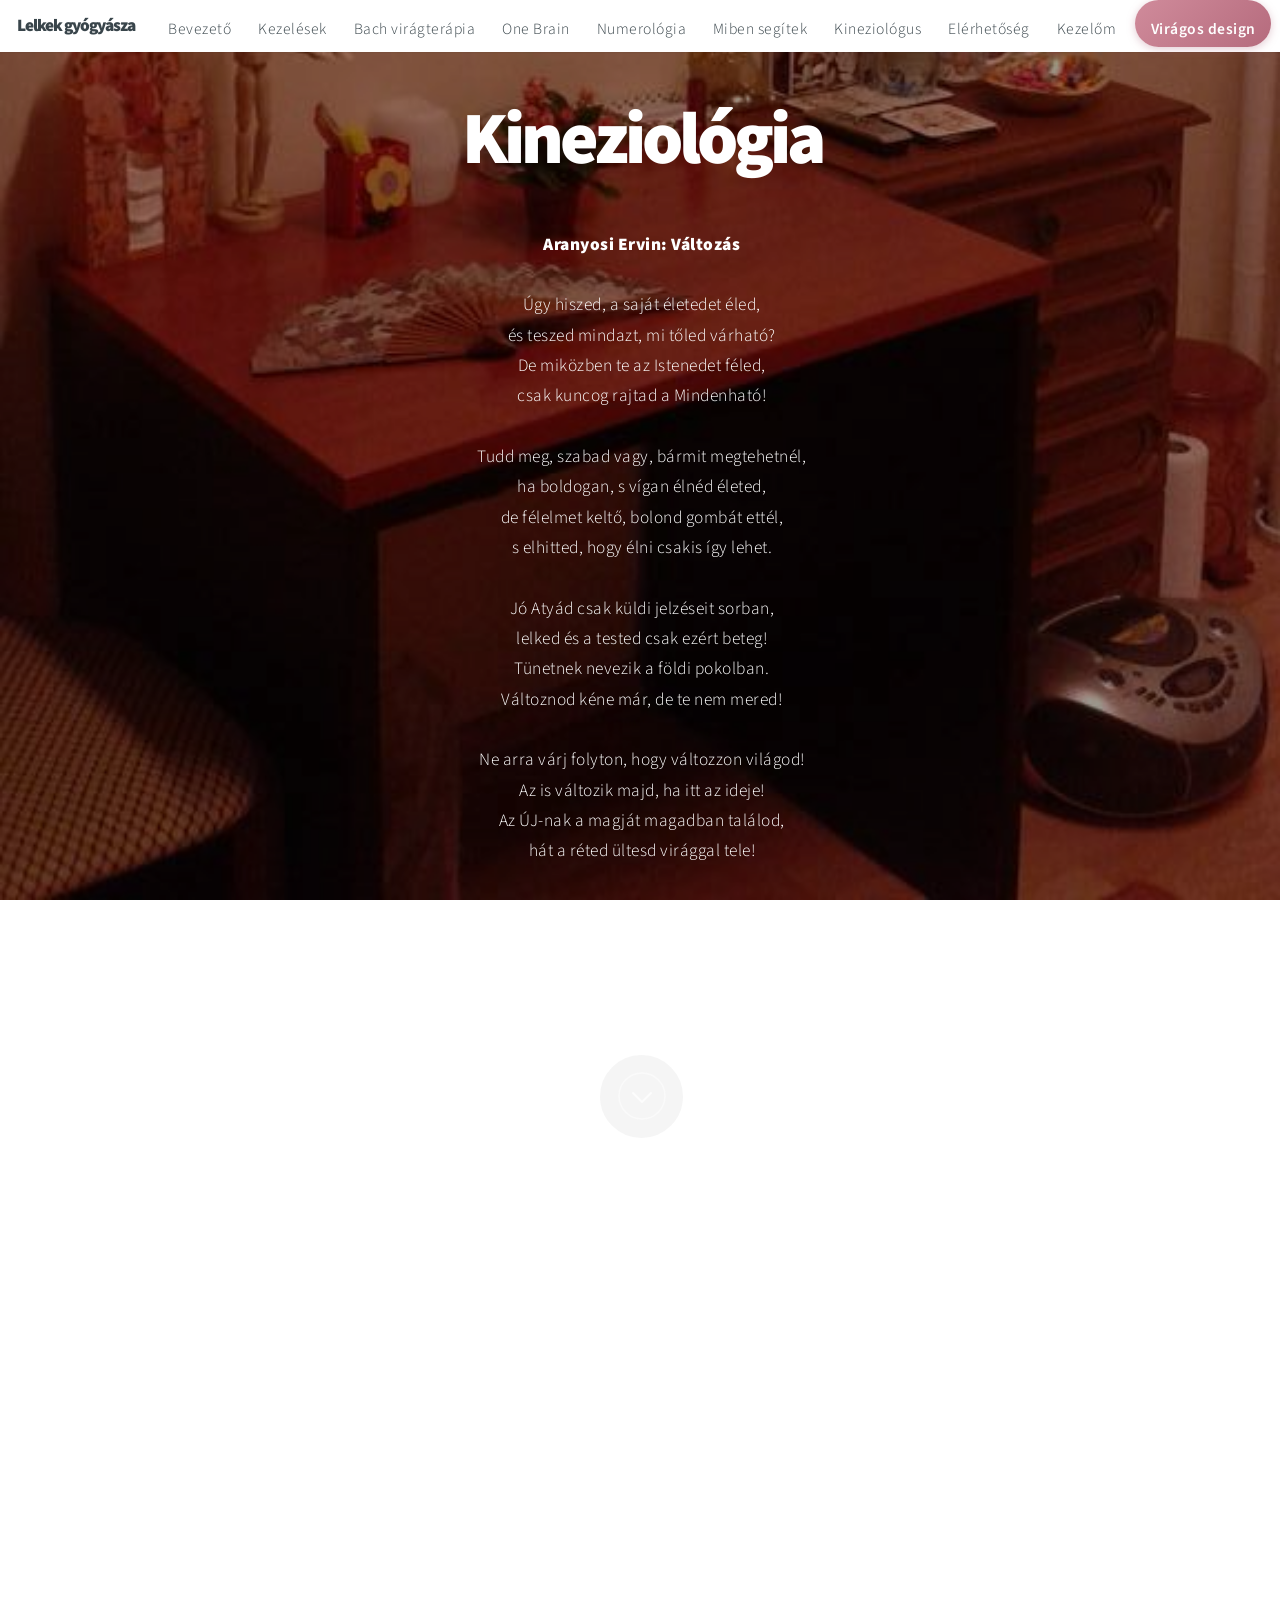
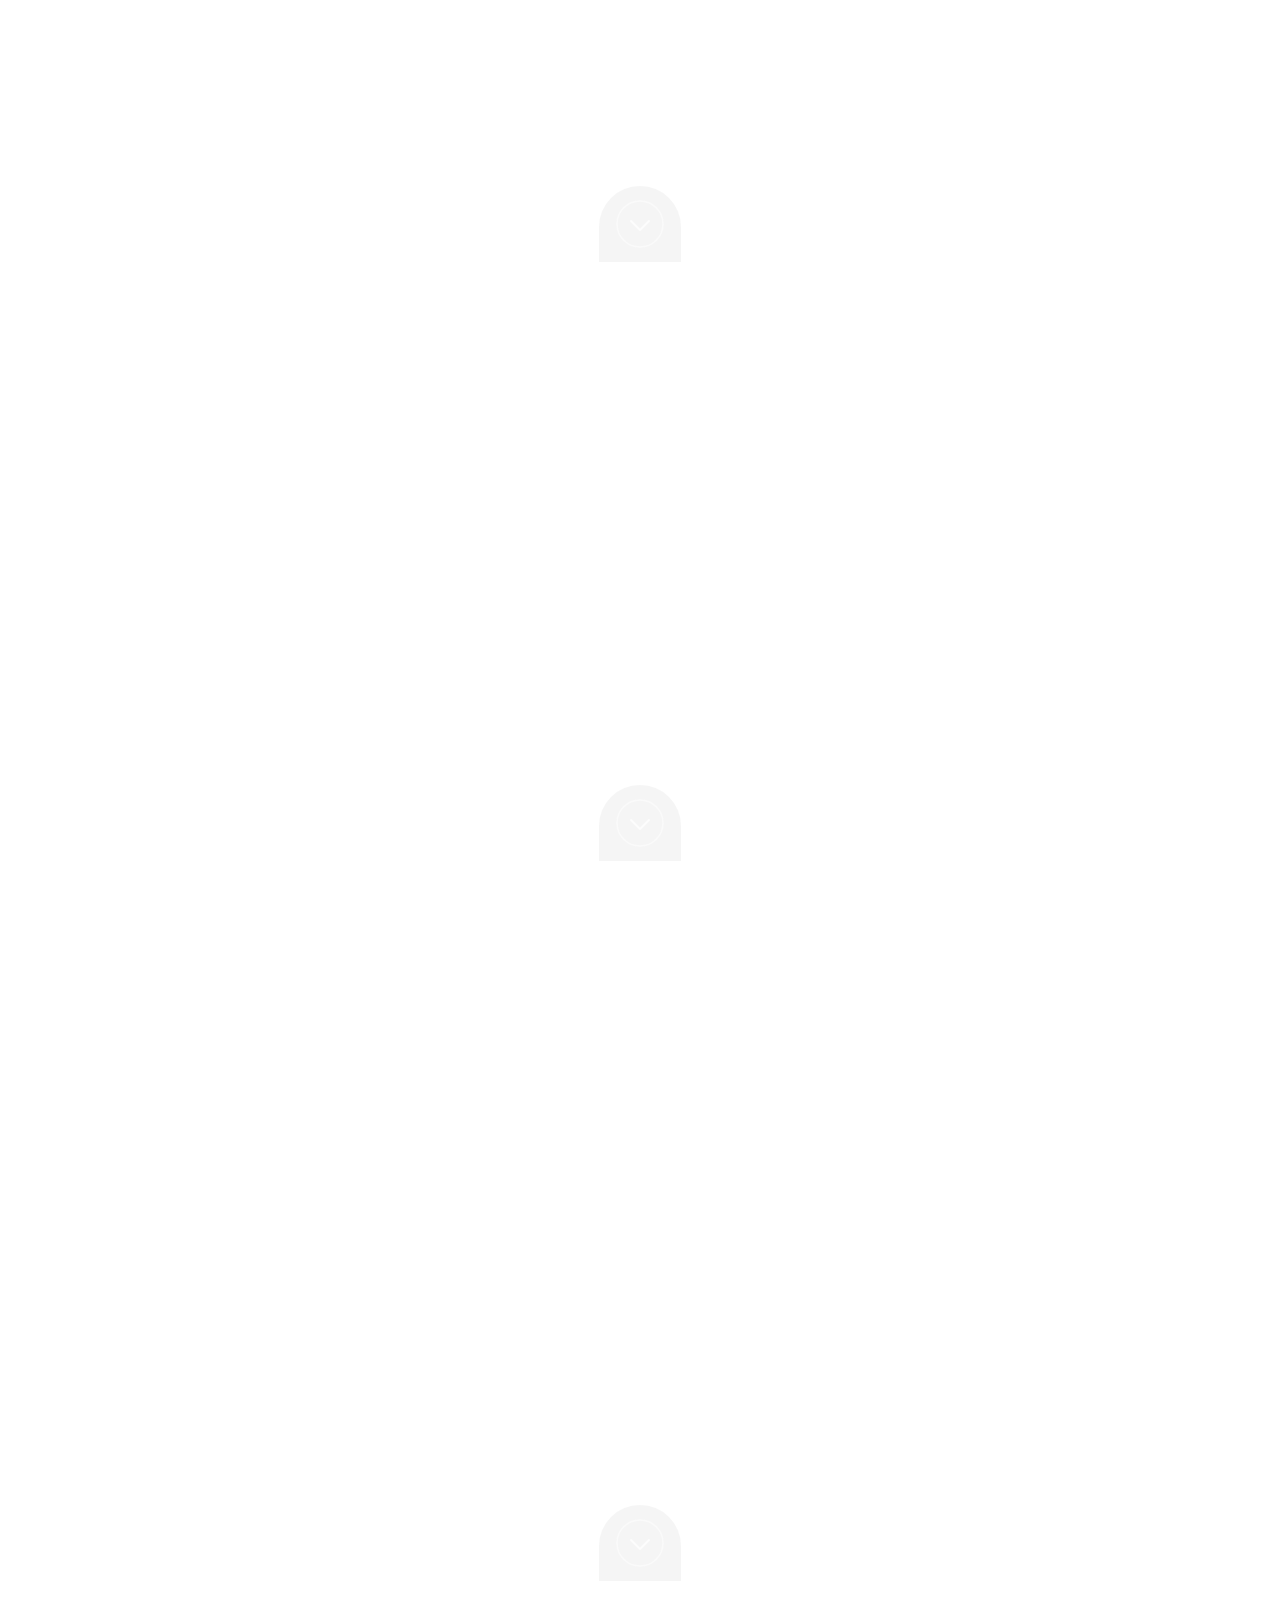
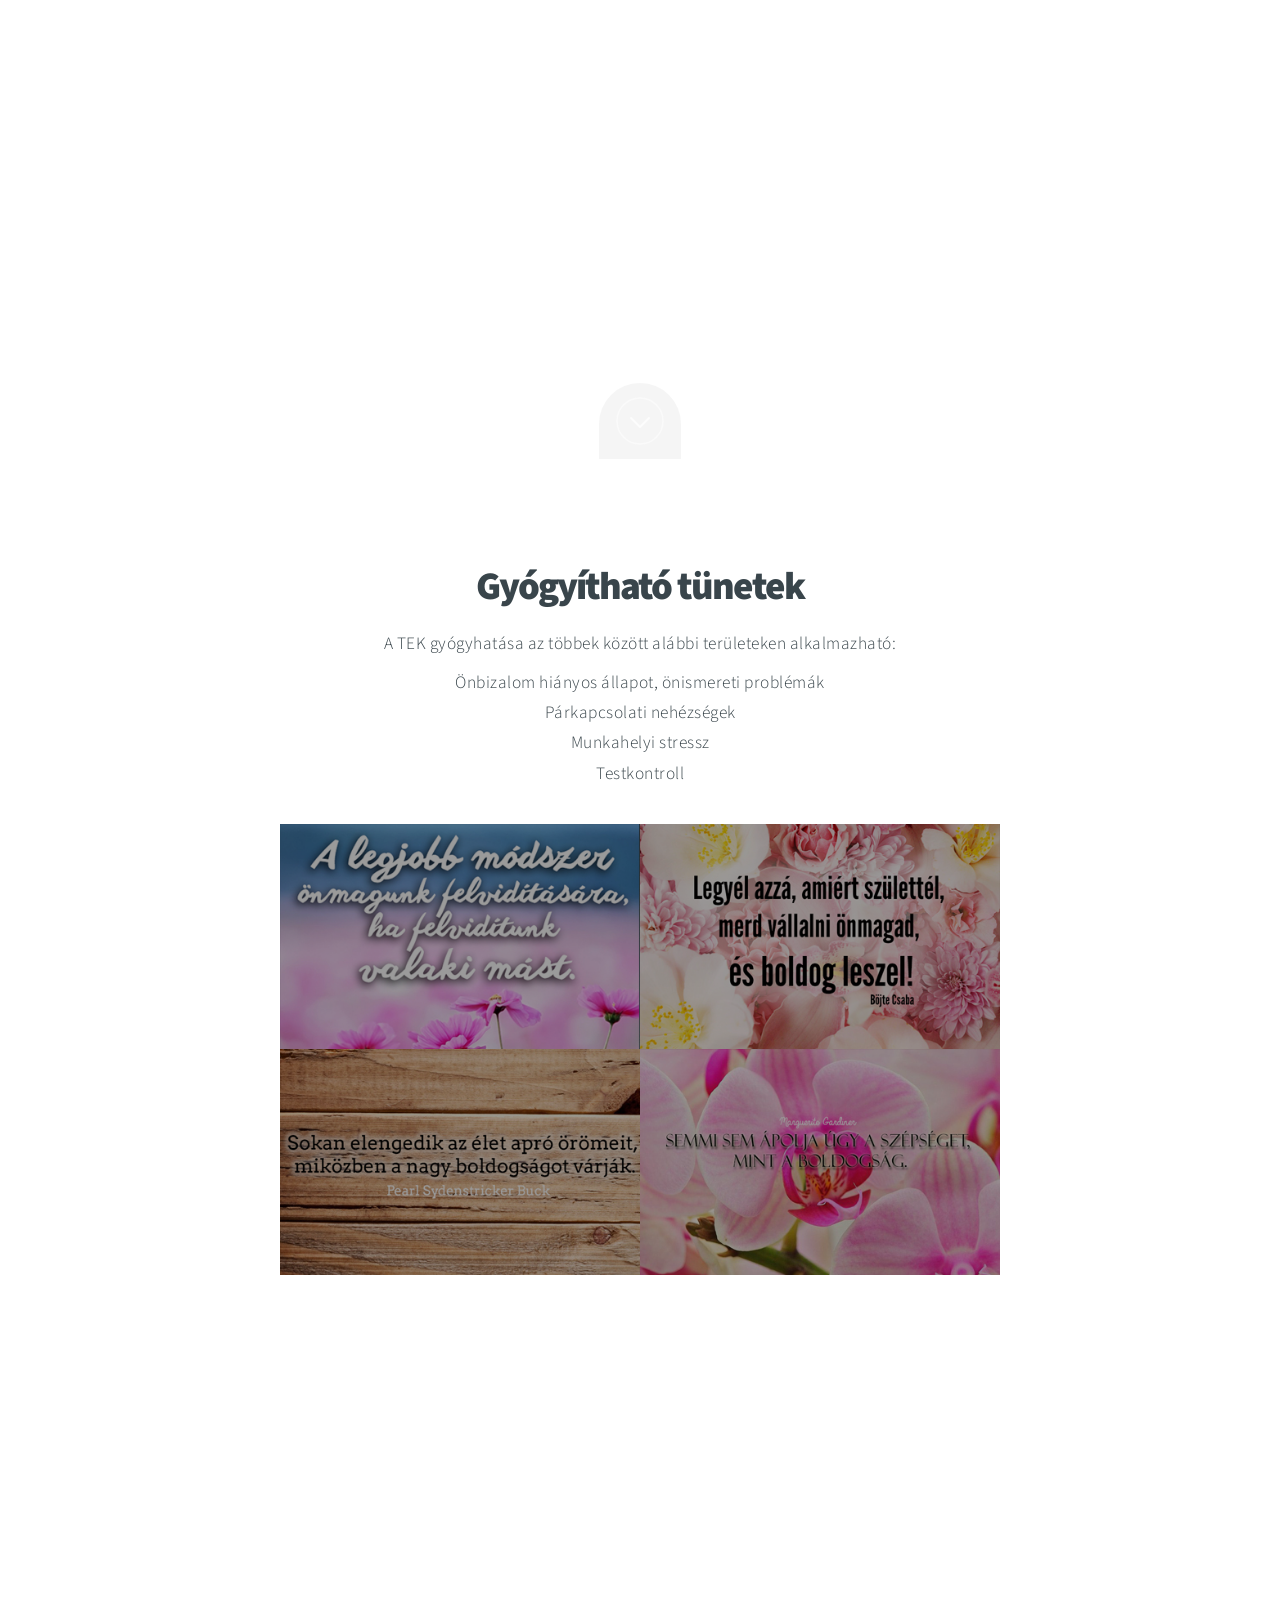
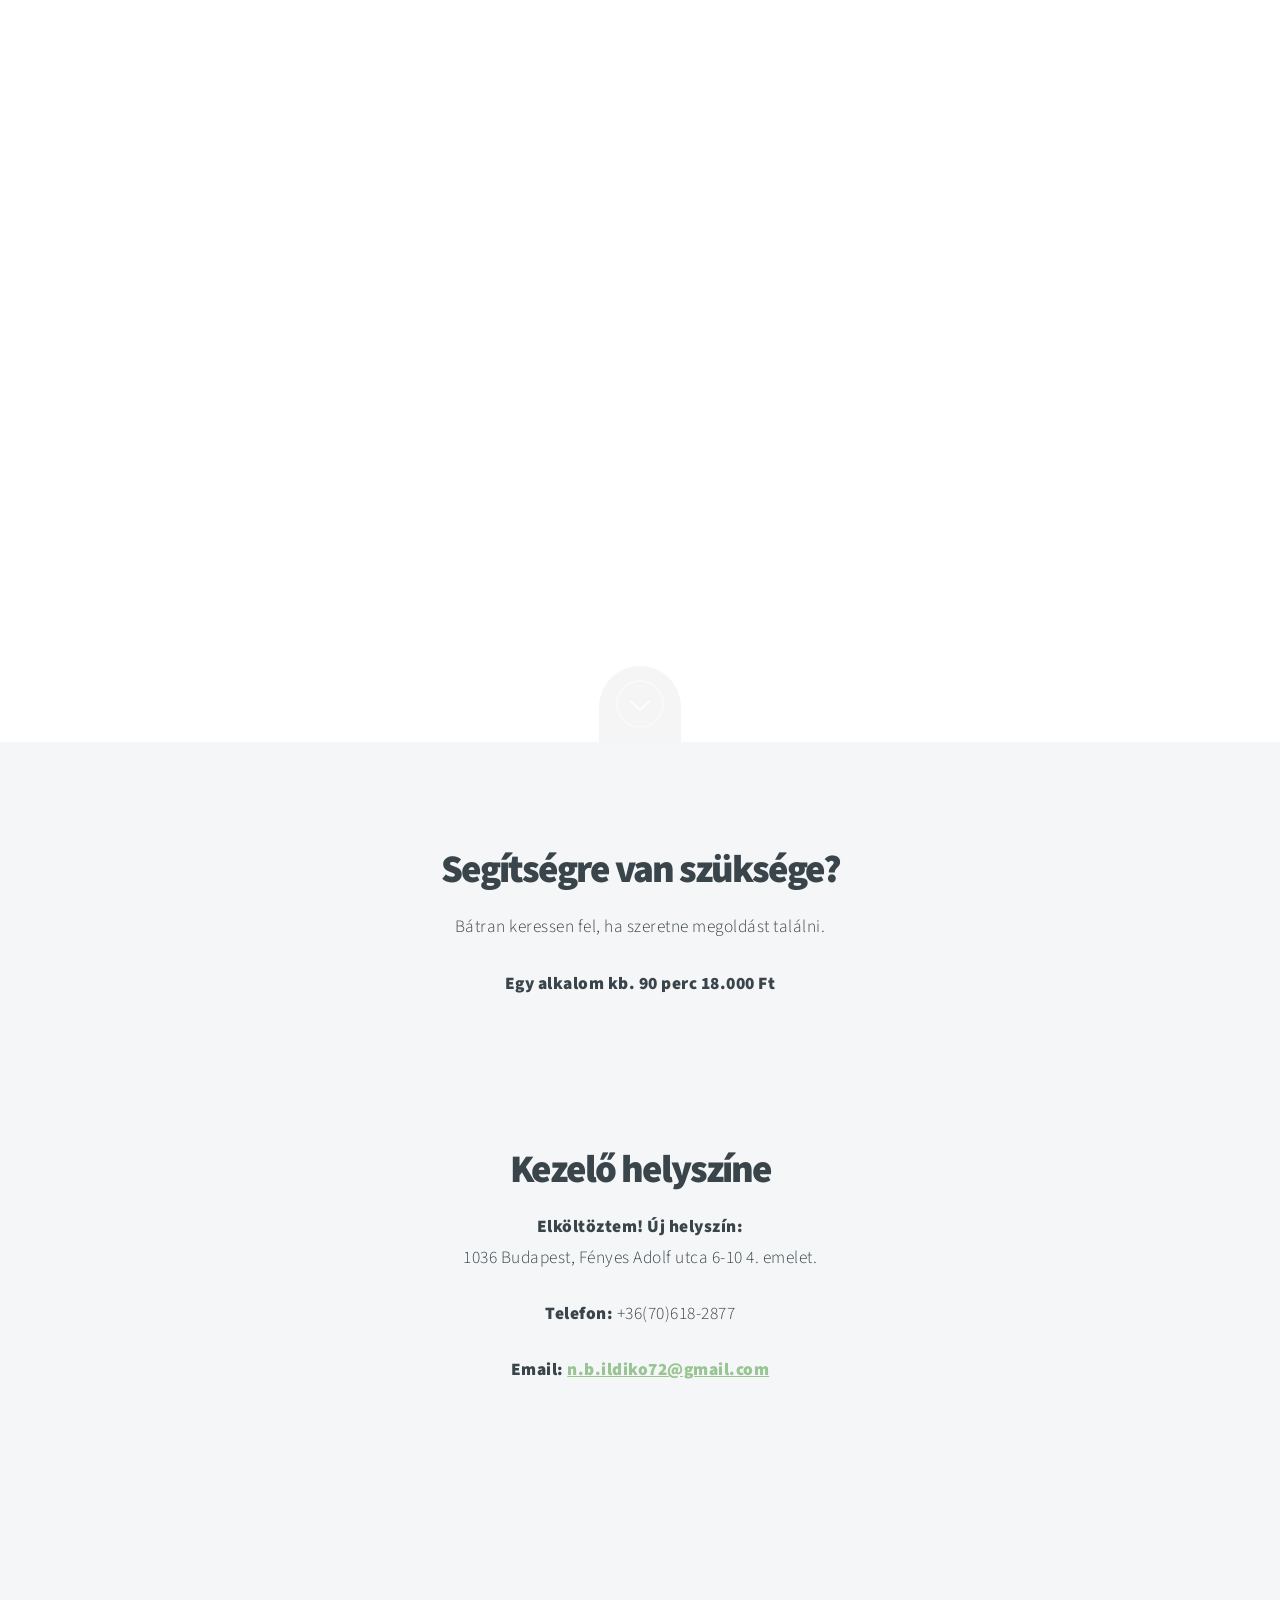
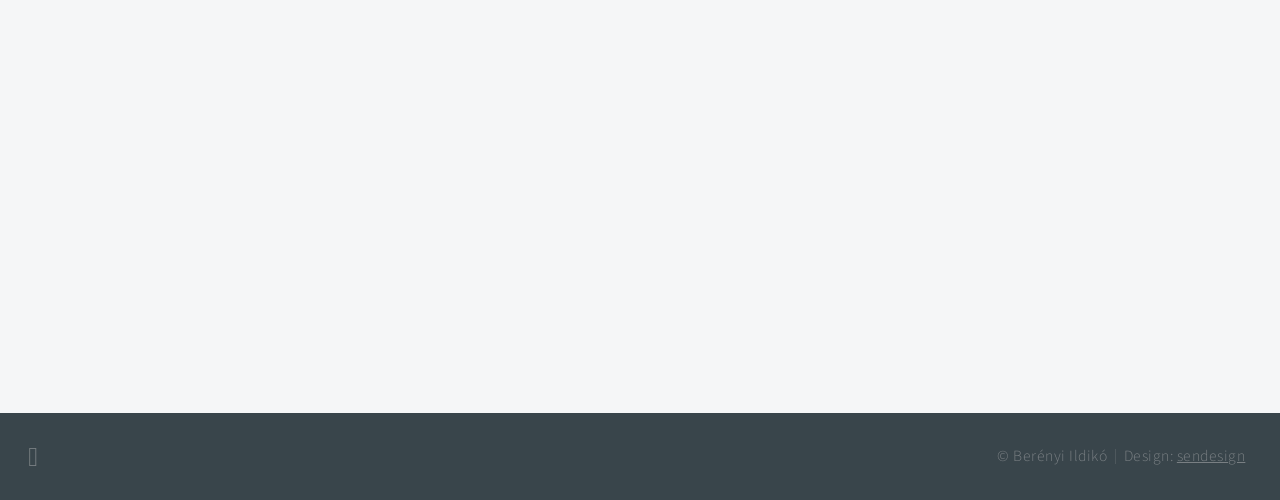
<file: index.html>
<!DOCTYPE HTML>
<html>
    <head>
        <title>Lelkek gyógyásza | Kezelések a jelen és múlt problémáira</title>
        <meta charset="utf-8"/>
        <meta name="description" content="Kineziológiai kezelések, One Brain, Numerológia és Bach virágterápia egy helyen. Kezeléseim segítenek, hogy Ön megszabaduljon a depressziójától és boldogabb legyen.">
        <meta name="keywords" content="kineziológia, numerológia, one brain, módszer, bach virágterápia, kezelés, önkezelés, segítség, depresszió ellen, terápia, ingyen, ingyenes kezelés, budapest, kezelő, terapeuta, természetgyógyászat">
        <meta name="viewport" content="width=device-width, initial-scale=1"/>
        <!--[if lte IE 8]>
        <meta http-equiv="Content-Type" content="text/html; charset=utf-8">
        <script src="assets/js/ie/html5shiv.js"></script><![endif]-->
        <link rel="stylesheet" href="assets/css/fontawesome-all.min.css"/>
        <link rel="stylesheet" href="assets/css/main.css"/>
        <link rel="shortcut icon" href="images/favicon.ico">
        <!--[if lte IE 8]><link rel="stylesheet" href="assets/css/ie8.css" /><![endif]-->
        <!--[if lte IE 9]><link rel="stylesheet" href="assets/css/ie9.css" /><![endif]-->
    </head>

    <body>

        <!-- Header -->
        <header id="header">
            <h1 id="logo">Lelkek gyógyásza</h1>
            <nav id="nav">
                <ul>
                    <li><a href="#intro">Bevezető</a></li>
                    <li><a href="#one">Kezelések</a></li>
                    <li><a href="#two">Bach virágterápia</a></li>
                    <li><a href="#three">One Brain</a></li>
                    <li><a href="#four">Numerológia</a></li>
                    <li><a href="#five">Miben segítek</a></li>
                    <li><a href="#six">Kineziológus</a></li>
                    <li><a href="#contact">Elérhetőség</a></li>
                    <li><a href="#map">Kezelőm</a></li>
                    <li><a href="viragos/index.html" target="_blank" rel="noopener" class="viragos-btn">Virágos design</a></li>
                </ul>
            </nav>
        </header>
        <style>
            #nav a.viragos-btn {
                background: linear-gradient(135deg, #d08b9b, #b56b7d);
                color: #fff !important;
                padding: 0.4em 1em;
                border-radius: 999px;
                font-weight: 600;
                box-shadow: 0 2px 8px rgba(176,107,125,0.35);
                transition: transform 0.2s ease, box-shadow 0.2s ease;
            }
            #nav a.viragos-btn:hover {
                transform: translateY(-1px);
                box-shadow: 0 4px 14px rgba(176,107,125,0.5);
            }
        </style>

        <!-- Intro -->
        <section id="intro" class="main style1 dark fullscreen">
            <div class="content container 75%">
                <header>
                    <h2>Kineziológia</h2>
                </header>
                <p>
                    <strong>Aranyosi Ervin: Változás</strong><br>
                    <br>
                    Úgy hiszed, a saját életedet éled,<br>
                    és teszed mindazt, mi tőled várható?<br>
                    De miközben te az Istenedet féled,<br>
                    csak kuncog rajtad a Mindenható!<br>
                    <br>
                    Tudd meg, szabad vagy, bármit megtehetnél,<br>
                    ha boldogan, s vígan élnéd életed,<br>
                    de félelmet keltő, bolond gombát ettél,<br>
                    s elhitted, hogy élni csakis így lehet.<br>
                    <br>
                    Jó Atyád csak küldi jelzéseit sorban,<br>
                    lelked és a tested csak ezért beteg!<br>
                    Tünetnek nevezik a földi pokolban.<br>
                    Változnod kéne már, de te nem mered!<br>
                    <br>
                    Ne arra várj folyton, hogy változzon világod!<br>
                    Az is változik majd, ha itt az ideje!<br>
                    Az ÚJ-nak a magját magadban találod,<br>
                    hát a réted ültesd virággal tele!<br>
                    <br>
                    S ha megmered tenni, változik világod,<br>
                    a napi szürkeséget napfény váltja fel.<br>
                    Olyat is látsz, amit ember sose látott,<br>
                    le a földi síkra a mennyet hozza el.
                </p>
                <footer>
                    <a href="#one" class="button style2 down">More</a>
                </footer>
            </div>
        </section>

        <!-- One -->
        <section id="one" class="main style2 right dark fullscreen">
            <div class="content box style2">
                <header>
                    <h2>Kineziológia</h2>
                </header>
                <p>A Transzgenerációs Epigenetikus Kineziológia (TEK) olyan speciális tanácsadó rendszer, mely több idősíkban és dimenzióban vizsgálja a probléma kialakulási és megoldási mintát, s ezzel a legteljesebb tanácsadási lehetőséget biztosítja az ügyfél számára. Speciális technikákkal feltérképezhető, hogy milyen dimenziókban, melyik generációnkban blokkolódtak, vagy léptek működésbe azok a minták, amelyek a jövőbeli célunk megvalósítását akadályozzák. Megváltozott emberi kapcsolatok, kiegyensúlyozott, harmonikus életvitel, a testsúly rendeződése a legbiztosabb jelei a változásnak.

                A generációs háttér feltérképezésének eredményeképpen a kezelések pozitív hatása ügyfelünk családjában is érvényesül.</p>
            </div>
            <a href="#two" class="button style2 down anchored">Next</a>
        </section>

        <!-- Two -->
        <section id="two" class="main style2 left dark fullscreen">
            <div class="content box style2">
                <header>
                    <h2>Bach virágterápia</h2>
                </header>
                <p>A Bach virágterápia, mint az öngyógyítás nagyszerű módszere segít megtalálni a lelki harmóniát, a megnyugvást és a békét ebben a rohanó világban. A Bach-virágterápia egyszerű és mellékhatásoktól mentes, ezért a cseppek egyre több család házi patikájának állandó részét képezik. A Bach-virágterápia sikere egyszerűségében rejlik, egyszerű, praktikus, így használata a mindennapokban bármikor áldásos hatású. A Bach-virágterápia hatékony kiegészítője lehet bármilyen terápiának is: jól kombinálható a hagyományos orvosi és a természetgyógyászati módszerekkel.</p>
            </div>
            <a href="#three" class="button style2 down anchored">Next</a>
        </section>

        <!-- Three -->
        <section id="three" class="main style2 right dark fullscreen">
            <div class="content box style2">
                <header>
                    <h2>One Brain módszer</h2>
                </header>
                <p>Ez a módszer különösen hatékony az érzelmi stressz oldásban, és mondhatjuk, hogy minden szinten oldást ér el a páciensnél, hiszen a testtel, a tudatossággal és a tudatalattival egyaránt foglalkozik. A célja, hogy feltárja a múltban eltárolt negatív érzelmeket, hogy ne azok alapján döntsünk a jelenben ne emlékek, rossz beidegződések vezéreljék cselekedeteinket, hanem szabadon, tudatosan válasszunk, tudva, hogy mindig van választás, és ezáltal kihasználjuk a bennünk rejlő képességeinket. Hogy mindezt elérje, a facilitator (kezelő) különböző stressz oldási technikákat alkalmaz, amelyek segítségével a páciens megszabadulhat a múltbéli eseményekhez tapadó negatív érzelmi töltéstől, majd további, otthon is elvégzendő korrekciós gyakorlatokkal (pl. keresztprogramozás a két agyfélteke működésének integrálására) erősíti meg az érzelmi stressz oldást.</p>
            </div>
            <a href="#four" class="button style2 down anchored">Next</a>
        </section>

        <!-- Four -->
        <section id="four" class="main style2 left dark fullscreen">
            <div class="content box style2">
                <header>
                    <h2>Numerológia</h2>
                </header>
                <p>A numerológia (számmisztika) az asztrológia édestestvére, sok ezer éves tapasztalati tudomány, amely a születés számaiból, és a név betűinek számértékéből következtet. A számok szimbólum rendszerében, benne van sorsunk, személyiségünk, jellemünk, valamint életünk hosszabb és rövidebb ciklusai, és sorsfordulóink is.</p>
            </div>
            <a href="#five" class="button style2 down anchored">Next</a>
        </section>

        <!-- Five -->
        <section id="five" class="main style3 primary">
            <div class="content container">
                <header>
                    <h2>Gyógyítható tünetek</h2>
                    <p>A TEK gyógyhatása az többek között alábbi területeken alkalmazható:</p>
                    Önbizalom hiányos állapot, önismereti problémák<br>
                    Párkapcsolati nehézségek<br>
                    Munkahelyi stressz<br>
                    Testkontroll
                </header>

                <!-- Lightbox Gallery -->
                <div class="container 75% gallery">
                    <div class="row 0% images">
                        <div class="6u 12u(mobile)"><a href="images/fulls/01.jpg" class="image fit from-left"><img src="images/thumbs/01.jpg" title="Legjobb módszer" alt=""/></a></div>
                        <div class="6u 12u(mobile)"><a href="images/fulls/02.jpg" class="image fit from-right"><img src="images/thumbs/02.jpg" title="Bőjte Csaba idézet" alt=""/></a></div>
                    </div>
                    <div class="row 0% images">
                        <div class="6u 12u(mobile)"><a href="images/fulls/03.jpg" class="image fit from-left"><img src="images/thumbs/03.jpg" title="Az élet apró örömei" alt=""/></a></div>
                        <div class="6u 12u(mobile)"><a href="images/fulls/04.jpg" class="image fit from-right"><img src="images/thumbs/04.jpg" title="Boldogság" alt=""/></a></div>
                    </div>
                </div>
            </div>
        </section>

        <!-- Six -->
        <section id="six" class="main style2 left dark fullscreen">
            <div class="content box style2">
                <header>
                    <h2>Nagyné Berényi Ildikó vagyok</h2>
                </header>
                <p>Nagyné Berényi Ildikó vagyok, Kineziológus, TEK-tanácsadó, Numerológia és Bach-virágterápia tanácsadó. 22 évesen próbáltam ki először a kineziológiát, különleges módszernek tartottam, teljesen elvarázsolt, nagyon sokat segített a problémáim megoldásában, megváltoztatta az élethez való hozzáállásomat. A következő meghatározó élmény az Agykontroll volt számomra, olyan dolgot nyitott meg bennem, hogy egy teljesen más irányban kezdjem élni az életemet a munka terén, akkor gondolkoztam el a segítő pályán. Úgy éreztem kinyílhat a világ előttem, mint terapeuta. Rövid időn belől rátaláltam az Európa Akadémiára, ahol színvonalas, elismert kineziológiai oktatóktól tanulhattam. Elvégeztem közben (ETI/GYEMSZI) az egészségügy és természetgyógyász modulokat is, majd utána sikeres Kineziológia vizsgát tettem. Közben Reiki mesterré váltam, megtanultam a kristályprogramozást, radiesztéziát és még a rajzelemzésbe is beletekintettem. Később a kinezilológia egy új ágát kezdtem el tanulni, a TEK-et (Transzgenerációs Epigenetikus Kineziológia), kezeléseim során ezt a módszert alkalmazom. A tanulást ezek után sem hagytam abba, folyamatosan képzem magam. Jelenleg a Rendszerakadémián a Családállító (csoportos és egyéni) módszert tanulom. Nagyon fontos számomra, hogy jobb állapotban, jó kedvvel hagyja el a kezelőmet a Kliens és azt lássam a szemében, hogy elégedett volt!</p>
            </div>
            <a href="#contact" class="button style2 down anchored">Next</a>
        </section>

        <!-- Contact -->
        <section id="contact" class="main style3 secondary">
            <div class="content container">
                <header>
                    <h2>Segítségre van szüksége?</h2>
                    <p>Bátran keressen fel, ha szeretne megoldást találni.</p>
                    <p><b>Egy alkalom kb. 90 perc 18.000 Ft</b></p>
                </header>
            </div>
        </section>

        <!-- Google Maps -->
        <section id="map" class="main style3 secondary">
            <div class="content container">
                <header>
                    <h2>Kezelő helyszíne</h2>
                    <p>
                        <strong>Elköltöztem! Új helyszín:</strong><br>
                        1036 Budapest, Fényes Adolf utca 6-10 4. emelet.
                    </p>
                    <p><b>Telefon:</b> +36(70)618-2877</p>
                    <p><b>Email: <a href="mailto:n.b.ildiko72@gmail.com">n.b.ildiko72@gmail.com</a></b></p>
                </header>

                <style>
                    .google-maps { position: relative; padding-bottom: 50%; height: 0; overflow: hidden; }
                    .google-maps iframe { position: absolute; top: 0; left: 0; width: 100% !important; height: 100% !important; }
                </style>
                <div class="google-maps">
                    <iframe src="https://www.google.com/maps/embed?pb=!1m18!1m12!1m3!1d2693.3!2d19.0415!3d47.5465!2m3!1f0!2f0!3f0!3m2!1i1024!2i768!4f13.1!3m3!1m2!1s0x4741d959!2zQnVkYXBlc3QsIEbDqW55ZXMgQWRvbGYgdXRjYSA2LTEwLCAxMDM2!5e0!3m2!1shu!2shu" width="600" height="450" frameborder="0" style="border:0" allowfullscreen></iframe>
                </div>
            </div>
        </section>

        <!-- Footer -->
        <footer id="footer">
            <ul class="actions">
                <li><a href="#" class="icon brands fa-facebook-f"><span class="label">Facebook</span></a></li>
            </ul>
            <ul class="menu">
                <li>&copy; Berényi Ildikó</li><li>Design: <a href="http://www.sendesign.hu/">sendesign</a></li>
            </ul>
        </footer>

        <!-- Scripts -->
        <script src="assets/js/jquery.min.js"></script>
        <script src="assets/js/jquery.poptrox.min.js"></script>
        <script src="assets/js/jquery.scrolly.min.js"></script>
        <script src="assets/js/jquery.scrollex.min.js"></script>
        <script src="assets/js/skel.min.js"></script>
        <script src="assets/js/util.js"></script>
        <!--[if lte IE 8]><script src="assets/js/ie/respond.min.js"></script><![endif]-->
        <script src="assets/js/main.js"></script>

    </body>
</html>
</file>
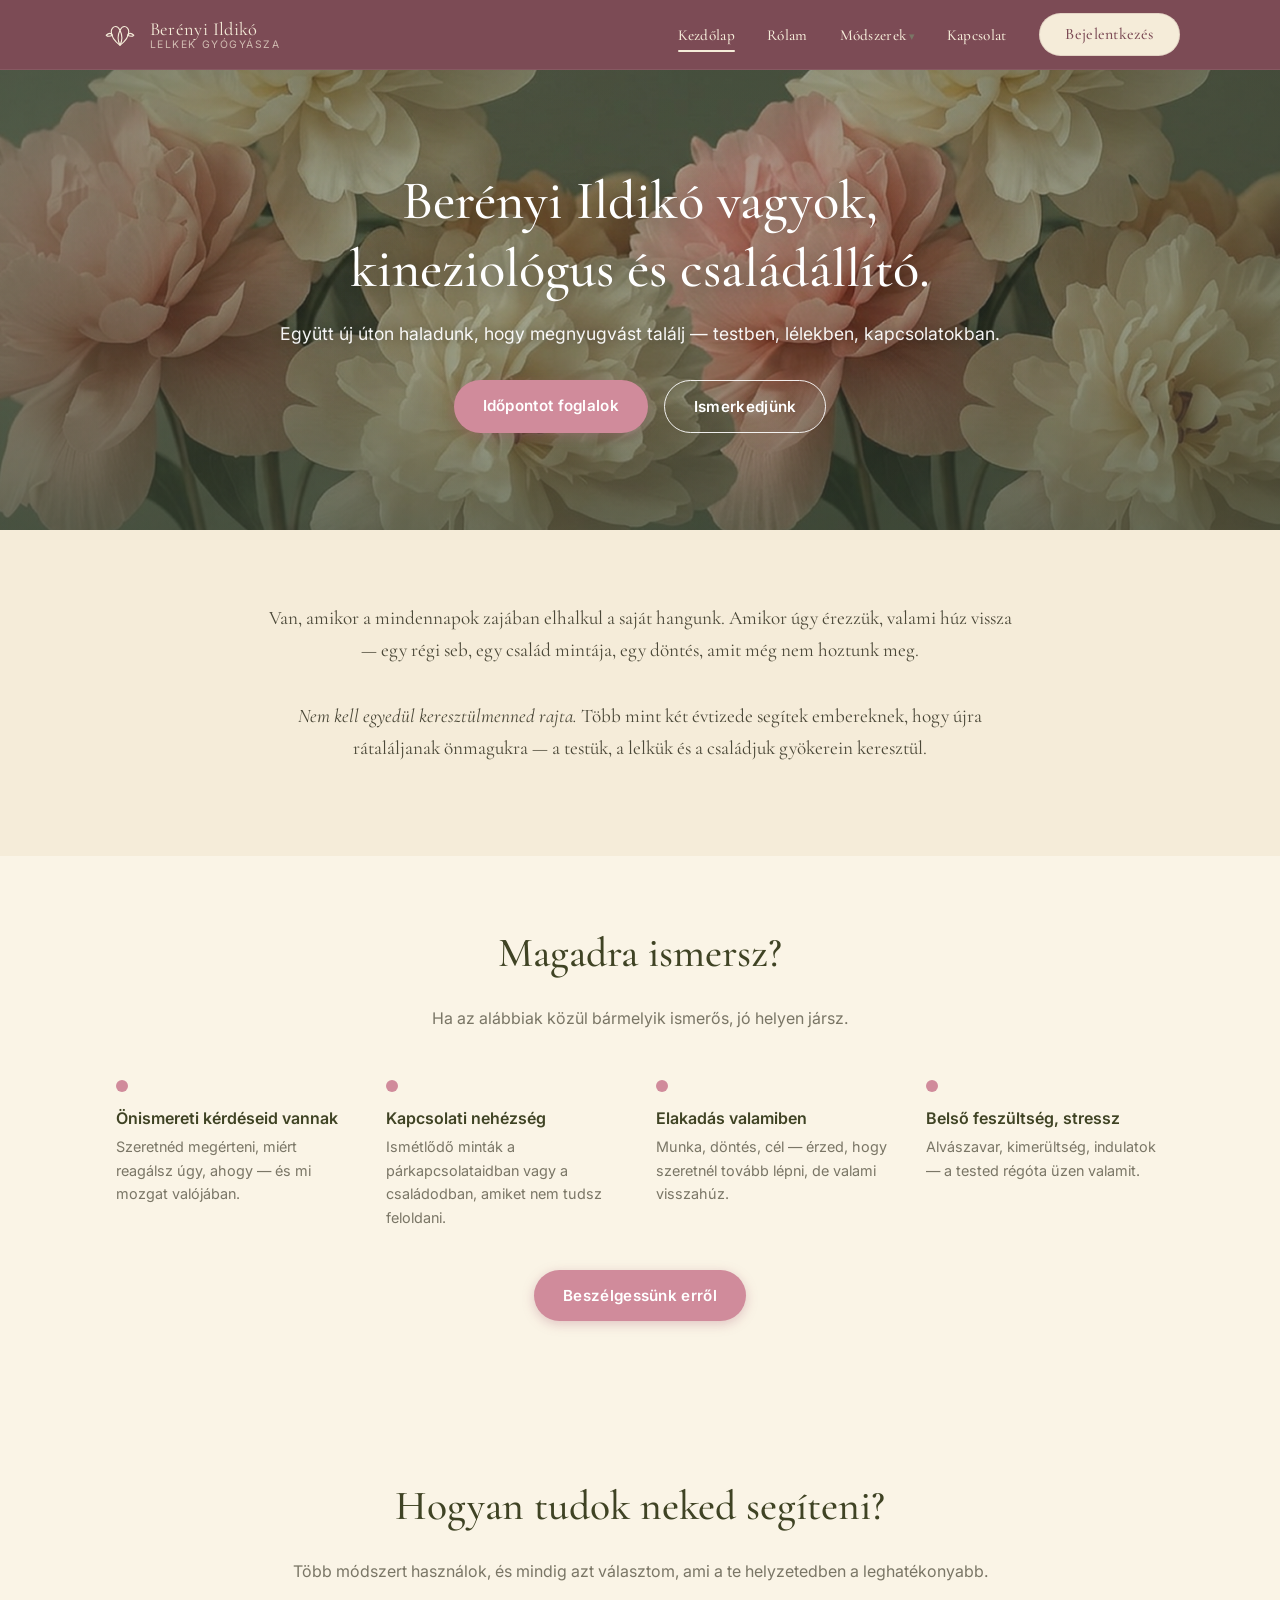
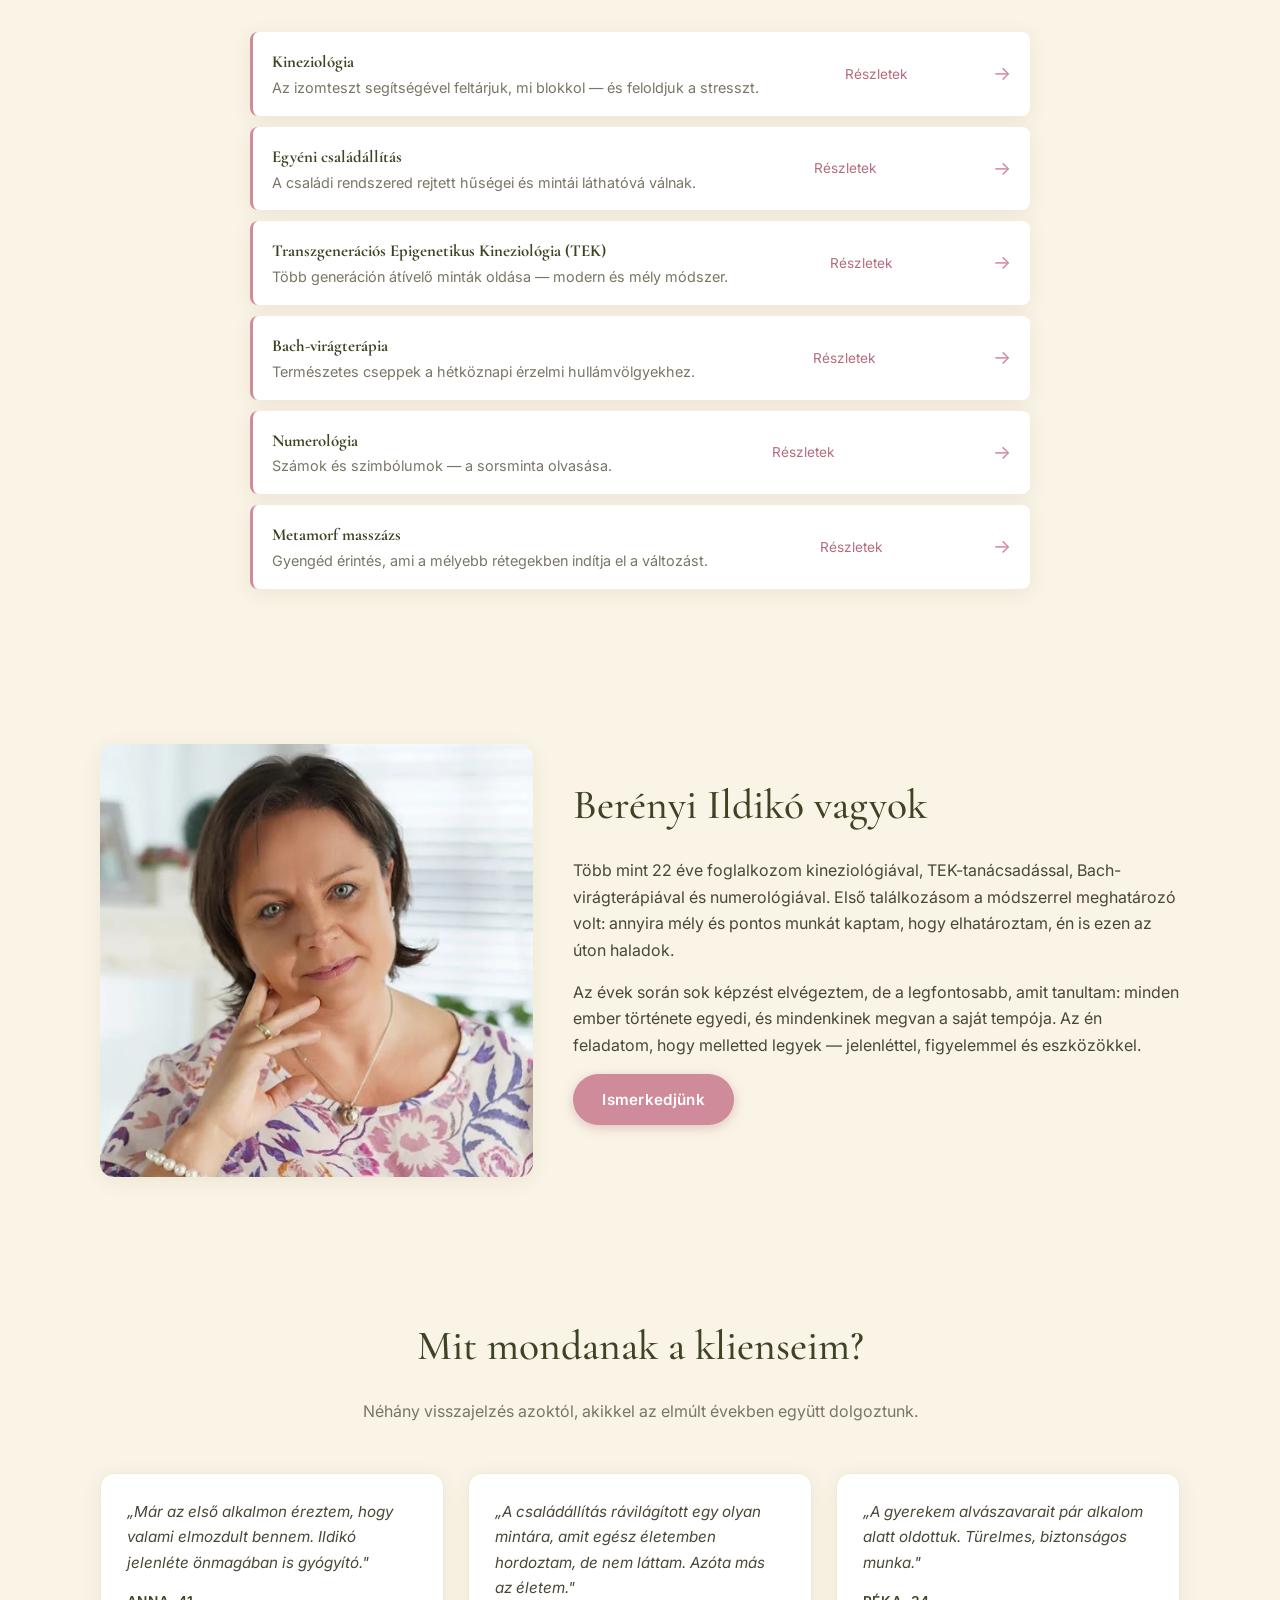
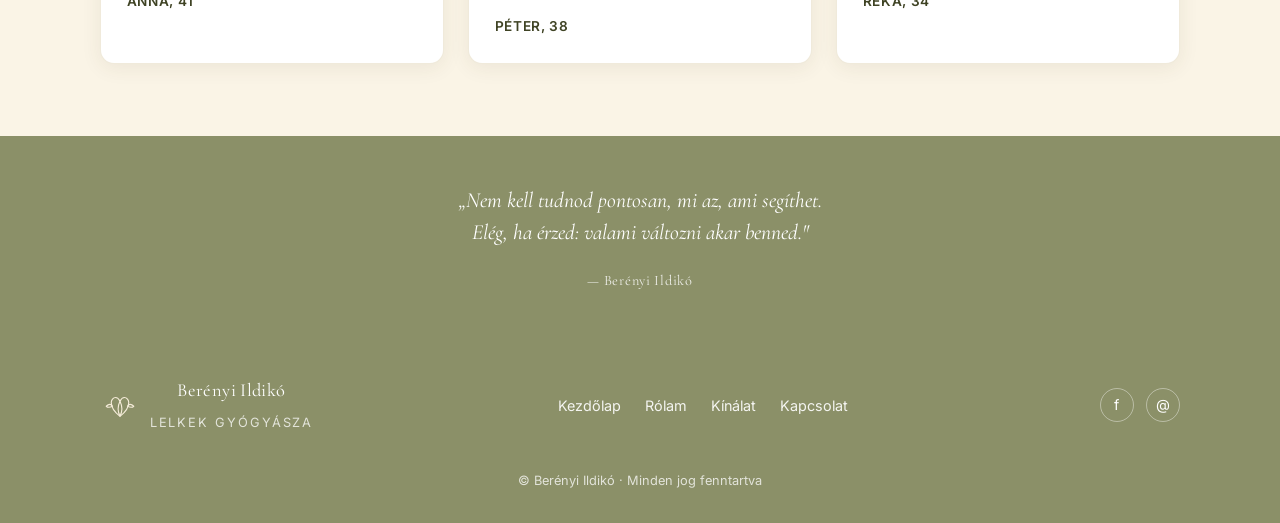
<file: viragos/index.html>
<!DOCTYPE html>
<html lang="hu">
<head>
    <meta charset="UTF-8">
    <meta name="viewport" content="width=device-width, initial-scale=1.0">
    <title>Berényi Ildikó — Kineziológus és családállító | Lelkek gyógyásza</title>
    <meta name="description" content="Kineziológia, egyéni családállítás, Bach-virágterápia, numerológia és metamorf masszázs Berényi Ildikóval. Együtt új úton haladunk, hogy megnyugvást találj.">
    <link rel="preconnect" href="https://fonts.googleapis.com">
    <link rel="preconnect" href="https://fonts.gstatic.com" crossorigin>
    <link rel="stylesheet" href="https://fonts.googleapis.com/css2?family=Cormorant+Garamond:wght@400;500;600&family=Inter:wght@400;500;600;700&display=swap">
    <link rel="stylesheet" href="css/style.css">
</head>
<body>

<header class="site-header">
    <div class="container">
        <a href="index.html" class="brand"><span class="brand-mark"></span><span class="brand-name">Berényi Ildikó<small>Lelkek gyógyásza</small></span></a>
        <button class="menu-toggle" aria-label="Menü">☰</button>
        <nav class="main-nav" id="mainNav">
            <ul>
                <li><a href="index.html" class="active">Kezdőlap</a></li>
                <li><a href="hitvallasom.html">Rólam</a></li>
                <li class="has-dropdown">
                    <a href="#" class="dd-trigger">Módszerek</a>
                    <ul class="dd-menu">
                        <li><a href="kineziologia.html">Kineziológia</a></li>
                        <li><a href="egyeni-csaladallitas.html">Egyéni Családállítás</a></li>
                        <li><a href="bach-viragterapia.html">Bach-virágterápia</a></li>
                        <li><a href="numerologia.html">Numerológia</a></li>
                        <li><a href="tek.html">Transzgenerációs Epigen. Kineziológia</a></li>
                        <li><a href="metamorf-masszazs.html">Metamorf masszázs</a></li>
                    </ul>
                </li>
                <li><a href="kapcsolat.html">Kapcsolat</a></li>
                <li><a href="kapcsolat.html" class="btn-login">Bejelentkezés</a></li>
            </ul>
        </nav>
    </div>
</header>

<section class="hero">
    <div class="hero-inner">
        <h1>Berényi Ildikó vagyok,<br>kineziológus és családállító.</h1>
        <p class="lead">Együtt új úton haladunk, hogy megnyugvást találj — testben, lélekben, kapcsolatokban.</p>
        <div class="hero-actions">
            <a href="kapcsolat.html" class="btn btn-rose">Időpontot foglalok</a>
            <a href="hitvallasom.html" class="btn btn-outline">Ismerkedjünk</a>
        </div>
    </div>
</section>

<section class="section-cream-alt">
    <div class="container-sm" style="text-align:center;">
        <p style="font-family:var(--serif); font-size:1.2rem; color:var(--text); line-height:1.7;">
            Van, amikor a mindennapok zajában elhalkul a saját hangunk. Amikor úgy érezzük, valami húz vissza — egy régi seb, egy család mintája, egy döntés, amit még nem hoztunk meg.
            <br><br>
            <em>Nem kell egyedül keresztülmenned rajta.</em> Több mint két évtizede segítek embereknek, hogy újra rátaláljanak önmagukra — a testük, a lelkük és a családjuk gyökerein keresztül.
        </p>
    </div>
</section>

<section>
    <div class="container">
        <div class="section-header">
            <h2>Magadra ismersz?</h2>
            <p>Ha az alábbiak közül bármelyik ismerős, jó helyen jársz.</p>
        </div>
        <div class="feature-4">
            <div class="item">
                <span class="dot"></span>
                <h4>Önismereti kérdéseid vannak</h4>
                <p>Szeretnéd megérteni, miért reagálsz úgy, ahogy — és mi mozgat valójában.</p>
            </div>
            <div class="item">
                <span class="dot"></span>
                <h4>Kapcsolati nehézség</h4>
                <p>Ismétlődő minták a párkapcsolataidban vagy a családodban, amiket nem tudsz feloldani.</p>
            </div>
            <div class="item">
                <span class="dot"></span>
                <h4>Elakadás valamiben</h4>
                <p>Munka, döntés, cél — érzed, hogy szeretnél tovább lépni, de valami visszahúz.</p>
            </div>
            <div class="item">
                <span class="dot"></span>
                <h4>Belső feszültség, stressz</h4>
                <p>Alvászavar, kimerültség, indulatok — a tested régóta üzen valamit.</p>
            </div>
        </div>
        <p style="text-align:center; margin-top:2.5rem;">
            <a href="kapcsolat.html" class="btn btn-rose">Beszélgessünk erről</a>
        </p>
    </div>
</section>

<section class="section-cream">
    <div class="container">
        <div class="section-header">
            <h2>Hogyan tudok neked segíteni?</h2>
            <p>Több módszert használok, és mindig azt választom, ami a te helyzetedben a leghatékonyabb.</p>
        </div>
        <ul class="list-check" style="max-width:780px; margin:0 auto;">
            <li>
                <span><strong>Kineziológia</strong><br><span>Az izomteszt segítségével feltárjuk, mi blokkol — és feloldjuk a stresszt.</span></span>
                <a href="kineziologia.html" style="color:var(--rose-dark); font-size:0.85rem;">Részletek</a>
            </li>
            <li>
                <span><strong>Egyéni családállítás</strong><br><span>A családi rendszered rejtett hűségei és mintái láthatóvá válnak.</span></span>
                <a href="egyeni-csaladallitas.html" style="color:var(--rose-dark); font-size:0.85rem;">Részletek</a>
            </li>
            <li>
                <span><strong>Transzgenerációs Epigenetikus Kineziológia (TEK)</strong><br><span>Több generáción átívelő minták oldása — modern és mély módszer.</span></span>
                <a href="tek.html" style="color:var(--rose-dark); font-size:0.85rem;">Részletek</a>
            </li>
            <li>
                <span><strong>Bach-virágterápia</strong><br><span>Természetes cseppek a hétköznapi érzelmi hullámvölgyekhez.</span></span>
                <a href="bach-viragterapia.html" style="color:var(--rose-dark); font-size:0.85rem;">Részletek</a>
            </li>
            <li>
                <span><strong>Numerológia</strong><br><span>Számok és szimbólumok — a sorsminta olvasása.</span></span>
                <a href="numerologia.html" style="color:var(--rose-dark); font-size:0.85rem;">Részletek</a>
            </li>
            <li>
                <span><strong>Metamorf masszázs</strong><br><span>Gyengéd érintés, ami a mélyebb rétegekben indítja el a változást.</span></span>
                <a href="metamorf-masszazs.html" style="color:var(--rose-dark); font-size:0.85rem;">Részletek</a>
            </li>
        </ul>
    </div>
</section>

<section>
    <div class="container">
        <div class="about-block">
            <img src="images/ildiko.jpg" alt="Berényi Ildikó portréja">
            <div class="txt">
                <h2>Berényi Ildikó vagyok</h2>
                <p>Több mint 22 éve foglalkozom kineziológiával, TEK-tanácsadással, Bach-virágterápiával és numerológiával. Első találkozásom a módszerrel meghatározó volt: annyira mély és pontos munkát kaptam, hogy elhatároztam, én is ezen az úton haladok.</p>
                <p>Az évek során sok képzést elvégeztem, de a legfontosabb, amit tanultam: minden ember története egyedi, és mindenkinek megvan a saját tempója. Az én feladatom, hogy melletted legyek — jelenléttel, figyelemmel és eszközökkel.</p>
                <p><a href="hitvallasom.html" class="btn btn-rose">Ismerkedjünk</a></p>
            </div>
        </div>
    </div>
</section>

<section class="section-cream">
    <div class="container">
        <div class="section-header">
            <h2>Mit mondanak a klienseim?</h2>
            <p>Néhány visszajelzés azoktól, akikkel az elmúlt években együtt dolgoztunk.</p>
        </div>
        <div class="grid grid-3">
            <div class="testimonial">
                <p>„Már az első alkalmon éreztem, hogy valami elmozdult bennem. Ildikó jelenléte önmagában is gyógyító."</p>
                <div class="who">Anna, 41</div>
            </div>
            <div class="testimonial">
                <p>„A családállítás rávilágított egy olyan mintára, amit egész életemben hordoztam, de nem láttam. Azóta más az életem."</p>
                <div class="who">Péter, 38</div>
            </div>
            <div class="testimonial">
                <p>„A gyerekem alvászavarait pár alkalom alatt oldottuk. Türelmes, biztonságos munka."</p>
                <div class="who">Réka, 34</div>
            </div>
        </div>
    </div>
</section>

<section class="decorative-quote">
    <div class="container-sm">
        <p>„Nem kell tudnod pontosan, mi az, ami segíthet.<br>Elég, ha érzed: valami változni akar benned."</p>
        <small>— Berényi Ildikó</small>
    </div>
</section>

<footer class="site-footer">
    <div class="container">
        <div class="brand" style="color:#fff;"><span class="brand-mark"></span><span class="brand-name">Berényi Ildikó<small>Lelkek gyógyásza</small></span></div>
        <nav>
            <ul>
                <li><a href="index.html">Kezdőlap</a></li>
                <li><a href="hitvallasom.html">Rólam</a></li>
                <li><a href="kineziologia.html">Kínálat</a></li>
                <li><a href="kapcsolat.html">Kapcsolat</a></li>
            </ul>
        </nav>
        <div class="social">
            <a href="#" aria-label="Facebook">f</a>
            <a href="mailto:n.b.ildiko72@gmail.com" aria-label="Email">@</a>
        </div>
        <small>© Berényi Ildikó · Minden jog fenntartva</small>
    </div>
</footer>

<script src="js/main.js"></script>
</body>
</html>
</file>
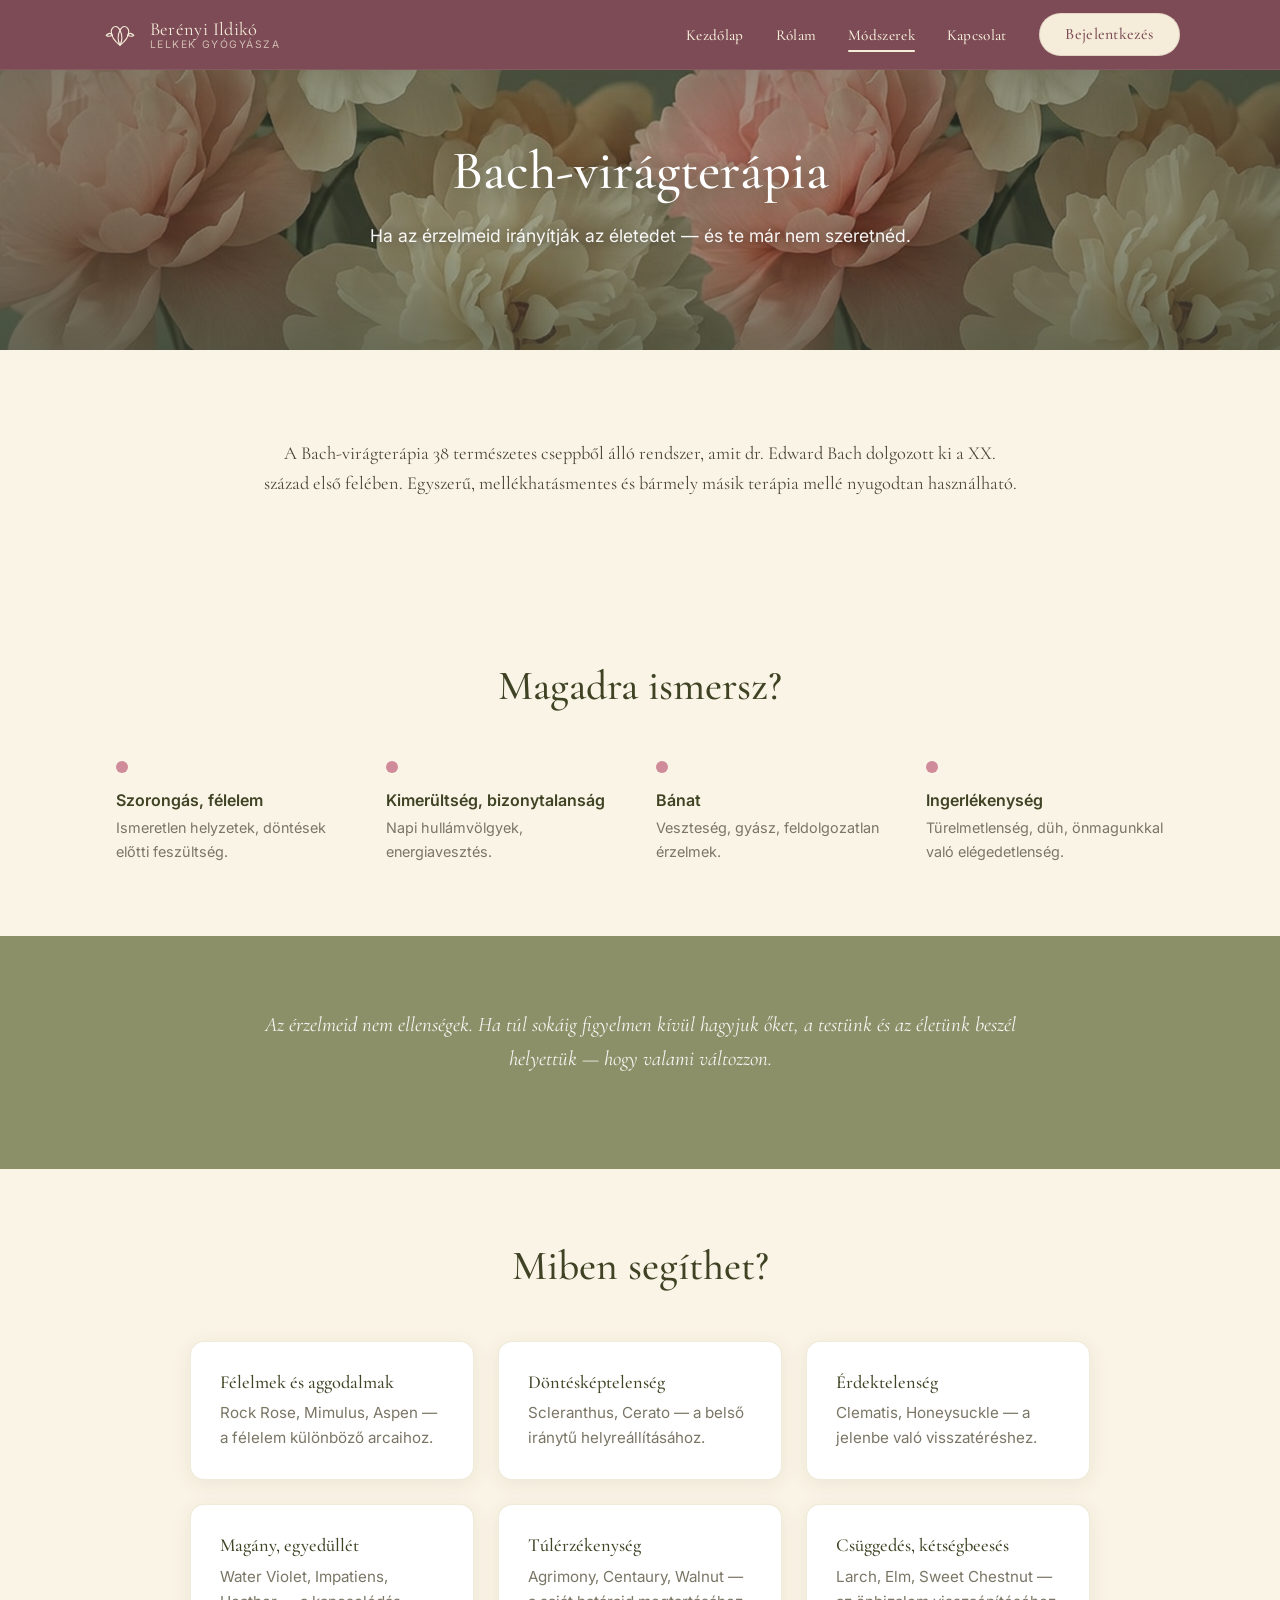
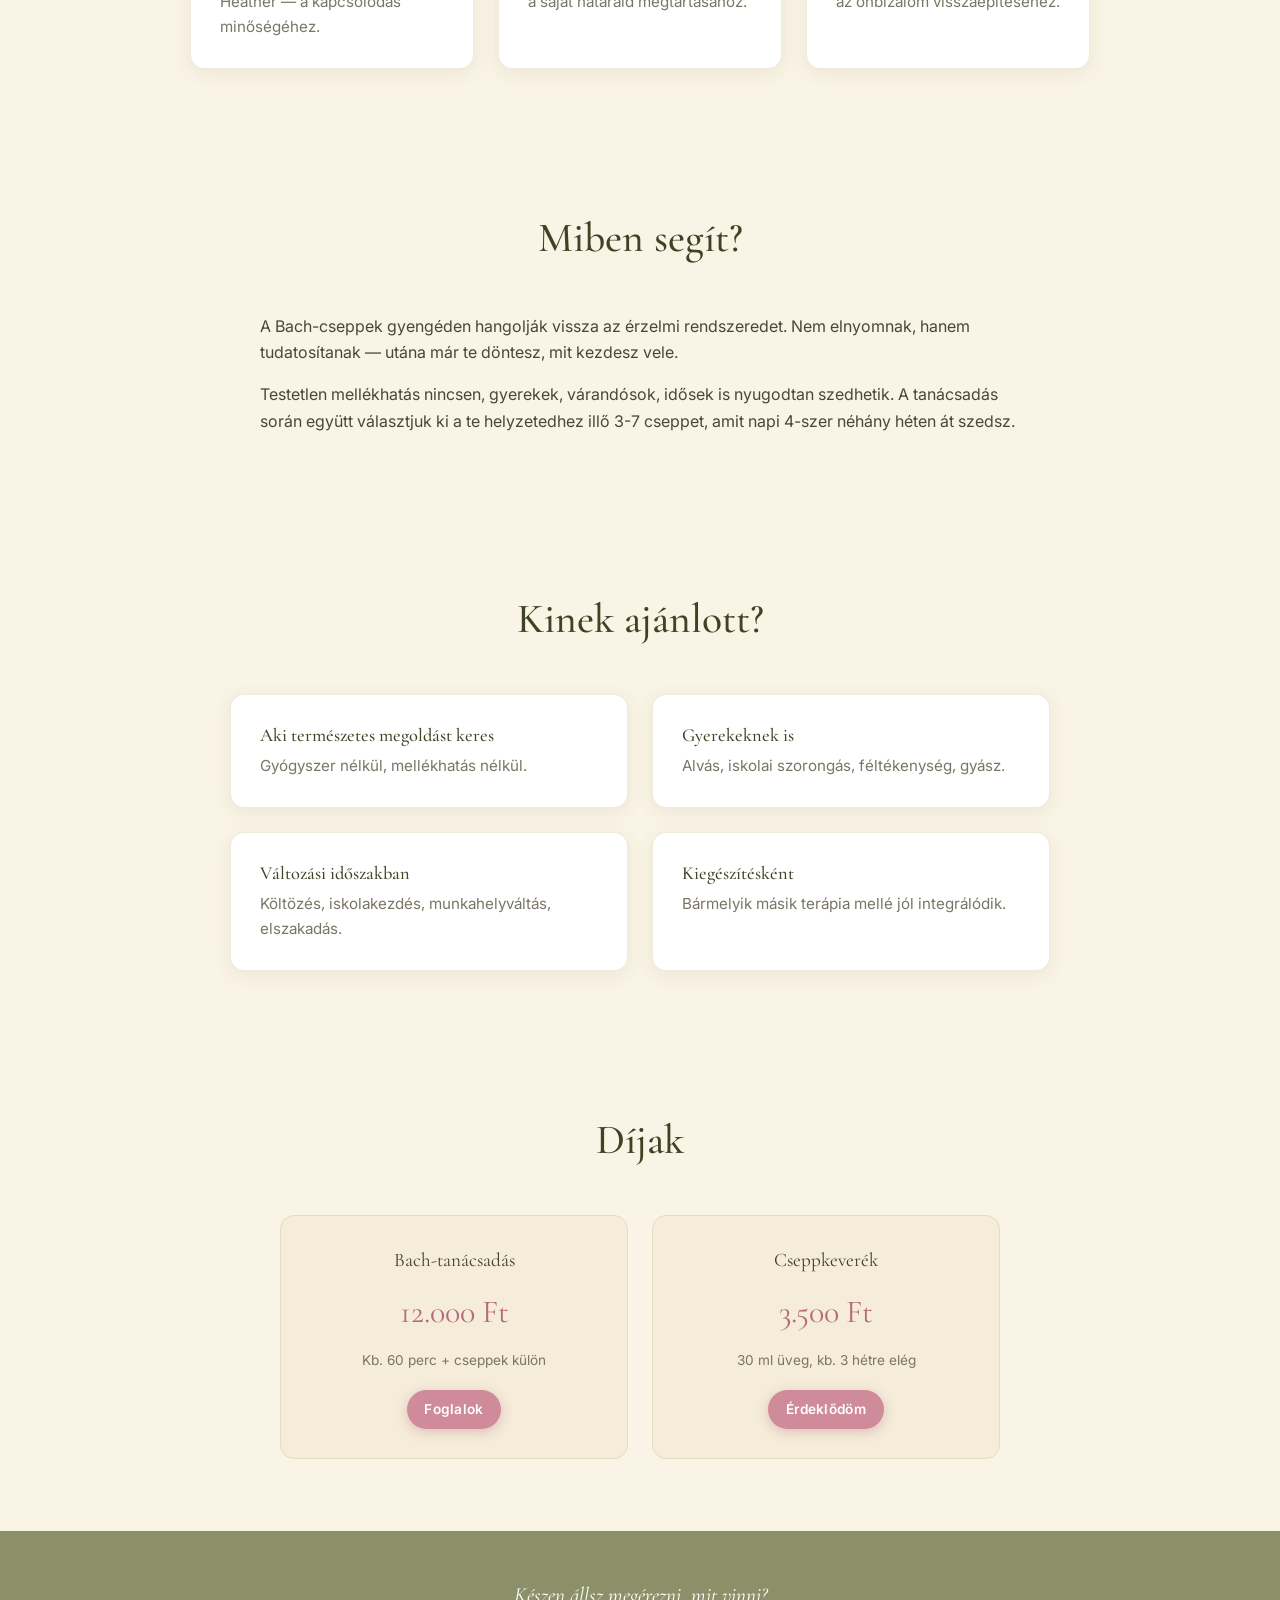
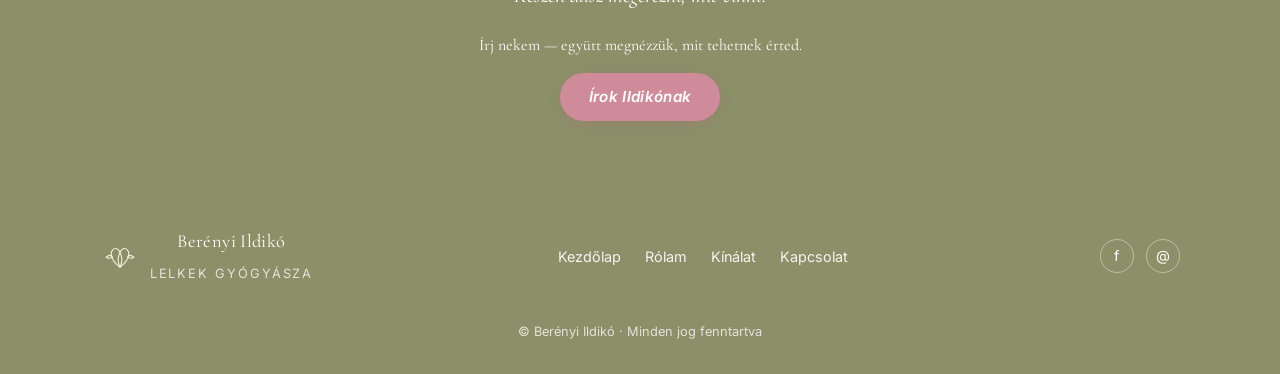
<file: viragos/bach-viragterapia.html>
<!DOCTYPE html>
<html lang="hu">
<head>
    <meta charset="UTF-8">
    <meta name="viewport" content="width=device-width, initial-scale=1.0">
    <title>Bach-virágterápia — Berényi Ildikó</title>
    <meta name="description" content="Bach-virágterápia — természetes cseppekkel a hétköznapi érzelmi hullámvölgyekhez. Berényi Ildikó tanácsadásával.">
    <link rel="preconnect" href="https://fonts.googleapis.com">
    <link rel="preconnect" href="https://fonts.gstatic.com" crossorigin>
    <link rel="stylesheet" href="https://fonts.googleapis.com/css2?family=Cormorant+Garamond:wght@400;500;600&family=Inter:wght@400;500;600;700&display=swap">
    <link rel="stylesheet" href="css/style.css">
</head>
<body>

<header class="site-header">
    <div class="container">
        <a href="index.html" class="brand"><span class="brand-mark"></span><span class="brand-name">Berényi Ildikó<small>Lelkek gyógyásza</small></span></a>
        <button class="menu-toggle" aria-label="Menü">☰</button>
        <nav class="main-nav" id="mainNav">
            <ul>
                <li><a href="index.html">Kezdőlap</a></li>
                <li><a href="hitvallasom.html">Rólam</a></li>
                <li class="has-dropdown">
                    <a href="#" class="dd-trigger active">Módszerek</a>
                    <ul class="dd-menu">
                        <li><a href="kineziologia.html">Kineziológia</a></li>
                        <li><a href="egyeni-csaladallitas.html">Egyéni Családállítás</a></li>
                        <li><a href="bach-viragterapia.html">Bach-virágterápia</a></li>
                        <li><a href="numerologia.html">Numerológia</a></li>
                        <li><a href="tek.html">Transzgenerációs Epigen. Kineziológia</a></li>
                        <li><a href="metamorf-masszazs.html">Metamorf masszázs</a></li>
                    </ul>
                </li>
                <li><a href="kapcsolat.html">Kapcsolat</a></li>
                <li><a href="kapcsolat.html" class="btn-login">Bejelentkezés</a></li>
            </ul>
        </nav>
    </div>
</header>

<section class="hero hero-slim">
    <div class="hero-inner">
        <h1>Bach-virágterápia</h1>
        <p class="lead">Ha az érzelmeid irányítják az életedet — és te már nem szeretnéd.</p>
    </div>
</section>

<section>
    <div class="container-sm" style="text-align:center;">
        <p style="font-family:var(--serif); font-size:1.15rem; margin-top:1rem;">A Bach-virágterápia 38 természetes cseppből álló rendszer, amit dr. Edward Bach dolgozott ki a XX. század első felében. Egyszerű, mellékhatásmentes és bármely másik terápia mellé nyugodtan használható.</p>
    </div>
</section>

<section class="section-cream">
    <div class="container">
        <div class="section-header">
            <h2>Magadra ismersz?</h2>
        </div>
        <div class="feature-4">
            <div class="item"><span class="dot"></span><h4>Szorongás, félelem</h4><p>Ismeretlen helyzetek, döntések előtti feszültség.</p></div>
            <div class="item"><span class="dot"></span><h4>Kimerültség, bizonytalanság</h4><p>Napi hullámvölgyek, energiavesztés.</p></div>
            <div class="item"><span class="dot"></span><h4>Bánat</h4><p>Veszteség, gyász, feldolgozatlan érzelmek.</p></div>
            <div class="item"><span class="dot"></span><h4>Ingerlékenység</h4><p>Türelmetlenség, düh, önmagunkkal való elégedetlenség.</p></div>
        </div>
    </div>
</section>

<section class="section-sage">
    <div class="container-sm">
        <p style="font-family:var(--serif); font-size:1.3rem; font-style:italic;">Az érzelmeid nem ellenségek. Ha túl sokáig figyelmen kívül hagyjuk őket, a testünk és az életünk beszél helyettük — hogy valami változzon.</p>
    </div>
</section>

<section>
    <div class="container">
        <div class="section-header">
            <h2>Miben segíthet?</h2>
        </div>
        <div class="grid grid-3" style="max-width:900px; margin:0 auto;">
            <div class="card"><h3>Félelmek és aggodalmak</h3><p>Rock Rose, Mimulus, Aspen — a félelem különböző arcaihoz.</p></div>
            <div class="card"><h3>Döntésképtelenség</h3><p>Scleranthus, Cerato — a belső iránytű helyreállításához.</p></div>
            <div class="card"><h3>Érdektelenség</h3><p>Clematis, Honeysuckle — a jelenbe való visszatéréshez.</p></div>
            <div class="card"><h3>Magány, egyedüllét</h3><p>Water Violet, Impatiens, Heather — a kapcsolódás minőségéhez.</p></div>
            <div class="card"><h3>Túlérzékenység</h3><p>Agrimony, Centaury, Walnut — a saját határaid megtartásához.</p></div>
            <div class="card"><h3>Csüggedés, kétségbeesés</h3><p>Larch, Elm, Sweet Chestnut — az önbizalom visszaépítéséhez.</p></div>
        </div>
    </div>
</section>

<section class="section-cream">
    <div class="container-sm">
        <div class="section-header">
            <h2>Miben segít?</h2>
        </div>
        <p>A Bach-cseppek gyengéden hangolják vissza az érzelmi rendszeredet. Nem elnyomnak, hanem tudatosítanak — utána már te döntesz, mit kezdesz vele.</p>
        <p>Testetlen mellékhatás nincsen, gyerekek, várandósok, idősek is nyugodtan szedhetik. A tanácsadás során együtt választjuk ki a te helyzetedhez illő 3-7 cseppet, amit napi 4-szer néhány héten át szedsz.</p>
    </div>
</section>

<section>
    <div class="container">
        <div class="section-header">
            <h2>Kinek ajánlott?</h2>
        </div>
        <div class="grid grid-2" style="max-width:820px; margin:0 auto;">
            <div class="card"><h3>Aki természetes megoldást keres</h3><p>Gyógyszer nélkül, mellékhatás nélkül.</p></div>
            <div class="card"><h3>Gyerekeknek is</h3><p>Alvás, iskolai szorongás, féltékenység, gyász.</p></div>
            <div class="card"><h3>Változási időszakban</h3><p>Költözés, iskolakezdés, munkahelyváltás, elszakadás.</p></div>
            <div class="card"><h3>Kiegészítésként</h3><p>Bármelyik másik terápia mellé jól integrálódik.</p></div>
        </div>
    </div>
</section>

<section class="section-cream">
    <div class="container">
        <div class="section-header">
            <h2>Díjak</h2>
        </div>
        <div class="price-grid">
            <div class="price-card">
                <div class="name">Bach-tanácsadás</div>
                <div class="price">12.000 Ft</div>
                <div class="note">Kb. 60 perc + cseppek külön</div>
                <a href="kapcsolat.html" class="btn btn-rose btn-sm">Foglalok</a>
            </div>
            <div class="price-card">
                <div class="name">Cseppkeverék</div>
                <div class="price">3.500 Ft</div>
                <div class="note">30 ml üveg, kb. 3 hétre elég</div>
                <a href="kapcsolat.html" class="btn btn-rose btn-sm">Érdeklődöm</a>
            </div>
        </div>
    </div>
</section>

<section class="decorative-quote">
    <div class="container-sm">
        <p>Készen állsz megérezni, mit vinni?</p>
        <p style="font-size:1rem; margin-top:0.5rem; font-style:normal;">Írj nekem — együtt megnézzük, mit tehetnek érted.</p>
        <p><a href="kapcsolat.html" class="btn btn-rose">Írok Ildikónak</a></p>
    </div>
</section>

<footer class="site-footer">
    <div class="container">
        <div class="brand" style="color:#fff;"><span class="brand-mark"></span><span class="brand-name">Berényi Ildikó<small>Lelkek gyógyásza</small></span></div>
        <nav>
            <ul>
                <li><a href="index.html">Kezdőlap</a></li>
                <li><a href="hitvallasom.html">Rólam</a></li>
                <li><a href="kineziologia.html">Kínálat</a></li>
                <li><a href="kapcsolat.html">Kapcsolat</a></li>
            </ul>
        </nav>
        <div class="social">
            <a href="#" aria-label="Facebook">f</a>
            <a href="mailto:n.b.ildiko72@gmail.com" aria-label="Email">@</a>
        </div>
        <small>© Berényi Ildikó · Minden jog fenntartva</small>
    </div>
</footer>

<script src="js/main.js"></script>
</body>
</html>
</file>
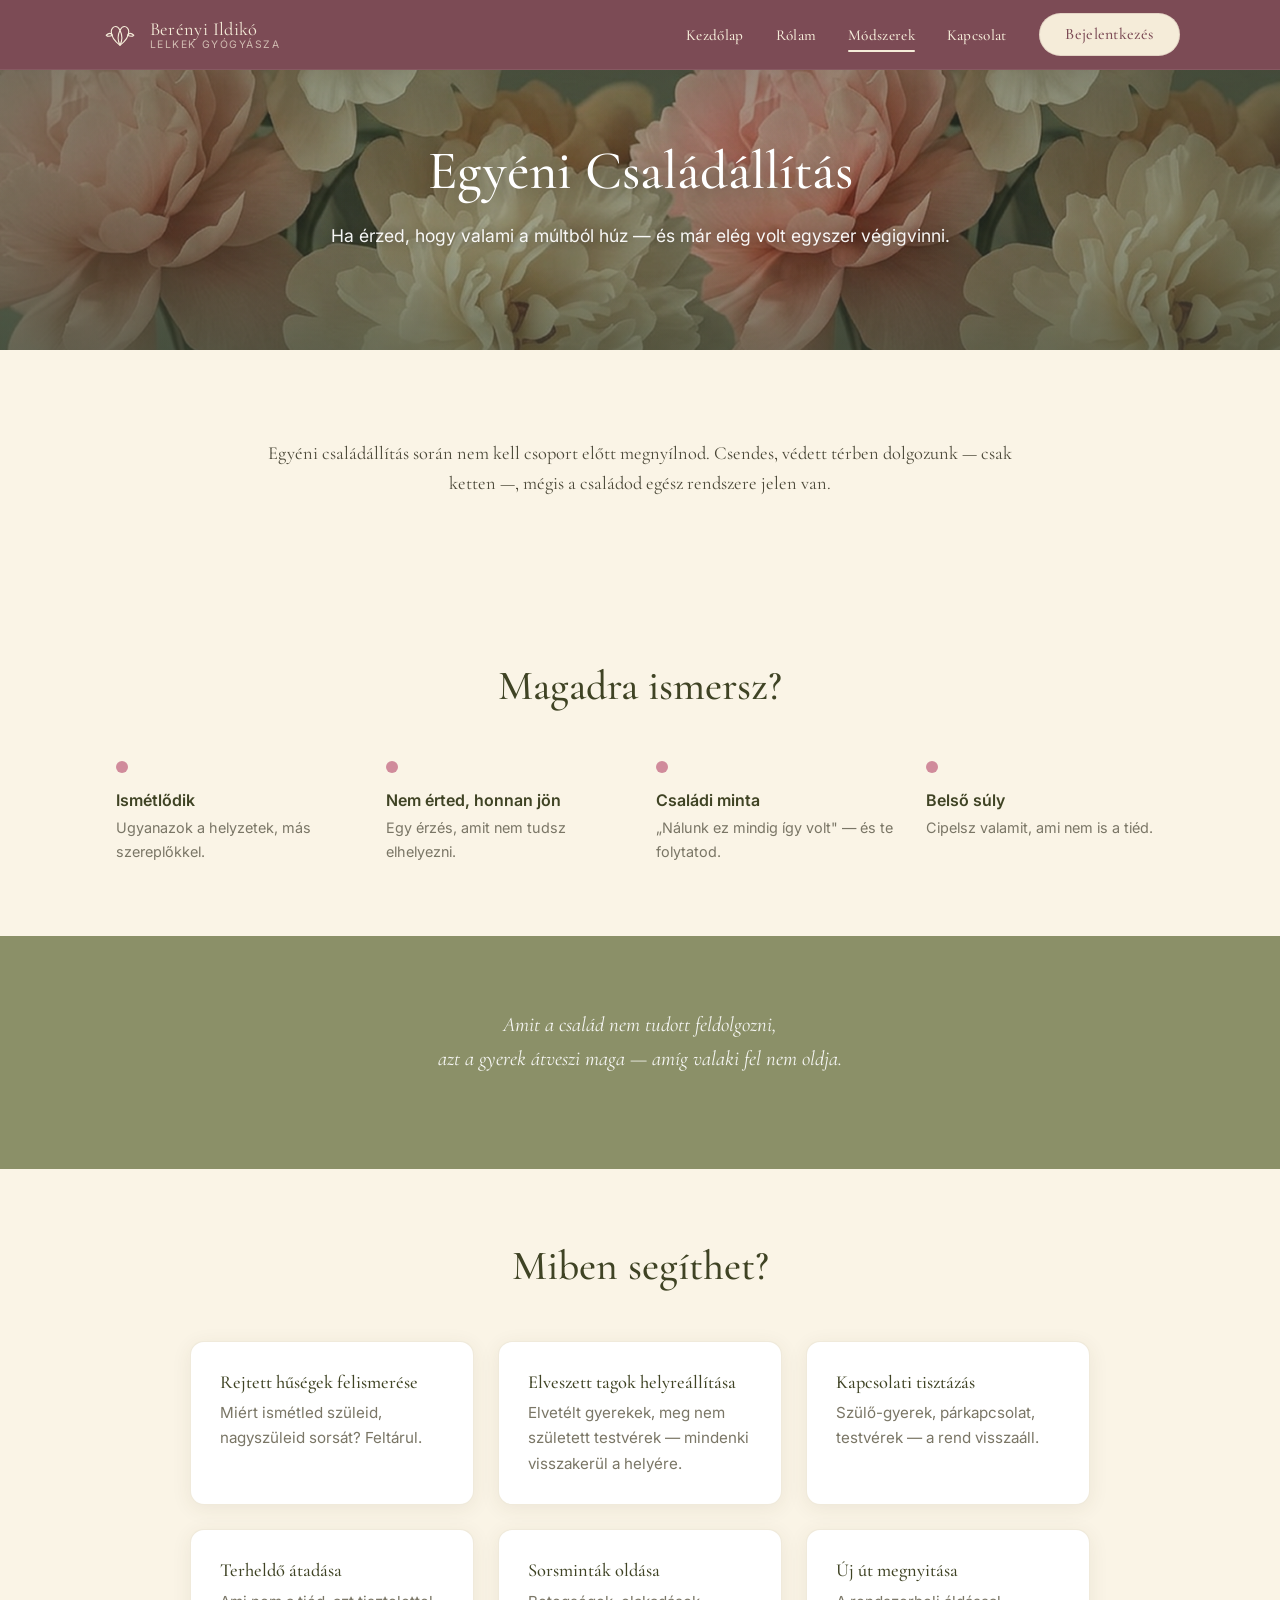
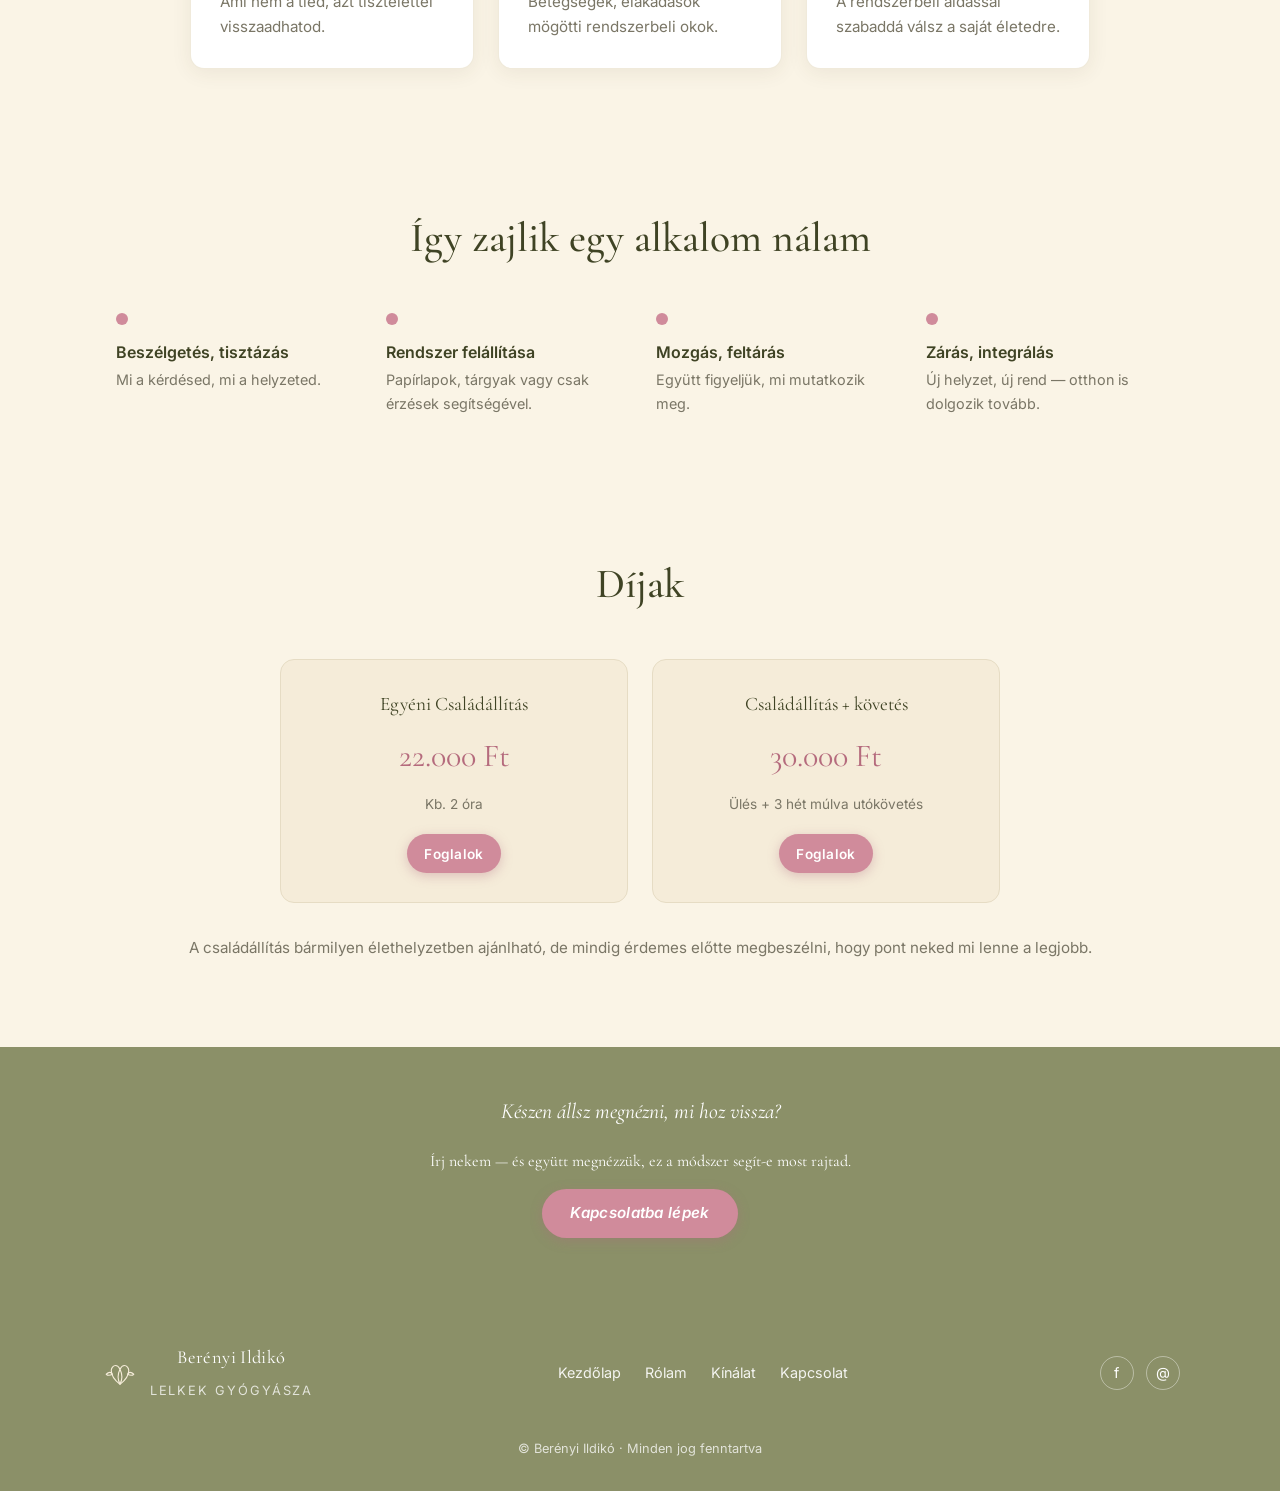
<file: viragos/egyeni-csaladallitas.html>
<!DOCTYPE html>
<html lang="hu">
<head>
    <meta charset="UTF-8">
    <meta name="viewport" content="width=device-width, initial-scale=1.0">
    <title>Egyéni Családállítás — Berényi Ildikó</title>
    <meta name="description" content="Egyéni családállítás Berényi Ildikóval. A családi rendszered rejtett hűségei és mintái láthatóvá és feloldhatóvá válnak.">
    <link rel="preconnect" href="https://fonts.googleapis.com">
    <link rel="preconnect" href="https://fonts.gstatic.com" crossorigin>
    <link rel="stylesheet" href="https://fonts.googleapis.com/css2?family=Cormorant+Garamond:wght@400;500;600&family=Inter:wght@400;500;600;700&display=swap">
    <link rel="stylesheet" href="css/style.css">
</head>
<body>

<header class="site-header">
    <div class="container">
        <a href="index.html" class="brand"><span class="brand-mark"></span><span class="brand-name">Berényi Ildikó<small>Lelkek gyógyásza</small></span></a>
        <button class="menu-toggle" aria-label="Menü">☰</button>
        <nav class="main-nav" id="mainNav">
            <ul>
                <li><a href="index.html">Kezdőlap</a></li>
                <li><a href="hitvallasom.html">Rólam</a></li>
                <li class="has-dropdown">
                    <a href="#" class="dd-trigger active">Módszerek</a>
                    <ul class="dd-menu">
                        <li><a href="kineziologia.html">Kineziológia</a></li>
                        <li><a href="egyeni-csaladallitas.html">Egyéni Családállítás</a></li>
                        <li><a href="bach-viragterapia.html">Bach-virágterápia</a></li>
                        <li><a href="numerologia.html">Numerológia</a></li>
                        <li><a href="tek.html">Transzgenerációs Epigen. Kineziológia</a></li>
                        <li><a href="metamorf-masszazs.html">Metamorf masszázs</a></li>
                    </ul>
                </li>
                <li><a href="kapcsolat.html">Kapcsolat</a></li>
                <li><a href="kapcsolat.html" class="btn-login">Bejelentkezés</a></li>
            </ul>
        </nav>
    </div>
</header>

<section class="hero hero-slim">
    <div class="hero-inner">
        <h1>Egyéni Családállítás</h1>
        <p class="lead">Ha érzed, hogy valami a múltból húz — és már elég volt egyszer végigvinni.</p>
    </div>
</section>

<section>
    <div class="container-sm" style="text-align:center;">
        <p style="font-family:var(--serif); font-size:1.15rem; margin-top:1rem;">Egyéni családállítás során nem kell csoport előtt megnyílnod. Csendes, védett térben dolgozunk — csak ketten —, mégis a családod egész rendszere jelen van.</p>
    </div>
</section>

<section class="section-cream">
    <div class="container">
        <div class="section-header">
            <h2>Magadra ismersz?</h2>
        </div>
        <div class="feature-4">
            <div class="item"><span class="dot"></span><h4>Ismétlődik</h4><p>Ugyanazok a helyzetek, más szereplőkkel.</p></div>
            <div class="item"><span class="dot"></span><h4>Nem érted, honnan jön</h4><p>Egy érzés, amit nem tudsz elhelyezni.</p></div>
            <div class="item"><span class="dot"></span><h4>Családi minta</h4><p>„Nálunk ez mindig így volt" — és te folytatod.</p></div>
            <div class="item"><span class="dot"></span><h4>Belső súly</h4><p>Cipelsz valamit, ami nem is a tiéd.</p></div>
        </div>
    </div>
</section>

<section class="section-sage">
    <div class="container-sm">
        <p style="font-family:var(--serif); font-size:1.3rem; font-style:italic;">Amit a család nem tudott feldolgozni,<br>azt a gyerek átveszi maga — amíg valaki fel nem oldja.</p>
    </div>
</section>

<section>
    <div class="container">
        <div class="section-header">
            <h2>Miben segíthet?</h2>
        </div>
        <div class="grid grid-3" style="max-width:900px; margin:0 auto;">
            <div class="card"><h3>Rejtett hűségek felismerése</h3><p>Miért ismétled szüleid, nagyszüleid sorsát? Feltárul.</p></div>
            <div class="card"><h3>Elveszett tagok helyreállítása</h3><p>Elvetélt gyerekek, meg nem született testvérek — mindenki visszakerül a helyére.</p></div>
            <div class="card"><h3>Kapcsolati tisztázás</h3><p>Szülő-gyerek, párkapcsolat, testvérek — a rend visszaáll.</p></div>
            <div class="card"><h3>Terheldő átadása</h3><p>Ami nem a tiéd, azt tisztelettel visszaadhatod.</p></div>
            <div class="card"><h3>Sorsminták oldása</h3><p>Betegségek, elakadások mögötti rendszerbeli okok.</p></div>
            <div class="card"><h3>Új út megnyitása</h3><p>A rendszerbeli áldással szabaddá válsz a saját életedre.</p></div>
        </div>
    </div>
</section>

<section class="section-cream">
    <div class="container">
        <div class="section-header">
            <h2>Így zajlik egy alkalom nálam</h2>
        </div>
        <div class="feature-4">
            <div class="item"><span class="dot"></span><h4>Beszélgetés, tisztázás</h4><p>Mi a kérdésed, mi a helyzeted.</p></div>
            <div class="item"><span class="dot"></span><h4>Rendszer felállítása</h4><p>Papírlapok, tárgyak vagy csak érzések segítségével.</p></div>
            <div class="item"><span class="dot"></span><h4>Mozgás, feltárás</h4><p>Együtt figyeljük, mi mutatkozik meg.</p></div>
            <div class="item"><span class="dot"></span><h4>Zárás, integrálás</h4><p>Új helyzet, új rend — otthon is dolgozik tovább.</p></div>
        </div>
    </div>
</section>

<section>
    <div class="container">
        <div class="section-header">
            <h2>Díjak</h2>
        </div>
        <div class="price-grid">
            <div class="price-card">
                <div class="name">Egyéni Családállítás</div>
                <div class="price">22.000 Ft</div>
                <div class="note">Kb. 2 óra</div>
                <a href="kapcsolat.html" class="btn btn-rose btn-sm">Foglalok</a>
            </div>
            <div class="price-card">
                <div class="name">Családállítás + követés</div>
                <div class="price">30.000 Ft</div>
                <div class="note">Ülés + 3 hét múlva utókövetés</div>
                <a href="kapcsolat.html" class="btn btn-rose btn-sm">Foglalok</a>
            </div>
        </div>
        <p style="text-align:center; margin-top:2rem; color:var(--muted); font-size:0.95rem;">A családállítás bármilyen élethelyzetben ajánlható, de mindig érdemes előtte megbeszélni, hogy pont neked mi lenne a legjobb.</p>
    </div>
</section>

<section class="decorative-quote">
    <div class="container-sm">
        <p>Készen állsz megnézni, mi hoz vissza?</p>
        <p style="font-size:1rem; margin-top:0.5rem; font-style:normal;">Írj nekem — és együtt megnézzük, ez a módszer segít-e most rajtad.</p>
        <p><a href="kapcsolat.html" class="btn btn-rose">Kapcsolatba lépek</a></p>
    </div>
</section>

<footer class="site-footer">
    <div class="container">
        <div class="brand" style="color:#fff;"><span class="brand-mark"></span><span class="brand-name">Berényi Ildikó<small>Lelkek gyógyásza</small></span></div>
        <nav>
            <ul>
                <li><a href="index.html">Kezdőlap</a></li>
                <li><a href="hitvallasom.html">Rólam</a></li>
                <li><a href="kineziologia.html">Kínálat</a></li>
                <li><a href="kapcsolat.html">Kapcsolat</a></li>
            </ul>
        </nav>
        <div class="social">
            <a href="#" aria-label="Facebook">f</a>
            <a href="mailto:n.b.ildiko72@gmail.com" aria-label="Email">@</a>
        </div>
        <small>© Berényi Ildikó · Minden jog fenntartva</small>
    </div>
</footer>

<script src="js/main.js"></script>
</body>
</html>
</file>
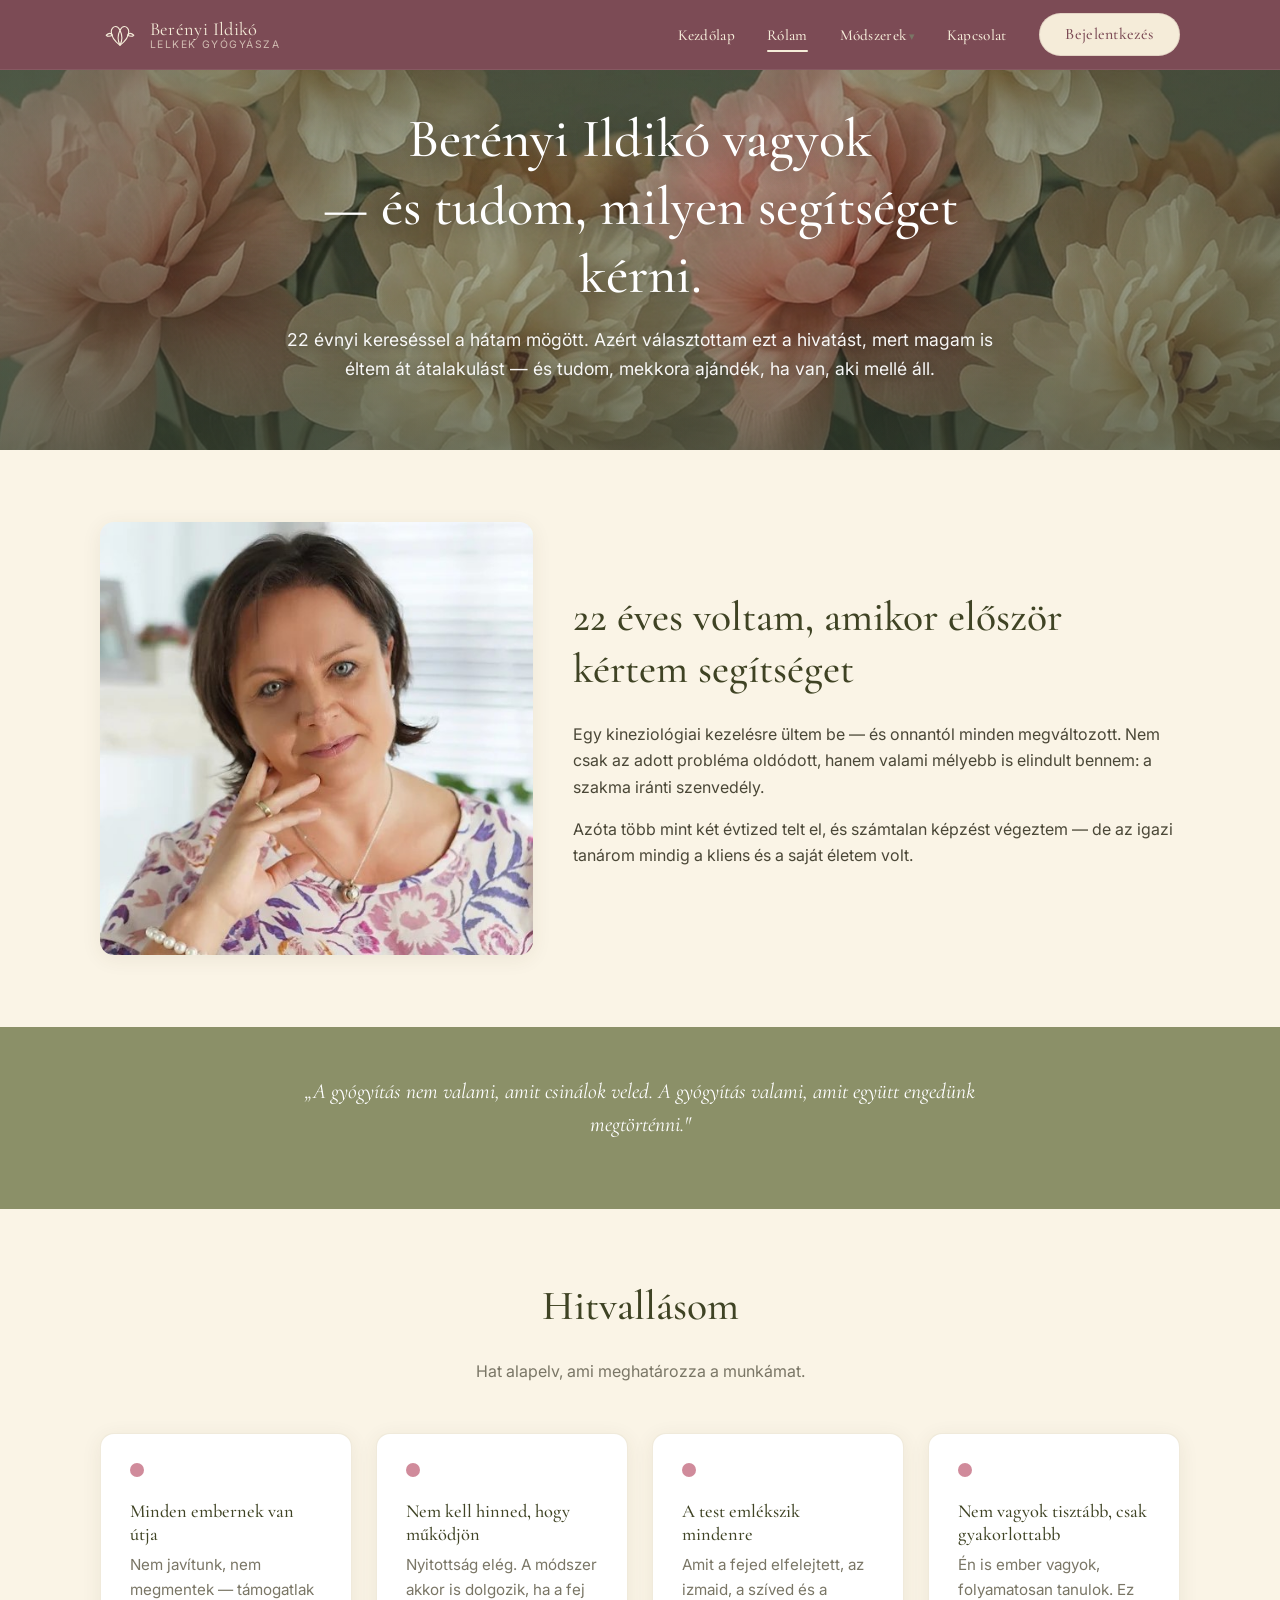
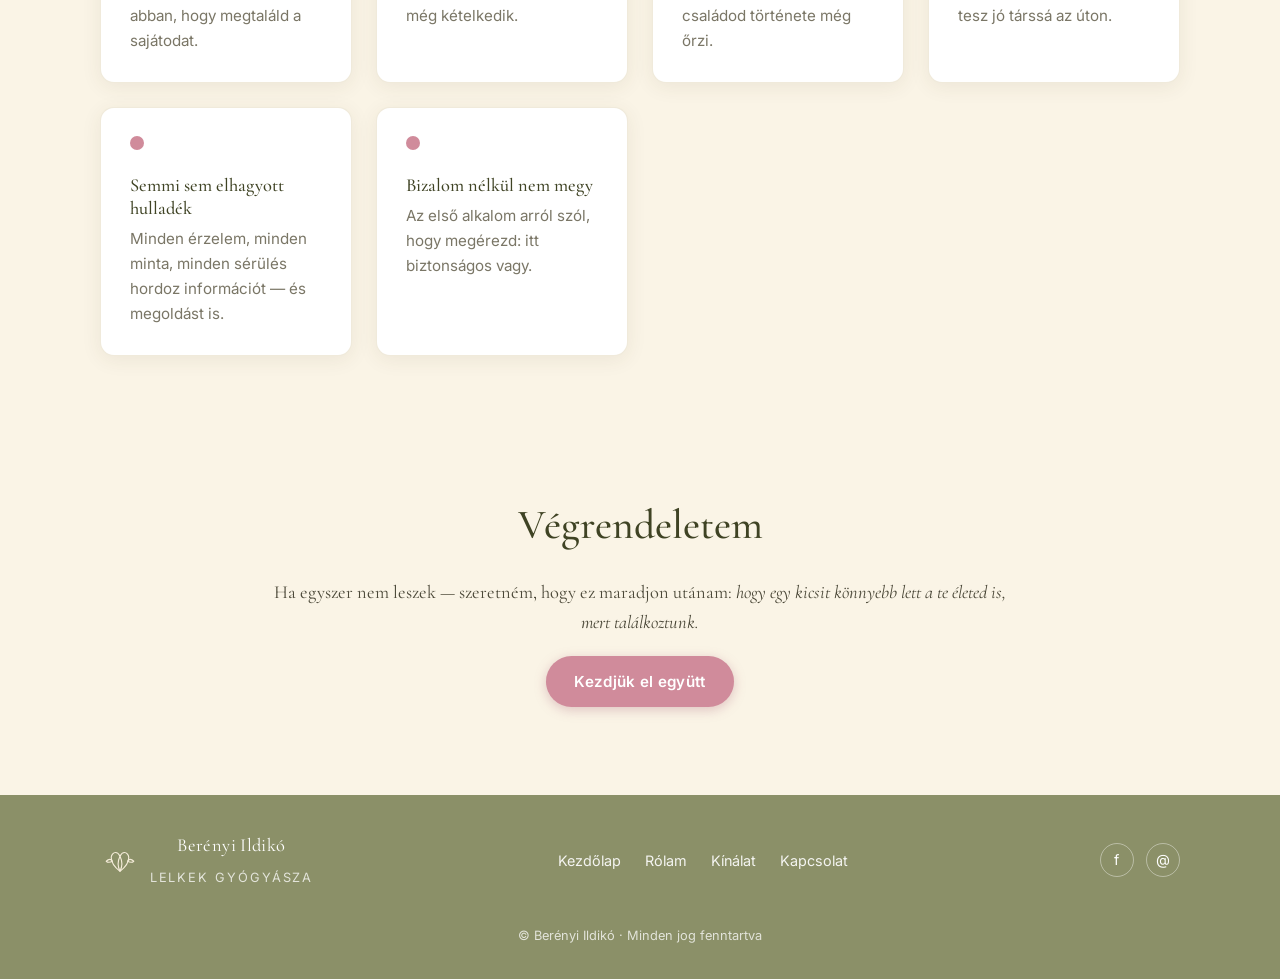
<file: viragos/hitvallasom.html>
<!DOCTYPE html>
<html lang="hu">
<head>
    <meta charset="UTF-8">
    <meta name="viewport" content="width=device-width, initial-scale=1.0">
    <title>Hitvallásom — Berényi Ildikó</title>
    <meta name="description" content="22 év tapasztalat, 6 hitvallás. Berényi Ildikó kineziológus és családállító bemutatkozása és szakmai értékei.">
    <link rel="preconnect" href="https://fonts.googleapis.com">
    <link rel="preconnect" href="https://fonts.gstatic.com" crossorigin>
    <link rel="stylesheet" href="https://fonts.googleapis.com/css2?family=Cormorant+Garamond:wght@400;500;600&family=Inter:wght@400;500;600;700&display=swap">
    <link rel="stylesheet" href="css/style.css">
</head>
<body>

<header class="site-header">
    <div class="container">
        <a href="index.html" class="brand"><span class="brand-mark"></span><span class="brand-name">Berényi Ildikó<small>Lelkek gyógyásza</small></span></a>
        <button class="menu-toggle" aria-label="Menü">☰</button>
        <nav class="main-nav" id="mainNav">
            <ul>
                <li><a href="index.html">Kezdőlap</a></li>
                <li><a href="hitvallasom.html" class="active">Rólam</a></li>
                <li class="has-dropdown">
                    <a href="#" class="dd-trigger">Módszerek</a>
                    <ul class="dd-menu">
                        <li><a href="kineziologia.html">Kineziológia</a></li>
                        <li><a href="egyeni-csaladallitas.html">Egyéni Családállítás</a></li>
                        <li><a href="bach-viragterapia.html">Bach-virágterápia</a></li>
                        <li><a href="numerologia.html">Numerológia</a></li>
                        <li><a href="tek.html">Transzgenerációs Epigen. Kineziológia</a></li>
                        <li><a href="metamorf-masszazs.html">Metamorf masszázs</a></li>
                    </ul>
                </li>
                <li><a href="kapcsolat.html">Kapcsolat</a></li>
                <li><a href="kapcsolat.html" class="btn-login">Bejelentkezés</a></li>
            </ul>
        </nav>
    </div>
</header>

<section class="hero hero-slim">
    <div class="hero-inner">
        <h1>Berényi Ildikó vagyok<br>— és tudom, milyen segítséget kérni.</h1>
        <p class="lead">22 évnyi kereséssel a hátam mögött. Azért választottam ezt a hivatást, mert magam is éltem át átalakulást — és tudom, mekkora ajándék, ha van, aki mellé áll.</p>
    </div>
</section>

<section>
    <div class="container">
        <div class="about-block">
            <img src="images/ildiko.jpg" alt="Berényi Ildikó">
            <div class="txt">
                <h2>22 éves voltam, amikor először kértem segítséget</h2>
                <p>Egy kineziológiai kezelésre ültem be — és onnantól minden megváltozott. Nem csak az adott probléma oldódott, hanem valami mélyebb is elindult bennem: a szakma iránti szenvedély.</p>
                <p>Azóta több mint két évtized telt el, és számtalan képzést végeztem — de az igazi tanárom mindig a kliens és a saját életem volt.</p>
            </div>
        </div>
    </div>
</section>

<section class="decorative-quote">
    <div class="container-sm">
        <p>„A gyógyítás nem valami, amit csinálok veled. A gyógyítás valami, amit együtt engedünk megtörténni."</p>
    </div>
</section>

<section class="section-cream">
    <div class="container">
        <div class="section-header">
            <h2>Hitvallásom</h2>
            <p>Hat alapelv, ami meghatározza a munkámat.</p>
        </div>
        <div class="grid grid-3">
            <div class="card">
                <span class="icon-dot"></span>
                <h3>Minden embernek van útja</h3>
                <p>Nem javítunk, nem megmentek — támogatlak abban, hogy megtaláld a sajátodat.</p>
            </div>
            <div class="card">
                <span class="icon-dot"></span>
                <h3>Nem kell hinned, hogy működjön</h3>
                <p>Nyitottság elég. A módszer akkor is dolgozik, ha a fej még kételkedik.</p>
            </div>
            <div class="card">
                <span class="icon-dot"></span>
                <h3>A test emlékszik mindenre</h3>
                <p>Amit a fejed elfelejtett, az izmaid, a szíved és a családod története még őrzi.</p>
            </div>
            <div class="card">
                <span class="icon-dot"></span>
                <h3>Nem vagyok tisztább, csak gyakorlottabb</h3>
                <p>Én is ember vagyok, folyamatosan tanulok. Ez tesz jó társsá az úton.</p>
            </div>
            <div class="card">
                <span class="icon-dot"></span>
                <h3>Semmi sem elhagyott hulladék</h3>
                <p>Minden érzelem, minden minta, minden sérülés hordoz információt — és megoldást is.</p>
            </div>
            <div class="card">
                <span class="icon-dot"></span>
                <h3>Bizalom nélkül nem megy</h3>
                <p>Az első alkalom arról szól, hogy megérezd: itt biztonságos vagy.</p>
            </div>
        </div>
    </div>
</section>

<section>
    <div class="container-sm" style="text-align:center;">
        <h2>Végrendeletem</h2>
        <p style="font-family:var(--serif); font-size:1.15rem; color:var(--text);">Ha egyszer nem leszek — szeretném, hogy ez maradjon utánam: <em>hogy egy kicsit könnyebb lett a te életed is, mert találkoztunk.</em></p>
        <p><a href="kapcsolat.html" class="btn btn-rose">Kezdjük el együtt</a></p>
    </div>
</section>

<footer class="site-footer">
    <div class="container">
        <div class="brand" style="color:#fff;"><span class="brand-mark"></span><span class="brand-name">Berényi Ildikó<small>Lelkek gyógyásza</small></span></div>
        <nav>
            <ul>
                <li><a href="index.html">Kezdőlap</a></li>
                <li><a href="hitvallasom.html">Rólam</a></li>
                <li><a href="kineziologia.html">Kínálat</a></li>
                <li><a href="kapcsolat.html">Kapcsolat</a></li>
            </ul>
        </nav>
        <div class="social">
            <a href="#" aria-label="Facebook">f</a>
            <a href="mailto:n.b.ildiko72@gmail.com" aria-label="Email">@</a>
        </div>
        <small>© Berényi Ildikó · Minden jog fenntartva</small>
    </div>
</footer>

<script src="js/main.js"></script>
</body>
</html>
</file>
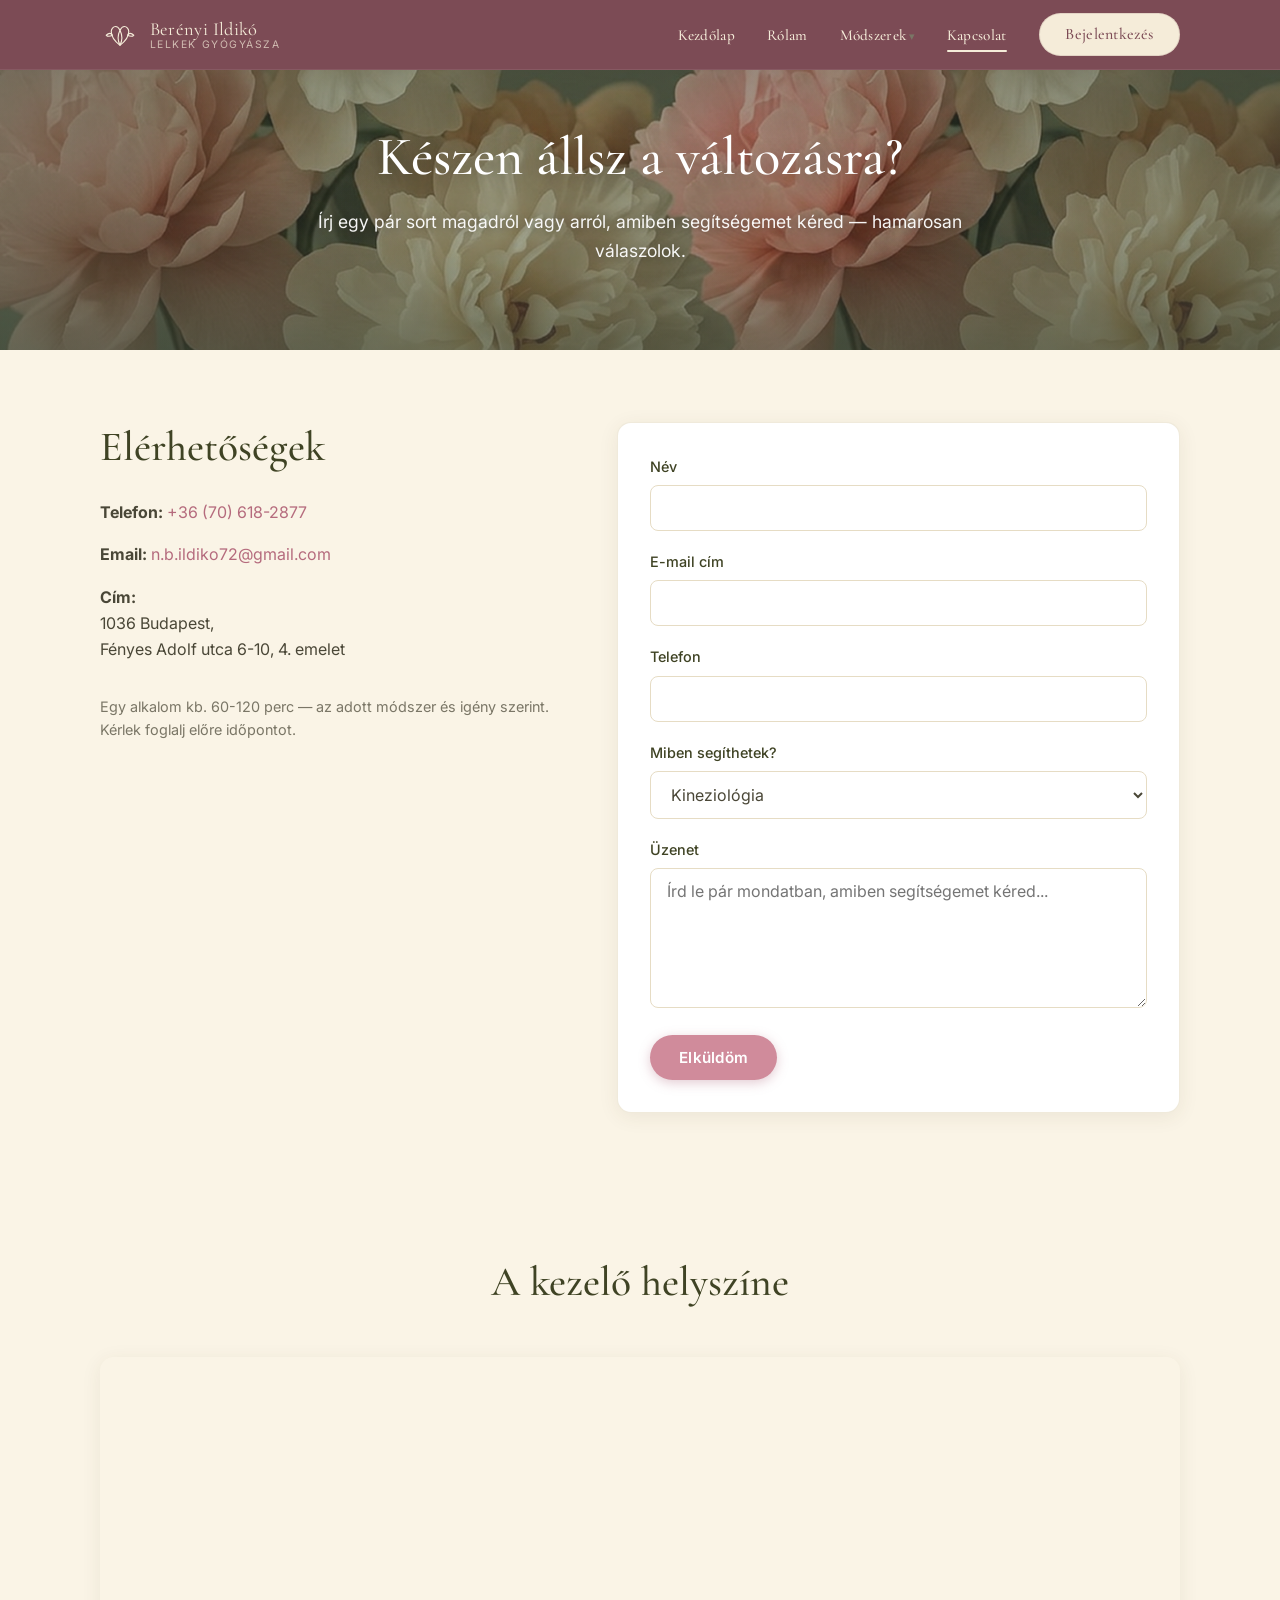
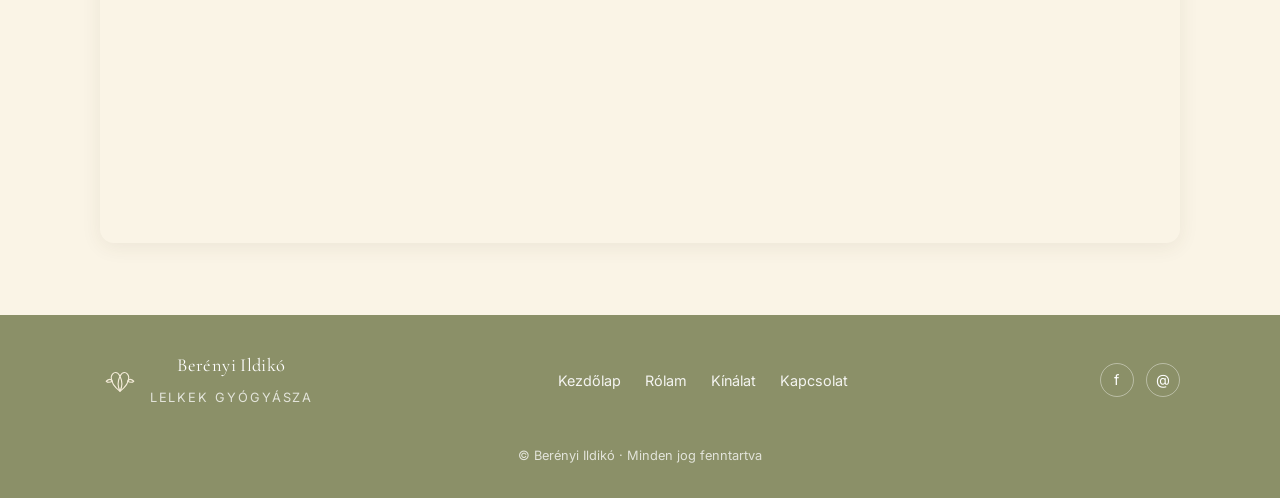
<file: viragos/kapcsolat.html>
<!DOCTYPE html>
<html lang="hu">
<head>
    <meta charset="UTF-8">
    <meta name="viewport" content="width=device-width, initial-scale=1.0">
    <title>Kapcsolat — Berényi Ildikó</title>
    <meta name="description" content="Vedd fel a kapcsolatot Berényi Ildikóval — kineziológus és családállító, Budapest.">
    <link rel="preconnect" href="https://fonts.googleapis.com">
    <link rel="preconnect" href="https://fonts.gstatic.com" crossorigin>
    <link rel="stylesheet" href="https://fonts.googleapis.com/css2?family=Cormorant+Garamond:wght@400;500;600&family=Inter:wght@400;500;600;700&display=swap">
    <link rel="stylesheet" href="css/style.css">
</head>
<body>

<header class="site-header">
    <div class="container">
        <a href="index.html" class="brand"><span class="brand-mark"></span><span class="brand-name">Berényi Ildikó<small>Lelkek gyógyásza</small></span></a>
        <button class="menu-toggle" aria-label="Menü">☰</button>
        <nav class="main-nav" id="mainNav">
            <ul>
                <li><a href="index.html">Kezdőlap</a></li>
                <li><a href="hitvallasom.html">Rólam</a></li>
                <li class="has-dropdown">
                    <a href="#" class="dd-trigger">Módszerek</a>
                    <ul class="dd-menu">
                        <li><a href="kineziologia.html">Kineziológia</a></li>
                        <li><a href="egyeni-csaladallitas.html">Egyéni Családállítás</a></li>
                        <li><a href="bach-viragterapia.html">Bach-virágterápia</a></li>
                        <li><a href="numerologia.html">Numerológia</a></li>
                        <li><a href="tek.html">Transzgenerációs Epigen. Kineziológia</a></li>
                        <li><a href="metamorf-masszazs.html">Metamorf masszázs</a></li>
                    </ul>
                </li>
                <li><a href="kapcsolat.html" class="active">Kapcsolat</a></li>
                <li><a href="kapcsolat.html" class="btn-login">Bejelentkezés</a></li>
            </ul>
        </nav>
    </div>
</header>

<section class="hero hero-slim">
    <div class="hero-inner">
        <h1>Készen állsz a változásra?</h1>
        <p class="lead">Írj egy pár sort magadról vagy arról, amiben segítségemet kéred — hamarosan válaszolok.</p>
    </div>
</section>

<section>
    <div class="container">
        <div class="grid" style="grid-template-columns: 1fr 1.2fr; gap:3rem;">
            <div>
                <h2>Elérhetőségek</h2>
                <p><strong>Telefon:</strong> <a href="tel:+36706182877">+36 (70) 618-2877</a></p>
                <p><strong>Email:</strong> <a href="mailto:n.b.ildiko72@gmail.com">n.b.ildiko72@gmail.com</a></p>
                <p><strong>Cím:</strong><br>1036 Budapest,<br>Fényes Adolf utca 6-10, 4. emelet</p>
                <p style="margin-top:2rem; color:var(--muted); font-size:0.9rem;">Egy alkalom kb. 60-120 perc — az adott módszer és igény szerint. Kérlek foglalj előre időpontot.</p>
            </div>
            <div class="card" style="padding:2rem;">
                <form>
                    <div class="form-row">
                        <label for="name">Név</label>
                        <input id="name" name="name" type="text" required>
                    </div>
                    <div class="form-row">
                        <label for="email">E-mail cím</label>
                        <input id="email" name="email" type="email" required>
                    </div>
                    <div class="form-row">
                        <label for="phone">Telefon</label>
                        <input id="phone" name="phone" type="tel">
                    </div>
                    <div class="form-row">
                        <label for="subject">Miben segíthetek?</label>
                        <select id="subject" name="subject">
                            <option>Kineziológia</option>
                            <option>Egyéni Családállítás</option>
                            <option>Bach-virágterápia</option>
                            <option>Numerológia</option>
                            <option>TEK</option>
                            <option>Metamorf masszázs</option>
                            <option>Még nem tudom</option>
                        </select>
                    </div>
                    <div class="form-row">
                        <label for="message">Üzenet</label>
                        <textarea id="message" name="message" placeholder="Írd le pár mondatban, amiben segítségemet kéred..."></textarea>
                    </div>
                    <button type="submit" class="btn btn-rose">Elküldöm</button>
                </form>
            </div>
        </div>
    </div>
</section>

<style>
    @media (max-width: 720px) {
        section .grid { grid-template-columns: 1fr !important; }
    }
    .map-wrap { position: relative; padding-bottom: 45%; height:0; overflow: hidden; border-radius: var(--radius); box-shadow: var(--shadow); margin-top:1rem; }
    .map-wrap iframe { position: absolute; top:0; left:0; width:100% !important; height:100% !important; border:0; }
</style>

<section class="section-cream">
    <div class="container">
        <div class="section-header">
            <h2>A kezelő helyszíne</h2>
        </div>
        <div class="map-wrap">
            <iframe src="https://www.google.com/maps/embed?pb=!1m18!1m12!1m3!1d2693.3!2d19.0415!3d47.5465!2m3!1f0!2f0!3f0!3m2!1i1024!2i768!4f13.1!3m3!1m2!1s0x4741d959!2zQnVkYXBlc3QsIEbDqW55ZXMgQWRvbGYgdXRjYSA2LTEwLCAxMDM2!5e0!3m2!1shu!2shu" allowfullscreen loading="lazy"></iframe>
        </div>
    </div>
</section>

<footer class="site-footer">
    <div class="container">
        <div class="brand" style="color:#fff;"><span class="brand-mark"></span><span class="brand-name">Berényi Ildikó<small>Lelkek gyógyásza</small></span></div>
        <nav>
            <ul>
                <li><a href="index.html">Kezdőlap</a></li>
                <li><a href="hitvallasom.html">Rólam</a></li>
                <li><a href="kineziologia.html">Kínálat</a></li>
                <li><a href="kapcsolat.html">Kapcsolat</a></li>
            </ul>
        </nav>
        <div class="social">
            <a href="#" aria-label="Facebook">f</a>
            <a href="mailto:n.b.ildiko72@gmail.com" aria-label="Email">@</a>
        </div>
        <small>© Berényi Ildikó · Minden jog fenntartva</small>
    </div>
</footer>

<script src="js/main.js"></script>
</body>
</html>
</file>
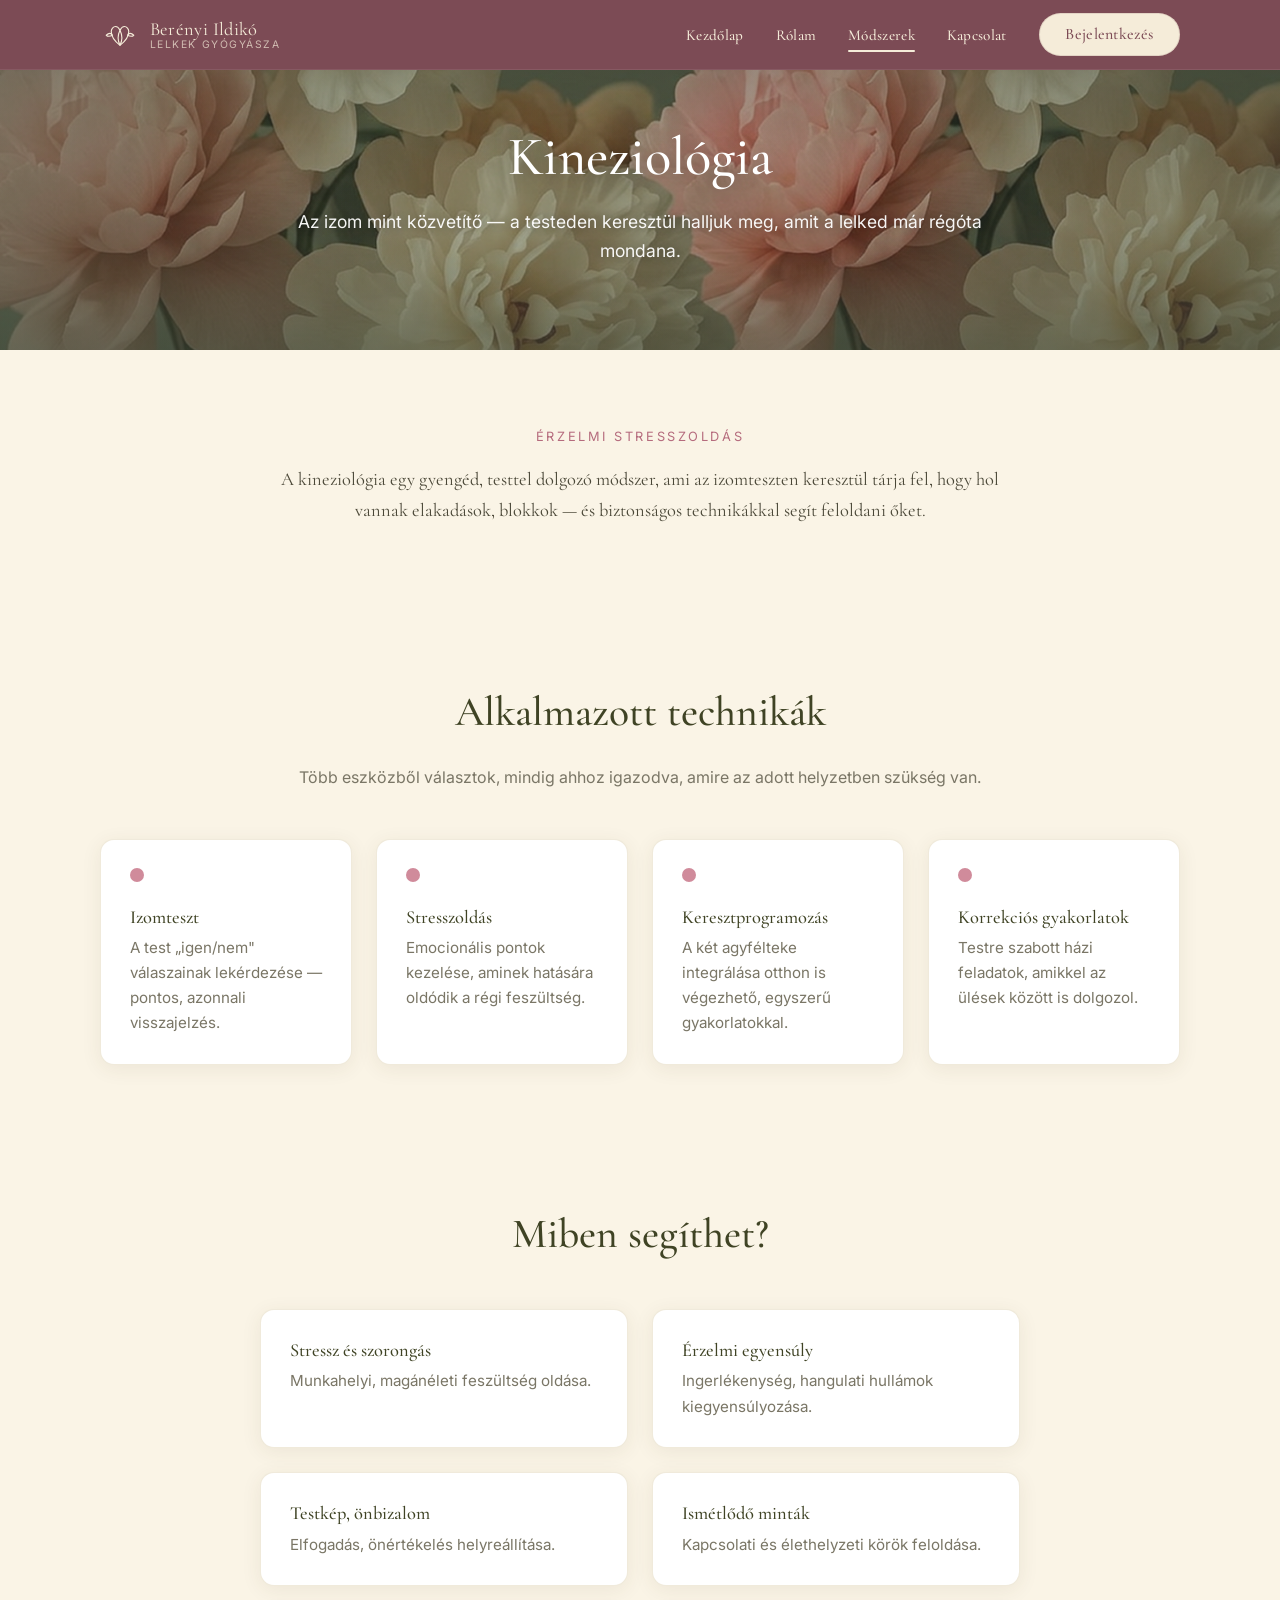
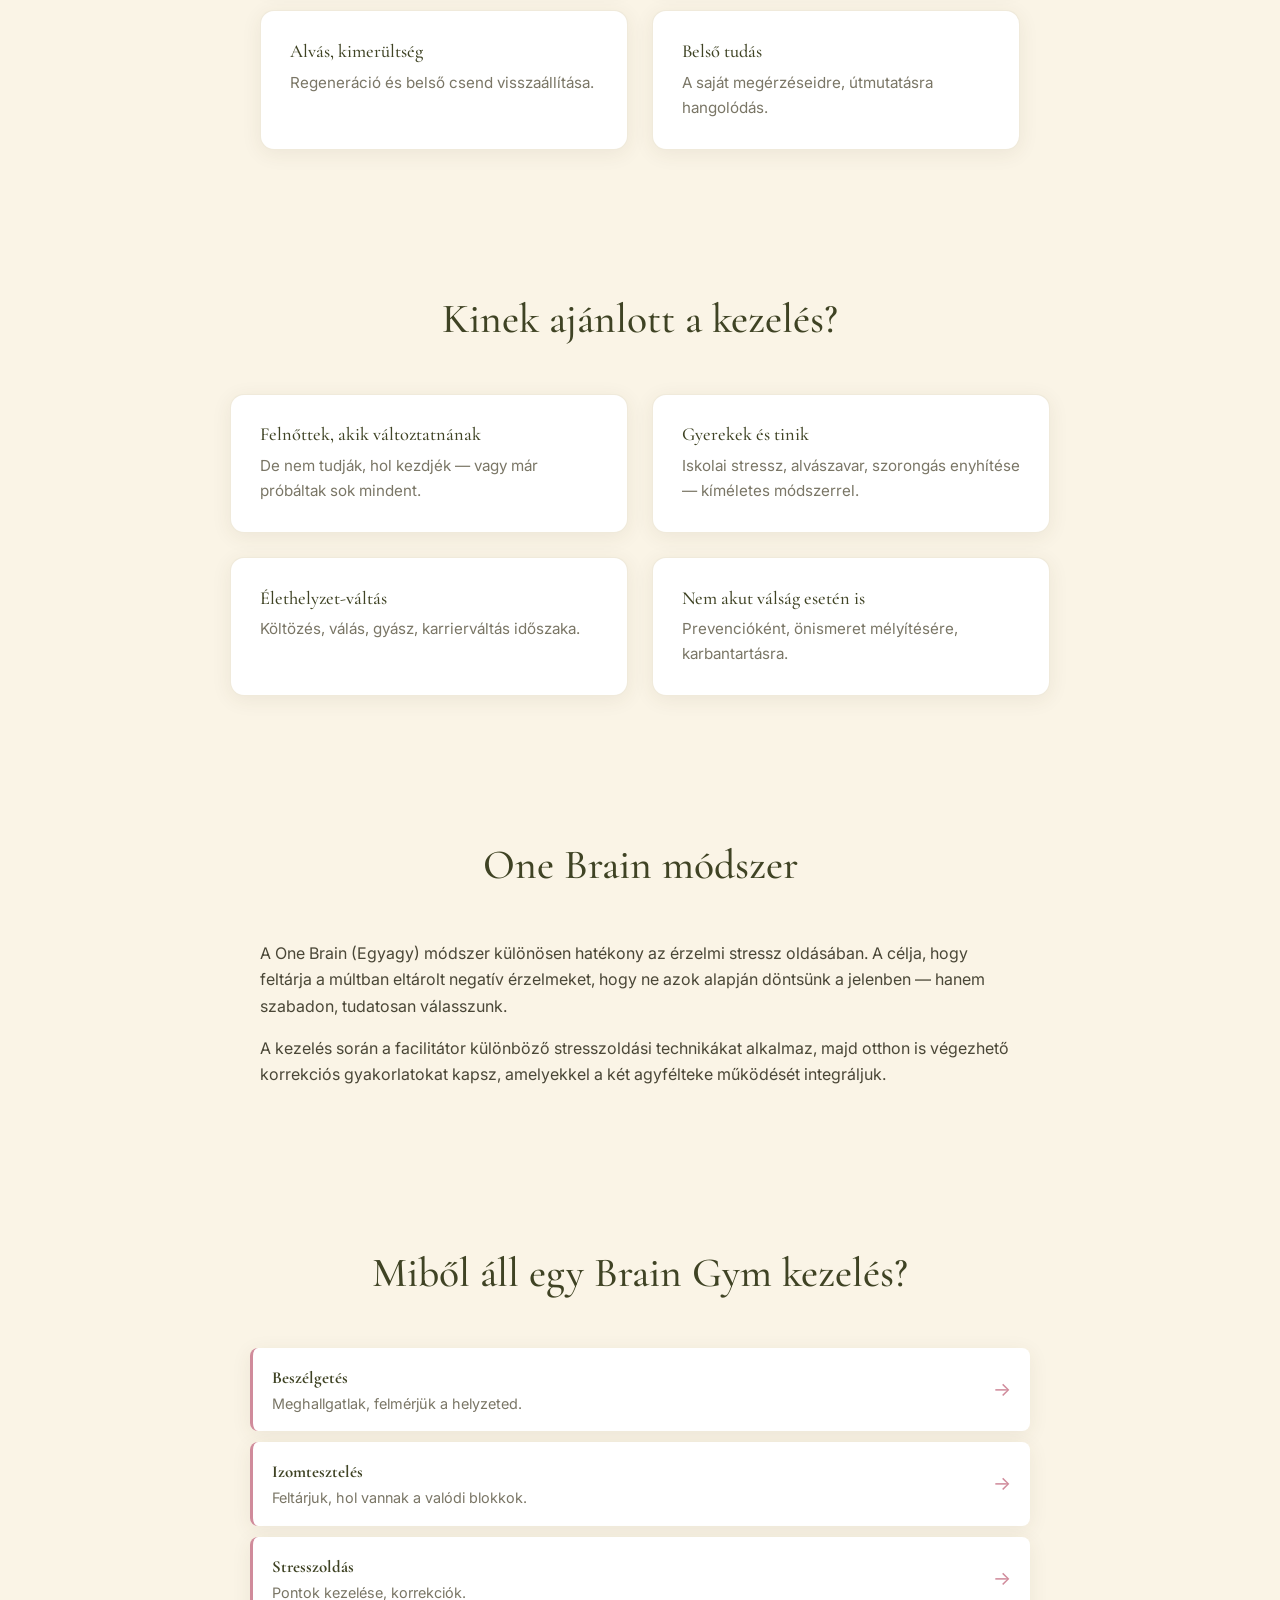
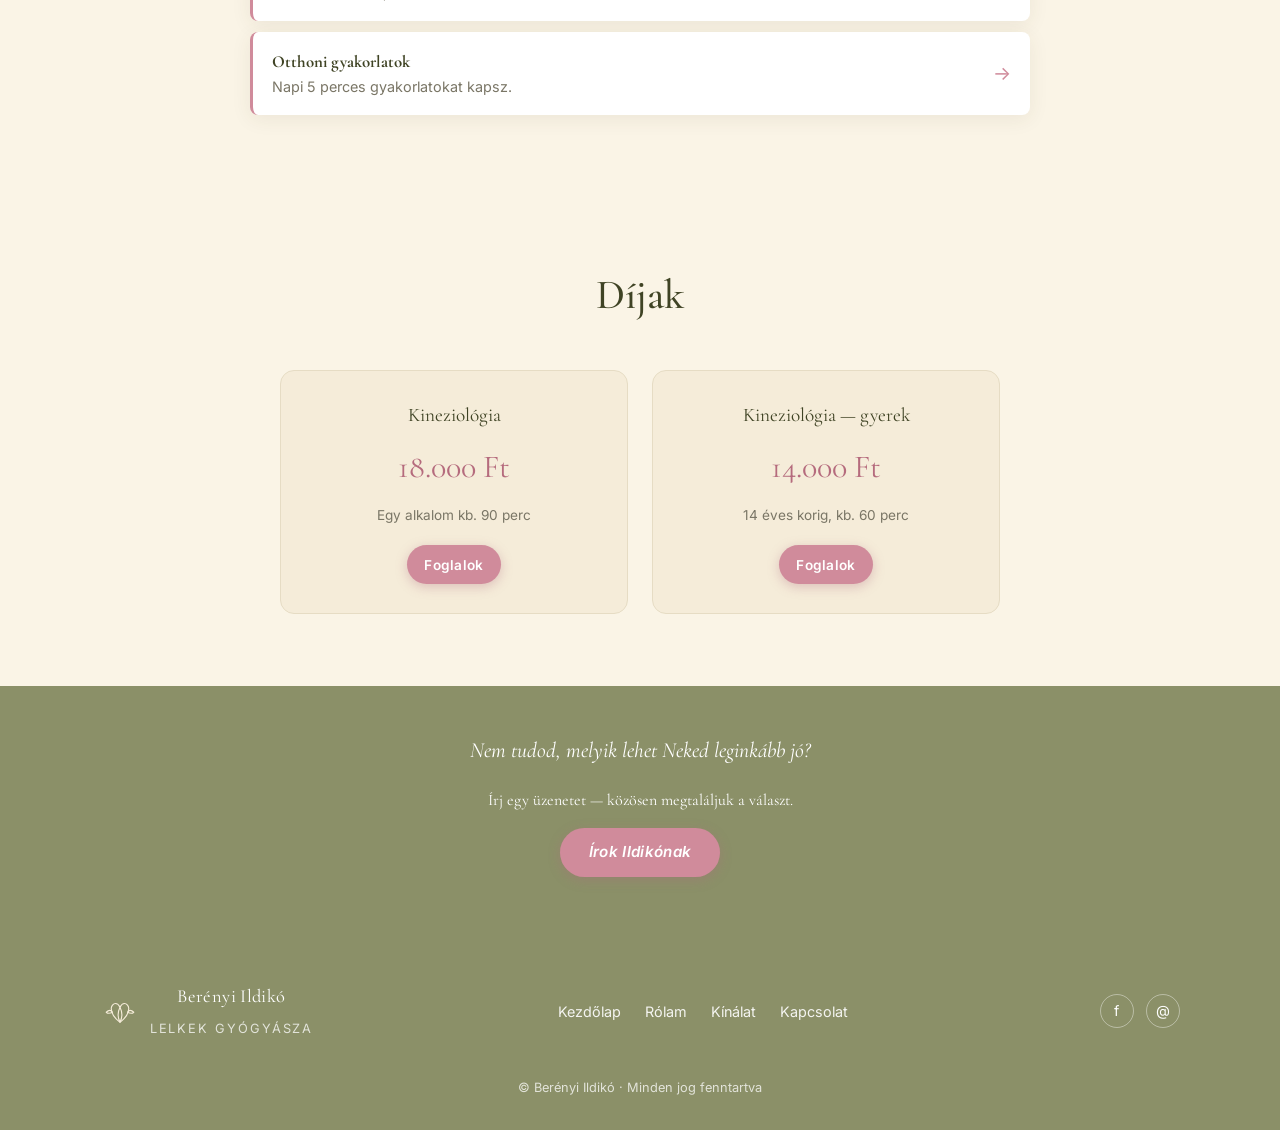
<file: viragos/kineziologia.html>
<!DOCTYPE html>
<html lang="hu">
<head>
    <meta charset="UTF-8">
    <meta name="viewport" content="width=device-width, initial-scale=1.0">
    <title>Kineziológia — Berényi Ildikó</title>
    <meta name="description" content="Kineziológiai kezelés Berényi Ildikóval. Érzelmi stresszoldás, One Brain, alkalmazott technikák, árak és időpontfoglalás.">
    <link rel="preconnect" href="https://fonts.googleapis.com">
    <link rel="preconnect" href="https://fonts.gstatic.com" crossorigin>
    <link rel="stylesheet" href="https://fonts.googleapis.com/css2?family=Cormorant+Garamond:wght@400;500;600&family=Inter:wght@400;500;600;700&display=swap">
    <link rel="stylesheet" href="css/style.css">
</head>
<body>

<header class="site-header">
    <div class="container">
        <a href="index.html" class="brand"><span class="brand-mark"></span><span class="brand-name">Berényi Ildikó<small>Lelkek gyógyásza</small></span></a>
        <button class="menu-toggle" aria-label="Menü">☰</button>
        <nav class="main-nav" id="mainNav">
            <ul>
                <li><a href="index.html">Kezdőlap</a></li>
                <li><a href="hitvallasom.html">Rólam</a></li>
                <li class="has-dropdown">
                    <a href="#" class="dd-trigger active">Módszerek</a>
                    <ul class="dd-menu">
                        <li><a href="kineziologia.html">Kineziológia</a></li>
                        <li><a href="egyeni-csaladallitas.html">Egyéni Családállítás</a></li>
                        <li><a href="bach-viragterapia.html">Bach-virágterápia</a></li>
                        <li><a href="numerologia.html">Numerológia</a></li>
                        <li><a href="tek.html">Transzgenerációs Epigen. Kineziológia</a></li>
                        <li><a href="metamorf-masszazs.html">Metamorf masszázs</a></li>
                    </ul>
                </li>
                <li><a href="kapcsolat.html">Kapcsolat</a></li>
                <li><a href="kapcsolat.html" class="btn-login">Bejelentkezés</a></li>
            </ul>
        </nav>
    </div>
</header>

<section class="hero hero-slim">
    <div class="hero-inner">
        <h1>Kineziológia</h1>
        <p class="lead">Az izom mint közvetítő — a testeden keresztül halljuk meg, amit a lelked már régóta mondana.</p>
    </div>
</section>

<section>
    <div class="container-sm" style="text-align:center;">
        <span class="eyebrow" style="color:var(--rose-dark); text-transform:uppercase; letter-spacing:0.2em; font-size:0.8rem;">Érzelmi stresszoldás</span>
        <p style="font-family:var(--serif); font-size:1.15rem; margin-top:1rem;">A kineziológia egy gyengéd, testtel dolgozó módszer, ami az izomteszten keresztül tárja fel, hogy hol vannak elakadások, blokkok — és biztonságos technikákkal segít feloldani őket.</p>
    </div>
</section>

<section class="section-cream">
    <div class="container">
        <div class="section-header">
            <h2>Alkalmazott technikák</h2>
            <p>Több eszközből választok, mindig ahhoz igazodva, amire az adott helyzetben szükség van.</p>
        </div>
        <div class="grid grid-4">
            <div class="card">
                <span class="icon-dot"></span>
                <h3>Izomteszt</h3>
                <p>A test „igen/nem" válaszainak lekérdezése — pontos, azonnali visszajelzés.</p>
            </div>
            <div class="card">
                <span class="icon-dot"></span>
                <h3>Stresszoldás</h3>
                <p>Emocionális pontok kezelése, aminek hatására oldódik a régi feszültség.</p>
            </div>
            <div class="card">
                <span class="icon-dot"></span>
                <h3>Keresztprogramozás</h3>
                <p>A két agyfélteke integrálása otthon is végezhető, egyszerű gyakorlatokkal.</p>
            </div>
            <div class="card">
                <span class="icon-dot"></span>
                <h3>Korrekciós gyakorlatok</h3>
                <p>Testre szabott házi feladatok, amikkel az ülések között is dolgozol.</p>
            </div>
        </div>
    </div>
</section>

<section>
    <div class="container">
        <div class="section-header">
            <h2>Miben segíthet?</h2>
        </div>
        <div class="grid grid-2" style="max-width:760px; margin:0 auto;">
            <div class="card"><h3>Stressz és szorongás</h3><p>Munkahelyi, magánéleti feszültség oldása.</p></div>
            <div class="card"><h3>Érzelmi egyensúly</h3><p>Ingerlékenység, hangulati hullámok kiegyensúlyozása.</p></div>
            <div class="card"><h3>Testkép, önbizalom</h3><p>Elfogadás, önértékelés helyreállítása.</p></div>
            <div class="card"><h3>Ismétlődő minták</h3><p>Kapcsolati és élethelyzeti körök feloldása.</p></div>
            <div class="card"><h3>Alvás, kimerültség</h3><p>Regeneráció és belső csend visszaállítása.</p></div>
            <div class="card"><h3>Belső tudás</h3><p>A saját megérzéseidre, útmutatásra hangolódás.</p></div>
        </div>
    </div>
</section>

<section class="section-cream">
    <div class="container">
        <div class="section-header">
            <h2>Kinek ajánlott a kezelés?</h2>
        </div>
        <div class="grid grid-2" style="max-width:820px; margin:0 auto;">
            <div class="card"><h3>Felnőttek, akik változtatnának</h3><p>De nem tudják, hol kezdjék — vagy már próbáltak sok mindent.</p></div>
            <div class="card"><h3>Gyerekek és tinik</h3><p>Iskolai stressz, alvászavar, szorongás enyhítése — kíméletes módszerrel.</p></div>
            <div class="card"><h3>Élethelyzet-váltás</h3><p>Költözés, válás, gyász, karrierváltás időszaka.</p></div>
            <div class="card"><h3>Nem akut válság esetén is</h3><p>Prevencióként, önismeret mélyítésére, karbantartásra.</p></div>
        </div>
    </div>
</section>

<section>
    <div class="container-sm">
        <div class="section-header">
            <h2>One Brain módszer</h2>
        </div>
        <p>A One Brain (Egyagy) módszer különösen hatékony az érzelmi stressz oldásában. A célja, hogy feltárja a múltban eltárolt negatív érzelmeket, hogy ne azok alapján döntsünk a jelenben — hanem szabadon, tudatosan válasszunk.</p>
        <p>A kezelés során a facilitátor különböző stresszoldási technikákat alkalmaz, majd otthon is végezhető korrekciós gyakorlatokat kapsz, amelyekkel a két agyfélteke működését integráljuk.</p>
    </div>
</section>

<section class="section-cream">
    <div class="container">
        <div class="section-header">
            <h2>Miből áll egy Brain Gym kezelés?</h2>
        </div>
        <ul class="list-check" style="max-width:780px; margin:0 auto;">
            <li><span><strong>Beszélgetés</strong><br><span>Meghallgatlak, felmérjük a helyzeted.</span></span></li>
            <li><span><strong>Izomtesztelés</strong><br><span>Feltárjuk, hol vannak a valódi blokkok.</span></span></li>
            <li><span><strong>Stresszoldás</strong><br><span>Pontok kezelése, korrekciók.</span></span></li>
            <li><span><strong>Otthoni gyakorlatok</strong><br><span>Napi 5 perces gyakorlatokat kapsz.</span></span></li>
        </ul>
    </div>
</section>

<section>
    <div class="container">
        <div class="section-header">
            <h2>Díjak</h2>
        </div>
        <div class="price-grid">
            <div class="price-card">
                <div class="name">Kineziológia</div>
                <div class="price">18.000 Ft</div>
                <div class="note">Egy alkalom kb. 90 perc</div>
                <a href="kapcsolat.html" class="btn btn-rose btn-sm">Foglalok</a>
            </div>
            <div class="price-card">
                <div class="name">Kineziológia — gyerek</div>
                <div class="price">14.000 Ft</div>
                <div class="note">14 éves korig, kb. 60 perc</div>
                <a href="kapcsolat.html" class="btn btn-rose btn-sm">Foglalok</a>
            </div>
        </div>
    </div>
</section>

<section class="decorative-quote">
    <div class="container-sm">
        <p>Nem tudod, melyik lehet Neked leginkább jó?</p>
        <p style="font-size:1rem; margin-top:0.5rem; font-style:normal;">Írj egy üzenetet — közösen megtaláljuk a választ.</p>
        <p><a href="kapcsolat.html" class="btn btn-rose">Írok Ildikónak</a></p>
    </div>
</section>

<footer class="site-footer">
    <div class="container">
        <div class="brand" style="color:#fff;"><span class="brand-mark"></span><span class="brand-name">Berényi Ildikó<small>Lelkek gyógyásza</small></span></div>
        <nav>
            <ul>
                <li><a href="index.html">Kezdőlap</a></li>
                <li><a href="hitvallasom.html">Rólam</a></li>
                <li><a href="kineziologia.html">Kínálat</a></li>
                <li><a href="kapcsolat.html">Kapcsolat</a></li>
            </ul>
        </nav>
        <div class="social">
            <a href="#" aria-label="Facebook">f</a>
            <a href="mailto:n.b.ildiko72@gmail.com" aria-label="Email">@</a>
        </div>
        <small>© Berényi Ildikó · Minden jog fenntartva</small>
    </div>
</footer>

<script src="js/main.js"></script>
</body>
</html>
</file>
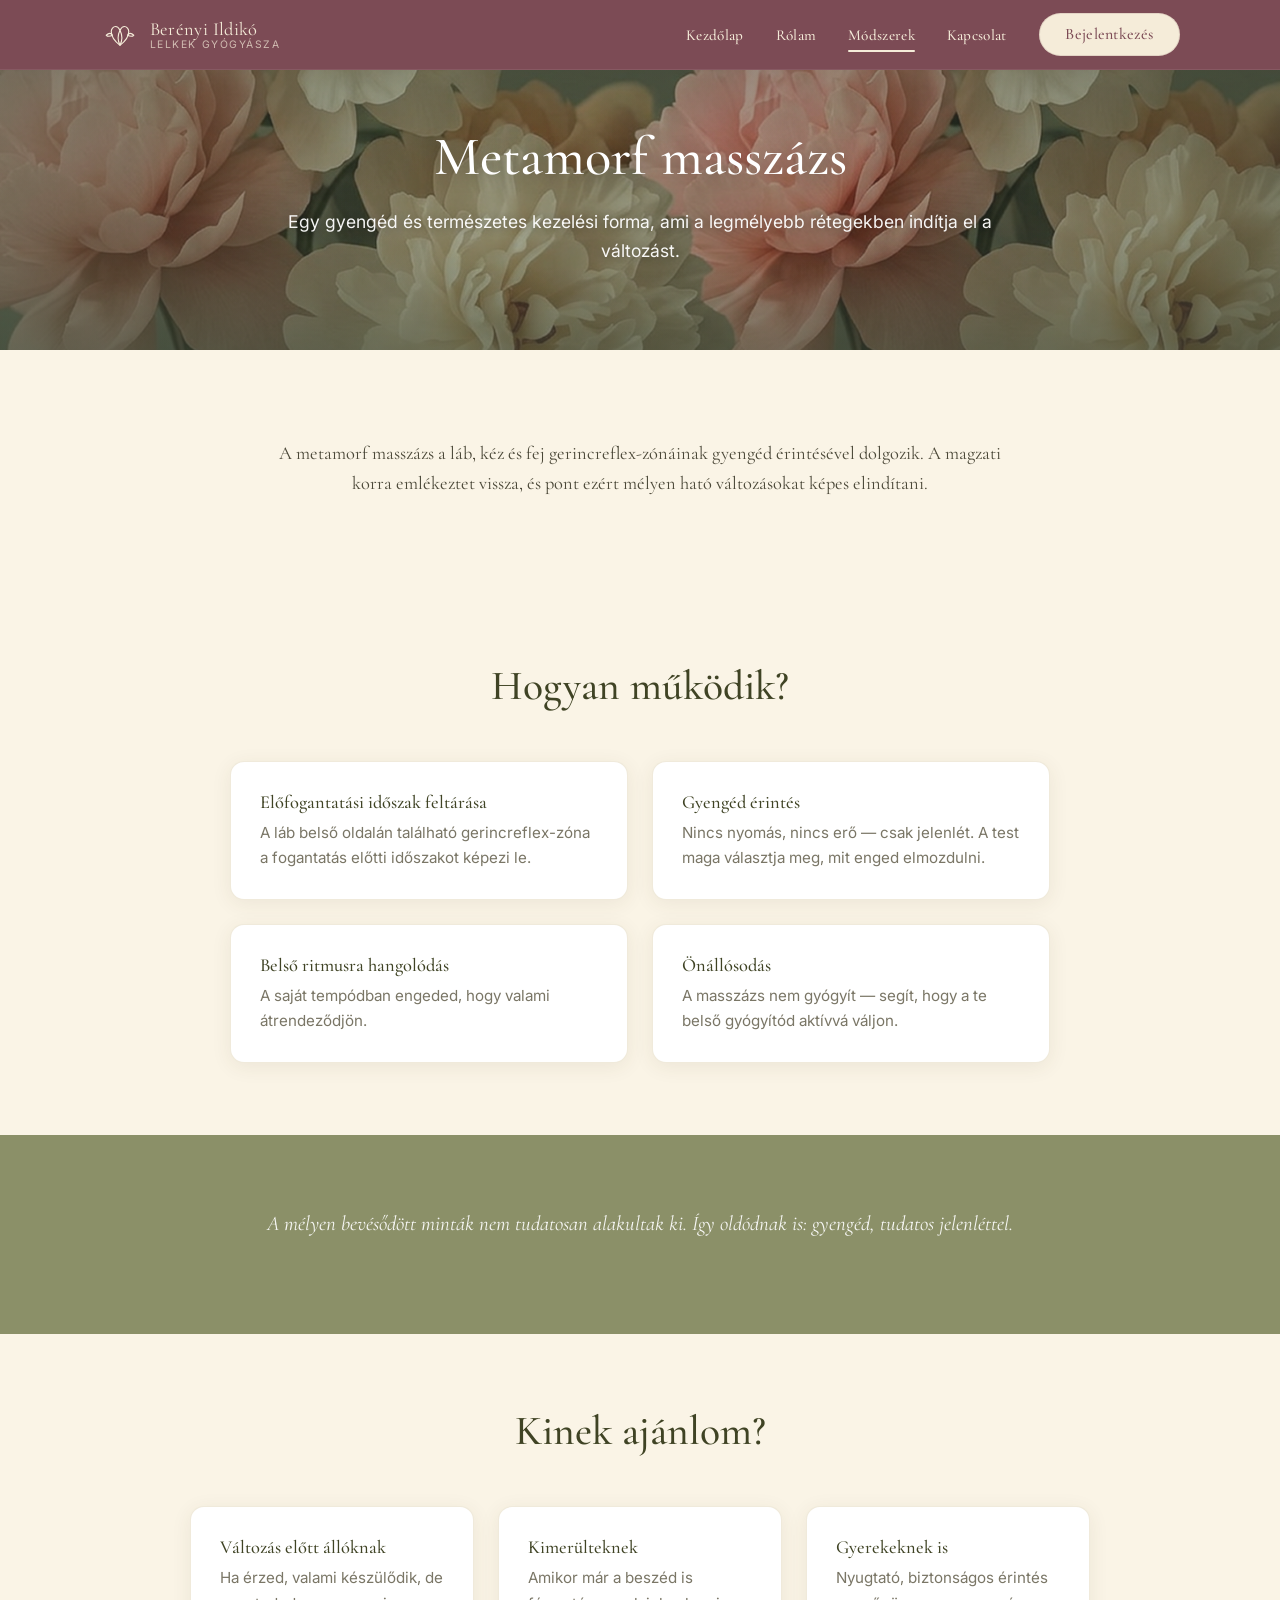
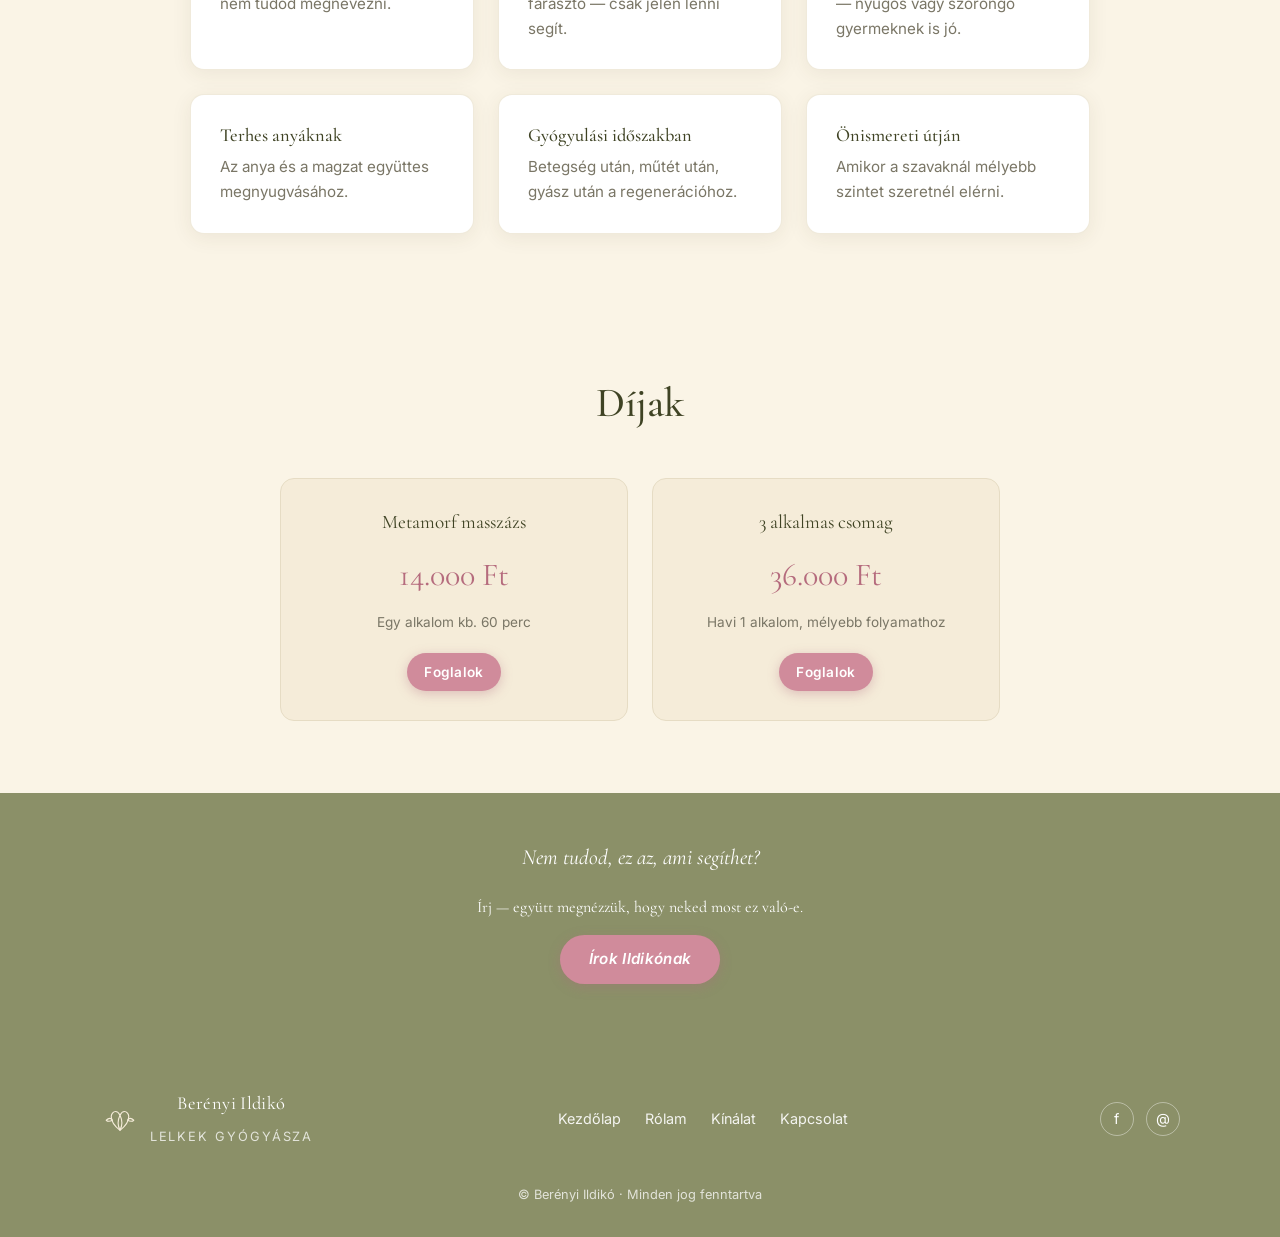
<file: viragos/metamorf-masszazs.html>
<!DOCTYPE html>
<html lang="hu">
<head>
    <meta charset="UTF-8">
    <meta name="viewport" content="width=device-width, initial-scale=1.0">
    <title>Metamorf masszázs — Berényi Ildikó</title>
    <meta name="description" content="Metamorf masszázs — gyengéd, természetes kezelési forma. Az érzelmileg deaktiválja az évek folytán bevésődött változásokat.">
    <link rel="preconnect" href="https://fonts.googleapis.com">
    <link rel="preconnect" href="https://fonts.gstatic.com" crossorigin>
    <link rel="stylesheet" href="https://fonts.googleapis.com/css2?family=Cormorant+Garamond:wght@400;500;600&family=Inter:wght@400;500;600;700&display=swap">
    <link rel="stylesheet" href="css/style.css">
</head>
<body>

<header class="site-header">
    <div class="container">
        <a href="index.html" class="brand"><span class="brand-mark"></span><span class="brand-name">Berényi Ildikó<small>Lelkek gyógyásza</small></span></a>
        <button class="menu-toggle" aria-label="Menü">☰</button>
        <nav class="main-nav" id="mainNav">
            <ul>
                <li><a href="index.html">Kezdőlap</a></li>
                <li><a href="hitvallasom.html">Rólam</a></li>
                <li class="has-dropdown">
                    <a href="#" class="dd-trigger active">Módszerek</a>
                    <ul class="dd-menu">
                        <li><a href="kineziologia.html">Kineziológia</a></li>
                        <li><a href="egyeni-csaladallitas.html">Egyéni Családállítás</a></li>
                        <li><a href="bach-viragterapia.html">Bach-virágterápia</a></li>
                        <li><a href="numerologia.html">Numerológia</a></li>
                        <li><a href="tek.html">Transzgenerációs Epigen. Kineziológia</a></li>
                        <li><a href="metamorf-masszazs.html">Metamorf masszázs</a></li>
                    </ul>
                </li>
                <li><a href="kapcsolat.html">Kapcsolat</a></li>
                <li><a href="kapcsolat.html" class="btn-login">Bejelentkezés</a></li>
            </ul>
        </nav>
    </div>
</header>

<section class="hero hero-slim">
    <div class="hero-inner">
        <h1>Metamorf masszázs</h1>
        <p class="lead">Egy gyengéd és természetes kezelési forma, ami a legmélyebb rétegekben indítja el a változást.</p>
    </div>
</section>

<section>
    <div class="container-sm" style="text-align:center;">
        <p style="font-family:var(--serif); font-size:1.15rem; margin-top:1rem;">A metamorf masszázs a láb, kéz és fej gerincreflex-zónáinak gyengéd érintésével dolgozik. A magzati korra emlékeztet vissza, és pont ezért mélyen ható változásokat képes elindítani.</p>
    </div>
</section>

<section class="section-cream">
    <div class="container">
        <div class="section-header">
            <h2>Hogyan működik?</h2>
        </div>
        <div class="grid grid-2" style="max-width:820px; margin:0 auto;">
            <div class="card"><h3>Előfogantatási időszak feltárása</h3><p>A láb belső oldalán található gerincreflex-zóna a fogantatás előtti időszakot képezi le.</p></div>
            <div class="card"><h3>Gyengéd érintés</h3><p>Nincs nyomás, nincs erő — csak jelenlét. A test maga választja meg, mit enged elmozdulni.</p></div>
            <div class="card"><h3>Belső ritmusra hangolódás</h3><p>A saját tempódban engeded, hogy valami átrendeződjön.</p></div>
            <div class="card"><h3>Önállósodás</h3><p>A masszázs nem gyógyít — segít, hogy a te belső gyógyítód aktívvá váljon.</p></div>
        </div>
    </div>
</section>

<section class="section-sage">
    <div class="container-sm">
        <p style="font-family:var(--serif); font-size:1.3rem; font-style:italic;">A mélyen bevésődött minták nem tudatosan alakultak ki. Így oldódnak is: gyengéd, tudatos jelenléttel.</p>
    </div>
</section>

<section>
    <div class="container">
        <div class="section-header">
            <h2>Kinek ajánlom?</h2>
        </div>
        <div class="grid grid-3" style="max-width:900px; margin:0 auto;">
            <div class="card"><h3>Változás előtt állóknak</h3><p>Ha érzed, valami készülődik, de nem tudod megnevezni.</p></div>
            <div class="card"><h3>Kimerülteknek</h3><p>Amikor már a beszéd is fárasztó — csak jelen lenni segít.</p></div>
            <div class="card"><h3>Gyerekeknek is</h3><p>Nyugtató, biztonságos érintés — nyűgös vagy szorongó gyermeknek is jó.</p></div>
            <div class="card"><h3>Terhes anyáknak</h3><p>Az anya és a magzat együttes megnyugvásához.</p></div>
            <div class="card"><h3>Gyógyulási időszakban</h3><p>Betegség után, műtét után, gyász után a regenerációhoz.</p></div>
            <div class="card"><h3>Önismereti útján</h3><p>Amikor a szavaknál mélyebb szintet szeretnél elérni.</p></div>
        </div>
    </div>
</section>

<section class="section-cream">
    <div class="container">
        <div class="section-header">
            <h2>Díjak</h2>
        </div>
        <div class="price-grid">
            <div class="price-card">
                <div class="name">Metamorf masszázs</div>
                <div class="price">14.000 Ft</div>
                <div class="note">Egy alkalom kb. 60 perc</div>
                <a href="kapcsolat.html" class="btn btn-rose btn-sm">Foglalok</a>
            </div>
            <div class="price-card">
                <div class="name">3 alkalmas csomag</div>
                <div class="price">36.000 Ft</div>
                <div class="note">Havi 1 alkalom, mélyebb folyamathoz</div>
                <a href="kapcsolat.html" class="btn btn-rose btn-sm">Foglalok</a>
            </div>
        </div>
    </div>
</section>

<section class="decorative-quote">
    <div class="container-sm">
        <p>Nem tudod, ez az, ami segíthet?</p>
        <p style="font-size:1rem; margin-top:0.5rem; font-style:normal;">Írj — együtt megnézzük, hogy neked most ez való-e.</p>
        <p><a href="kapcsolat.html" class="btn btn-rose">Írok Ildikónak</a></p>
    </div>
</section>

<footer class="site-footer">
    <div class="container">
        <div class="brand" style="color:#fff;"><span class="brand-mark"></span><span class="brand-name">Berényi Ildikó<small>Lelkek gyógyásza</small></span></div>
        <nav>
            <ul>
                <li><a href="index.html">Kezdőlap</a></li>
                <li><a href="hitvallasom.html">Rólam</a></li>
                <li><a href="kineziologia.html">Kínálat</a></li>
                <li><a href="kapcsolat.html">Kapcsolat</a></li>
            </ul>
        </nav>
        <div class="social">
            <a href="#" aria-label="Facebook">f</a>
            <a href="mailto:n.b.ildiko72@gmail.com" aria-label="Email">@</a>
        </div>
        <small>© Berényi Ildikó · Minden jog fenntartva</small>
    </div>
</footer>

<script src="js/main.js"></script>
</body>
</html>
</file>
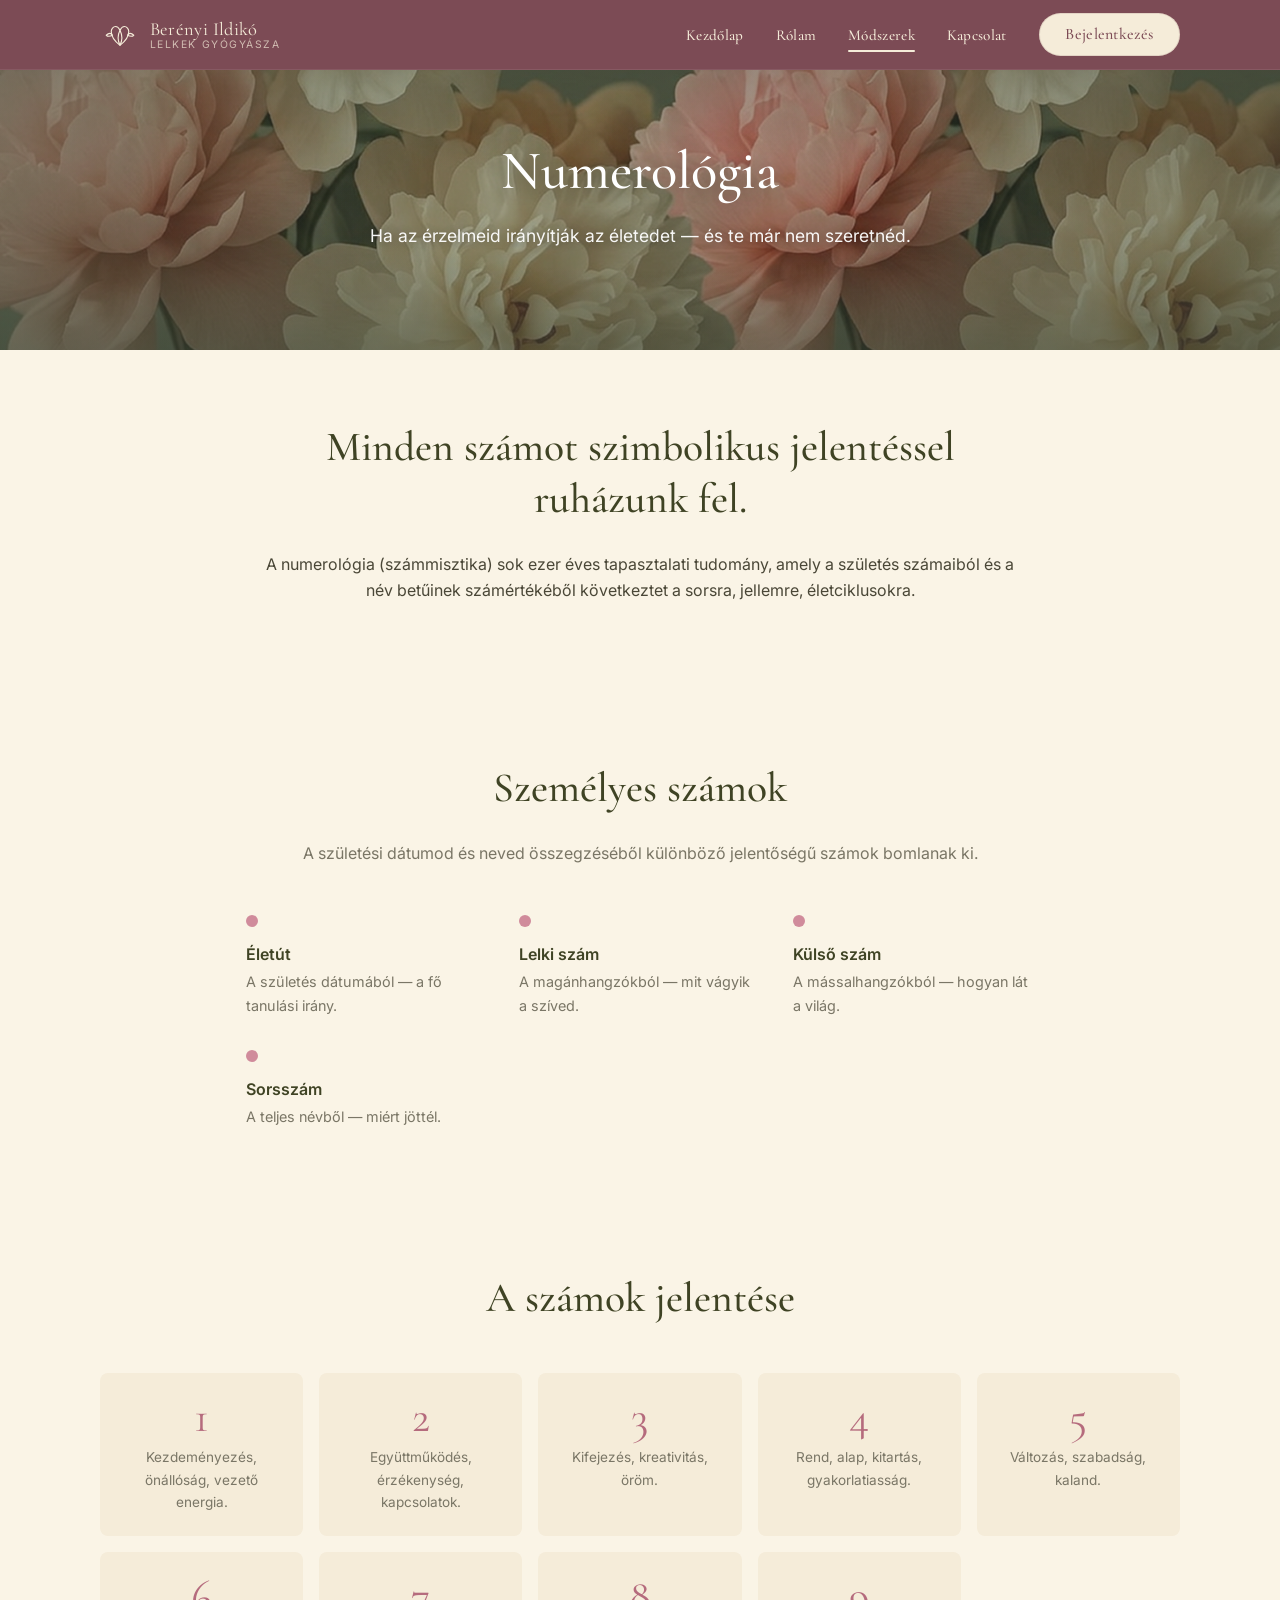
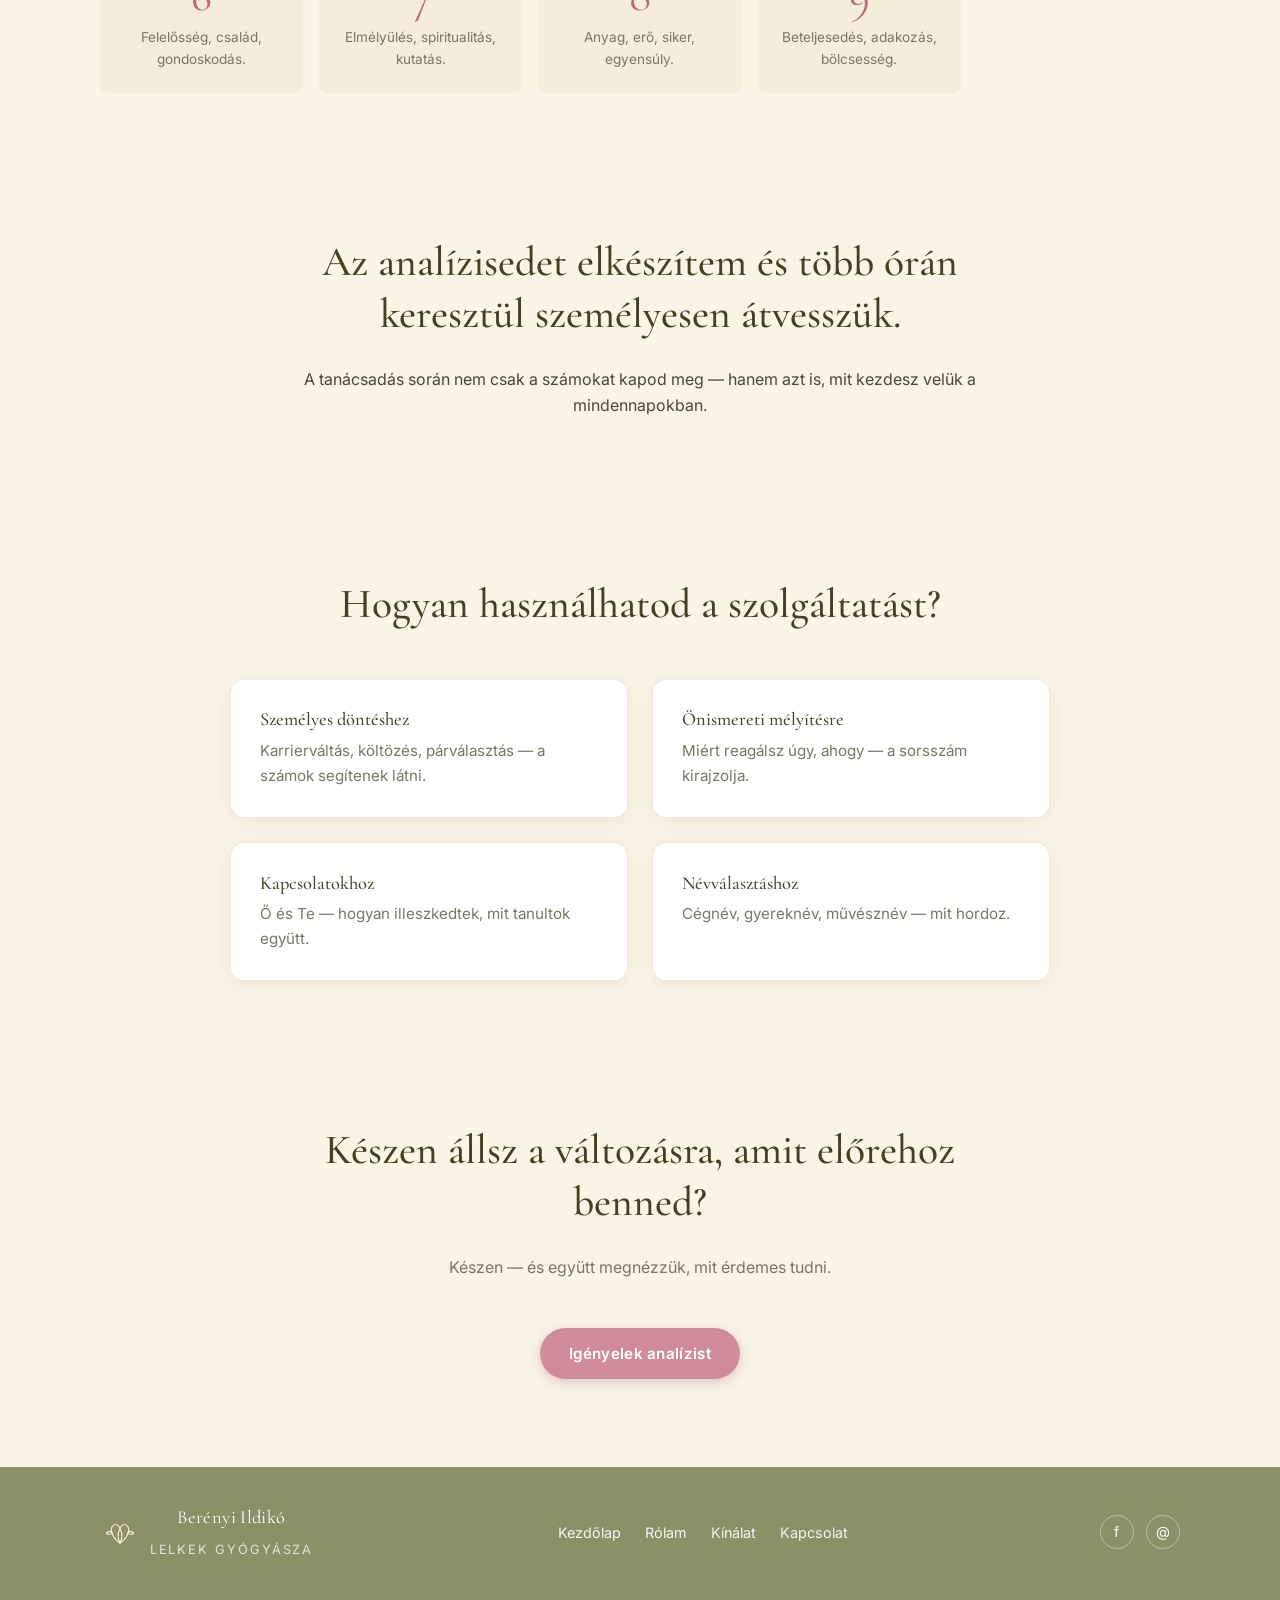
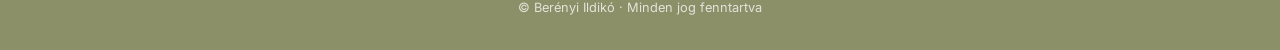
<file: viragos/numerologia.html>
<!DOCTYPE html>
<html lang="hu">
<head>
    <meta charset="UTF-8">
    <meta name="viewport" content="width=device-width, initial-scale=1.0">
    <title>Numerológia — Berényi Ildikó</title>
    <meta name="description" content="Numerológia — a születési dátumod és neved számai mit árulnak el sorsodról, kapcsolataidról, jelenlegi életciklusodról.">
    <link rel="preconnect" href="https://fonts.googleapis.com">
    <link rel="preconnect" href="https://fonts.gstatic.com" crossorigin>
    <link rel="stylesheet" href="https://fonts.googleapis.com/css2?family=Cormorant+Garamond:wght@400;500;600&family=Inter:wght@400;500;600;700&display=swap">
    <link rel="stylesheet" href="css/style.css">
</head>
<body>

<header class="site-header">
    <div class="container">
        <a href="index.html" class="brand"><span class="brand-mark"></span><span class="brand-name">Berényi Ildikó<small>Lelkek gyógyásza</small></span></a>
        <button class="menu-toggle" aria-label="Menü">☰</button>
        <nav class="main-nav" id="mainNav">
            <ul>
                <li><a href="index.html">Kezdőlap</a></li>
                <li><a href="hitvallasom.html">Rólam</a></li>
                <li class="has-dropdown">
                    <a href="#" class="dd-trigger active">Módszerek</a>
                    <ul class="dd-menu">
                        <li><a href="kineziologia.html">Kineziológia</a></li>
                        <li><a href="egyeni-csaladallitas.html">Egyéni Családállítás</a></li>
                        <li><a href="bach-viragterapia.html">Bach-virágterápia</a></li>
                        <li><a href="numerologia.html">Numerológia</a></li>
                        <li><a href="tek.html">Transzgenerációs Epigen. Kineziológia</a></li>
                        <li><a href="metamorf-masszazs.html">Metamorf masszázs</a></li>
                    </ul>
                </li>
                <li><a href="kapcsolat.html">Kapcsolat</a></li>
                <li><a href="kapcsolat.html" class="btn-login">Bejelentkezés</a></li>
            </ul>
        </nav>
    </div>
</header>

<section class="hero hero-slim">
    <div class="hero-inner">
        <h1>Numerológia</h1>
        <p class="lead">Ha az érzelmeid irányítják az életedet — és te már nem szeretnéd.</p>
    </div>
</section>

<section>
    <div class="container-sm" style="text-align:center;">
        <h2>Minden számot szimbolikus jelentéssel ruházunk fel.</h2>
        <p>A numerológia (számmisztika) sok ezer éves tapasztalati tudomány, amely a születés számaiból és a név betűinek számértékéből következtet a sorsra, jellemre, életciklusokra.</p>
    </div>
</section>

<section class="section-cream">
    <div class="container">
        <div class="section-header">
            <h2>Személyes számok</h2>
            <p>A születési dátumod és neved összegzéséből különböző jelentőségű számok bomlanak ki.</p>
        </div>
        <div class="feature-4" style="max-width:820px; margin:0 auto;">
            <div class="item"><span class="dot"></span><h4>Életút</h4><p>A születés dátumából — a fő tanulási irány.</p></div>
            <div class="item"><span class="dot"></span><h4>Lelki szám</h4><p>A magánhangzókból — mit vágyik a szíved.</p></div>
            <div class="item"><span class="dot"></span><h4>Külső szám</h4><p>A mássalhangzókból — hogyan lát a világ.</p></div>
            <div class="item"><span class="dot"></span><h4>Sorsszám</h4><p>A teljes névből — miért jöttél.</p></div>
        </div>
    </div>
</section>

<section>
    <div class="container">
        <div class="section-header">
            <h2>A számok jelentése</h2>
        </div>
        <div class="number-grid">
            <div class="number-card"><div class="num">1</div><p>Kezdeményezés, önállóság, vezető energia.</p></div>
            <div class="number-card"><div class="num">2</div><p>Együttműködés, érzékenység, kapcsolatok.</p></div>
            <div class="number-card"><div class="num">3</div><p>Kifejezés, kreativitás, öröm.</p></div>
            <div class="number-card"><div class="num">4</div><p>Rend, alap, kitartás, gyakorlatiasság.</p></div>
            <div class="number-card"><div class="num">5</div><p>Változás, szabadság, kaland.</p></div>
            <div class="number-card"><div class="num">6</div><p>Felelősség, család, gondoskodás.</p></div>
            <div class="number-card"><div class="num">7</div><p>Elmélyülés, spiritualitás, kutatás.</p></div>
            <div class="number-card"><div class="num">8</div><p>Anyag, erő, siker, egyensúly.</p></div>
            <div class="number-card"><div class="num">9</div><p>Beteljesedés, adakozás, bölcsesség.</p></div>
        </div>
    </div>
</section>

<section class="section-cream">
    <div class="container-sm" style="text-align:center;">
        <h2>Az analízisedet elkészítem és több órán keresztül személyesen átvesszük.</h2>
        <p>A tanácsadás során nem csak a számokat kapod meg — hanem azt is, mit kezdesz velük a mindennapokban.</p>
    </div>
</section>

<section>
    <div class="container">
        <div class="section-header">
            <h2>Hogyan használhatod a szolgáltatást?</h2>
        </div>
        <div class="grid grid-2" style="max-width:820px; margin:0 auto;">
            <div class="card"><h3>Személyes döntéshez</h3><p>Karrierváltás, költözés, párválasztás — a számok segítenek látni.</p></div>
            <div class="card"><h3>Önismereti mélyítésre</h3><p>Miért reagálsz úgy, ahogy — a sorsszám kirajzolja.</p></div>
            <div class="card"><h3>Kapcsolatokhoz</h3><p>Ő és Te — hogyan illeszkedtek, mit tanultok együtt.</p></div>
            <div class="card"><h3>Névválasztáshoz</h3><p>Cégnév, gyereknév, művésznév — mit hordoz.</p></div>
        </div>
    </div>
</section>

<section class="section-cream">
    <div class="container">
        <div class="section-header">
            <h2>Készen állsz a változásra, amit előrehoz benned?</h2>
            <p>Készen — és együtt megnézzük, mit érdemes tudni.</p>
        </div>
        <p style="text-align:center;"><a href="kapcsolat.html" class="btn btn-rose">Igényelek analízist</a></p>
    </div>
</section>

<footer class="site-footer">
    <div class="container">
        <div class="brand" style="color:#fff;"><span class="brand-mark"></span><span class="brand-name">Berényi Ildikó<small>Lelkek gyógyásza</small></span></div>
        <nav>
            <ul>
                <li><a href="index.html">Kezdőlap</a></li>
                <li><a href="hitvallasom.html">Rólam</a></li>
                <li><a href="kineziologia.html">Kínálat</a></li>
                <li><a href="kapcsolat.html">Kapcsolat</a></li>
            </ul>
        </nav>
        <div class="social">
            <a href="#" aria-label="Facebook">f</a>
            <a href="mailto:n.b.ildiko72@gmail.com" aria-label="Email">@</a>
        </div>
        <small>© Berényi Ildikó · Minden jog fenntartva</small>
    </div>
</footer>

<script src="js/main.js"></script>
</body>
</html>
</file>
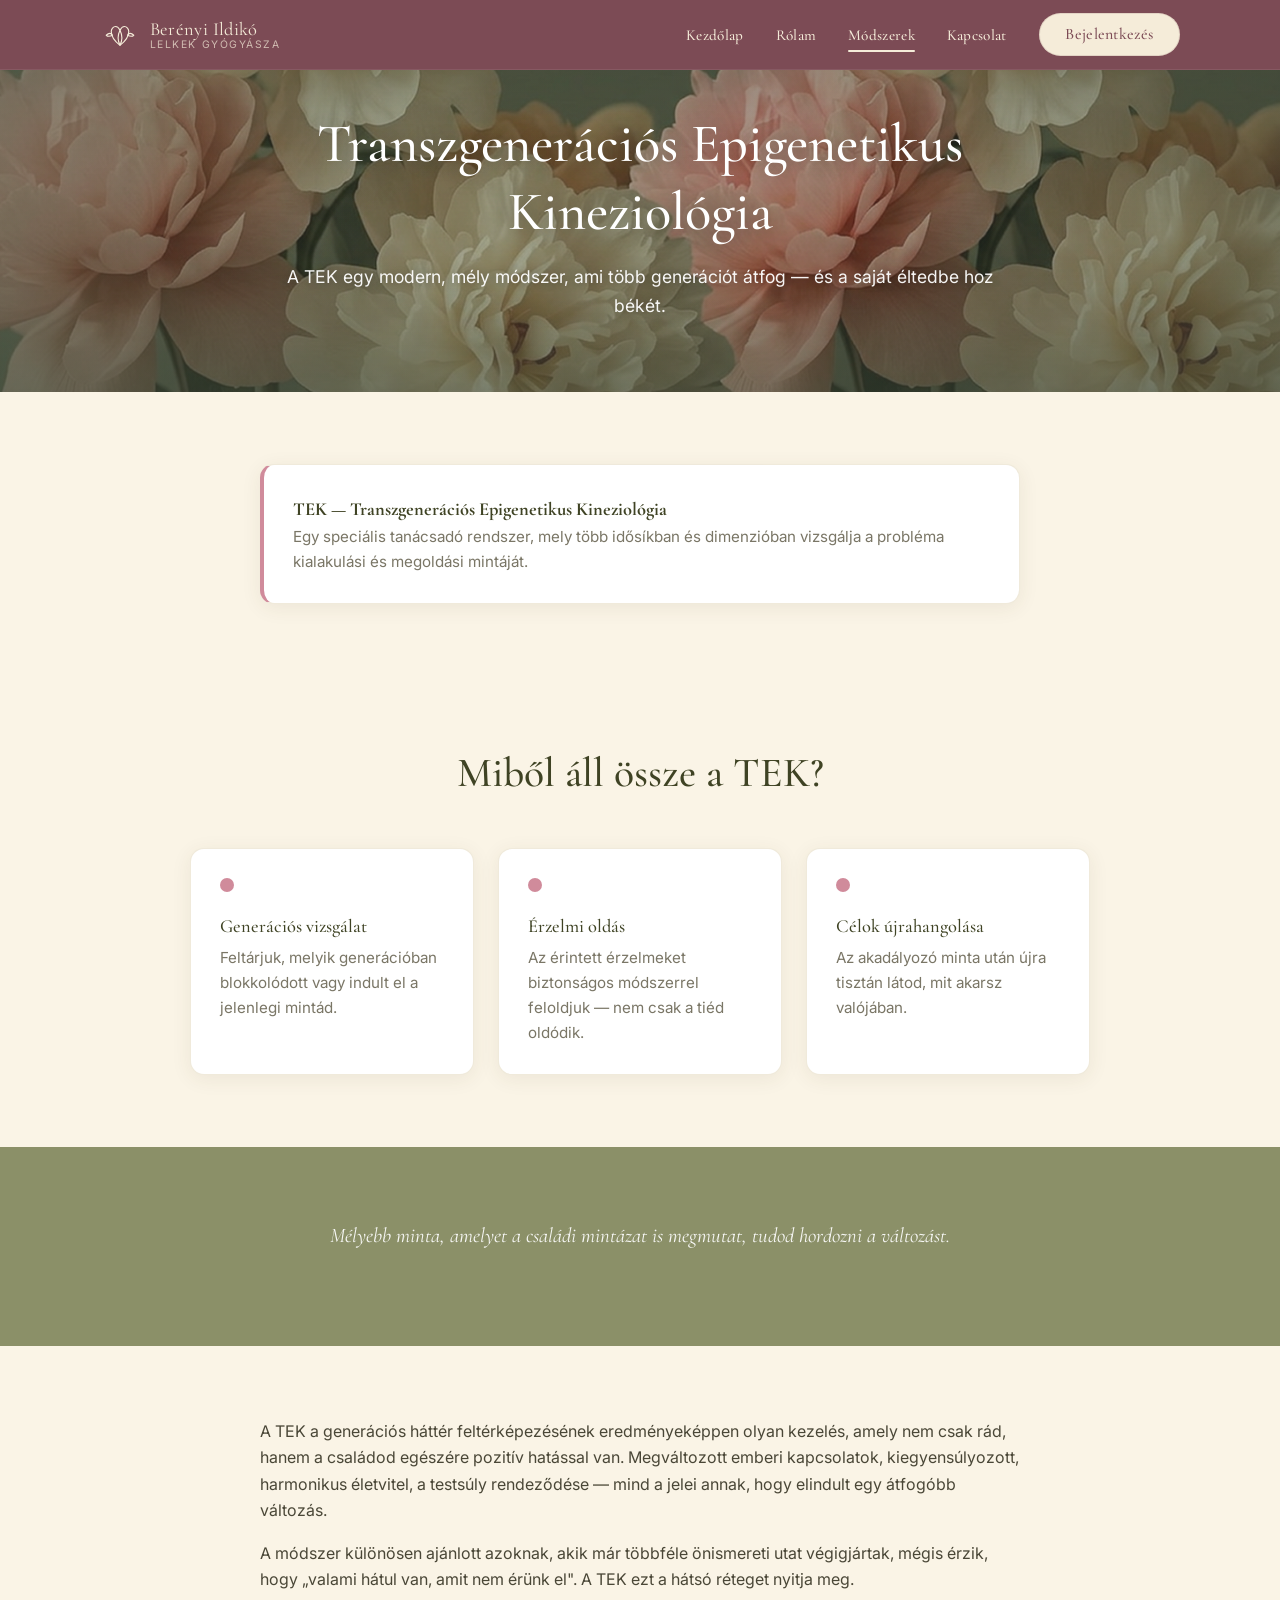
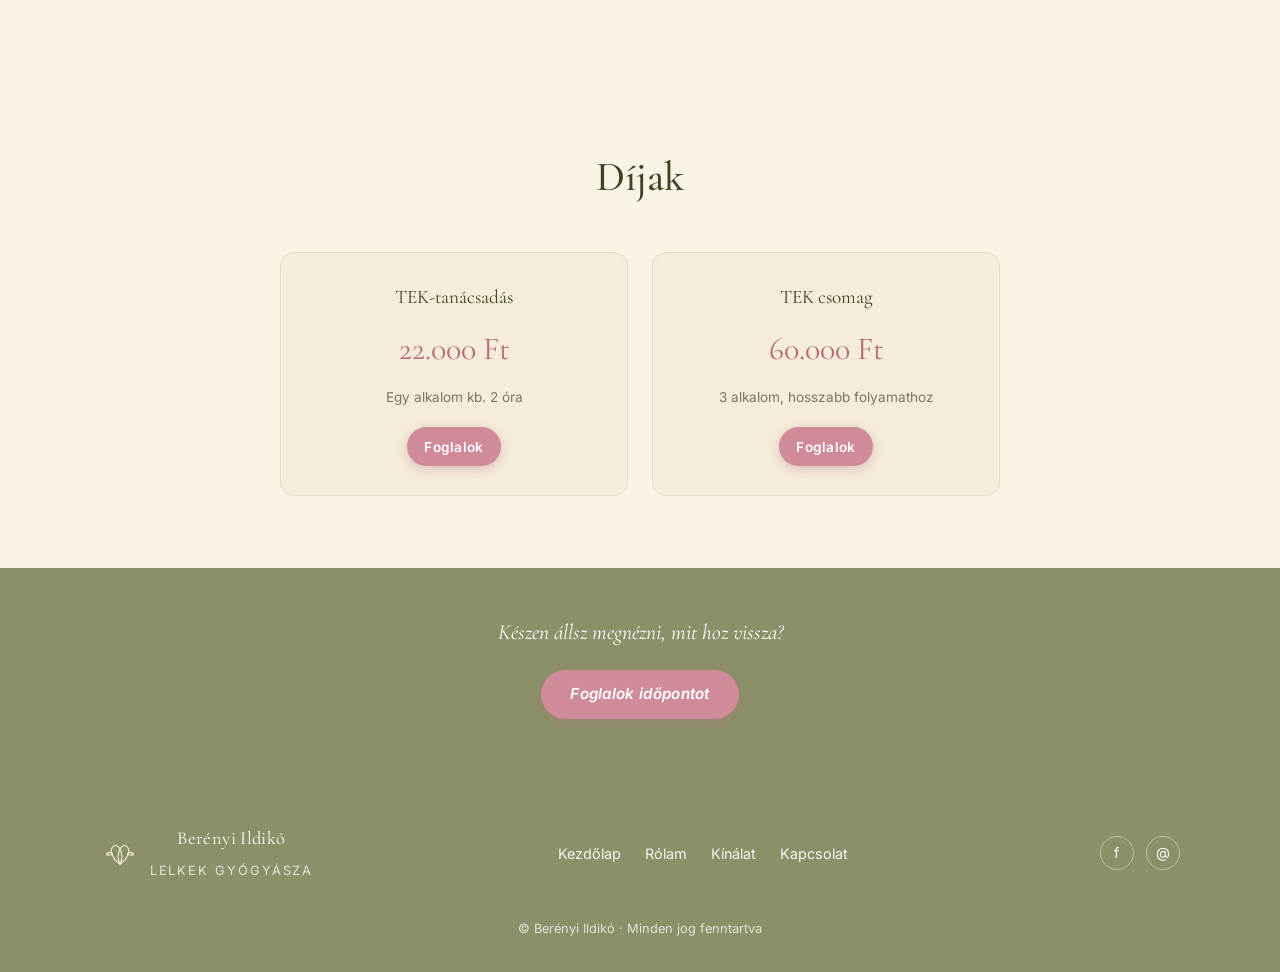
<file: viragos/tek.html>
<!DOCTYPE html>
<html lang="hu">
<head>
    <meta charset="UTF-8">
    <meta name="viewport" content="width=device-width, initial-scale=1.0">
    <title>Transzgenerációs Epigenetikus Kineziológia (TEK) — Berényi Ildikó</title>
    <meta name="description" content="TEK — Transzgenerációs Epigenetikus Kineziológia. Több generáción átívelő minták oldása modern, mély módszerrel.">
    <link rel="preconnect" href="https://fonts.googleapis.com">
    <link rel="preconnect" href="https://fonts.gstatic.com" crossorigin>
    <link rel="stylesheet" href="https://fonts.googleapis.com/css2?family=Cormorant+Garamond:wght@400;500;600&family=Inter:wght@400;500;600;700&display=swap">
    <link rel="stylesheet" href="css/style.css">
</head>
<body>

<header class="site-header">
    <div class="container">
        <a href="index.html" class="brand"><span class="brand-mark"></span><span class="brand-name">Berényi Ildikó<small>Lelkek gyógyásza</small></span></a>
        <button class="menu-toggle" aria-label="Menü">☰</button>
        <nav class="main-nav" id="mainNav">
            <ul>
                <li><a href="index.html">Kezdőlap</a></li>
                <li><a href="hitvallasom.html">Rólam</a></li>
                <li class="has-dropdown">
                    <a href="#" class="dd-trigger active">Módszerek</a>
                    <ul class="dd-menu">
                        <li><a href="kineziologia.html">Kineziológia</a></li>
                        <li><a href="egyeni-csaladallitas.html">Egyéni Családállítás</a></li>
                        <li><a href="bach-viragterapia.html">Bach-virágterápia</a></li>
                        <li><a href="numerologia.html">Numerológia</a></li>
                        <li><a href="tek.html">Transzgenerációs Epigen. Kineziológia</a></li>
                        <li><a href="metamorf-masszazs.html">Metamorf masszázs</a></li>
                    </ul>
                </li>
                <li><a href="kapcsolat.html">Kapcsolat</a></li>
                <li><a href="kapcsolat.html" class="btn-login">Bejelentkezés</a></li>
            </ul>
        </nav>
    </div>
</header>

<section class="hero hero-slim">
    <div class="hero-inner">
        <h1>Transzgenerációs Epigenetikus Kineziológia</h1>
        <p class="lead">A TEK egy modern, mély módszer, ami több generációt átfog — és a saját éltedbe hoz békét.</p>
    </div>
</section>

<section class="section-cream">
    <div class="container-sm">
        <div class="card" style="border-left:4px solid var(--rose);">
            <p style="margin:0;"><strong style="color:var(--ink); font-family:var(--serif); font-size:1.15rem;">TEK — Transzgenerációs Epigenetikus Kineziológia</strong><br>
            Egy speciális tanácsadó rendszer, mely több idősíkban és dimenzióban vizsgálja a probléma kialakulási és megoldási mintáját.</p>
        </div>
    </div>
</section>

<section>
    <div class="container">
        <div class="section-header">
            <h2>Miből áll össze a TEK?</h2>
        </div>
        <div class="grid grid-3" style="max-width:900px; margin:0 auto;">
            <div class="card">
                <span class="icon-dot"></span>
                <h3>Generációs vizsgálat</h3>
                <p>Feltárjuk, melyik generációban blokkolódott vagy indult el a jelenlegi mintád.</p>
            </div>
            <div class="card">
                <span class="icon-dot"></span>
                <h3>Érzelmi oldás</h3>
                <p>Az érintett érzelmeket biztonságos módszerrel feloldjuk — nem csak a tiéd oldódik.</p>
            </div>
            <div class="card">
                <span class="icon-dot"></span>
                <h3>Célok újrahangolása</h3>
                <p>Az akadályozó minta után újra tisztán látod, mit akarsz valójában.</p>
            </div>
        </div>
    </div>
</section>

<section class="section-sage">
    <div class="container-sm">
        <p style="font-family:var(--serif); font-size:1.3rem; font-style:italic;">Mélyebb minta, amelyet a családi mintázat is megmutat, tudod hordozni a változást.</p>
    </div>
</section>

<section>
    <div class="container-sm">
        <p>A TEK a generációs háttér feltérképezésének eredményeképpen olyan kezelés, amely nem csak rád, hanem a családod egészére pozitív hatással van. Megváltozott emberi kapcsolatok, kiegyensúlyozott, harmonikus életvitel, a testsúly rendeződése — mind a jelei annak, hogy elindult egy átfogóbb változás.</p>
        <p>A módszer különösen ajánlott azoknak, akik már többféle önismereti utat végigjártak, mégis érzik, hogy „valami hátul van, amit nem érünk el". A TEK ezt a hátsó réteget nyitja meg.</p>
    </div>
</section>

<section class="section-cream">
    <div class="container">
        <div class="section-header">
            <h2>Díjak</h2>
        </div>
        <div class="price-grid">
            <div class="price-card">
                <div class="name">TEK-tanácsadás</div>
                <div class="price">22.000 Ft</div>
                <div class="note">Egy alkalom kb. 2 óra</div>
                <a href="kapcsolat.html" class="btn btn-rose btn-sm">Foglalok</a>
            </div>
            <div class="price-card">
                <div class="name">TEK csomag</div>
                <div class="price">60.000 Ft</div>
                <div class="note">3 alkalom, hosszabb folyamathoz</div>
                <a href="kapcsolat.html" class="btn btn-rose btn-sm">Foglalok</a>
            </div>
        </div>
    </div>
</section>

<section class="decorative-quote">
    <div class="container-sm">
        <p>Készen állsz megnézni, mit hoz vissza?</p>
        <p><a href="kapcsolat.html" class="btn btn-rose">Foglalok időpontot</a></p>
    </div>
</section>

<footer class="site-footer">
    <div class="container">
        <div class="brand" style="color:#fff;"><span class="brand-mark"></span><span class="brand-name">Berényi Ildikó<small>Lelkek gyógyásza</small></span></div>
        <nav>
            <ul>
                <li><a href="index.html">Kezdőlap</a></li>
                <li><a href="hitvallasom.html">Rólam</a></li>
                <li><a href="kineziologia.html">Kínálat</a></li>
                <li><a href="kapcsolat.html">Kapcsolat</a></li>
            </ul>
        </nav>
        <div class="social">
            <a href="#" aria-label="Facebook">f</a>
            <a href="mailto:n.b.ildiko72@gmail.com" aria-label="Email">@</a>
        </div>
        <small>© Berényi Ildikó · Minden jog fenntartva</small>
    </div>
</footer>

<script src="js/main.js"></script>
</body>
</html>
</file>
<file: viragos/css/style.css>
/* ---------- Design tokens ---------- */
:root {
    --rose: #d08b9b;
    --rose-dark: #b56b7d;
    --rose-light: #f2dbe1;
    --cream: #f5ecd9;
    --cream-light: #faf4e6;
    --sage: #8b9068;
    --sage-dark: #6f7550;
    --ink: #3f4324;
    --text: #4a4737;
    --muted: #7a7666;
    --border: #e6dcc4;
    --shadow: 0 4px 20px rgba(80, 70, 40, 0.08);
    --shadow-lg: 0 12px 40px rgba(80, 70, 40, 0.14);
    --radius: 14px;
    --radius-sm: 8px;
    --serif: 'Cormorant Garamond', 'Playfair Display', Georgia, serif;
    --sans: 'Inter', 'Segoe UI', system-ui, -apple-system, sans-serif;
}

/* ---------- Reset + base ---------- */
*, *::before, *::after { box-sizing: border-box; }
html { scroll-behavior: smooth; }
body {
    margin: 0;
    font-family: var(--sans);
    color: var(--text);
    background: var(--cream-light);
    line-height: 1.65;
    font-size: 16px;
    -webkit-font-smoothing: antialiased;
}
img { max-width: 100%; display: block; }
a { color: var(--rose-dark); text-decoration: none; }
a:hover { color: var(--rose); }

h1, h2, h3, h4 {
    font-family: var(--serif);
    color: var(--ink);
    font-weight: 500;
    line-height: 1.25;
    margin: 0 0 0.6em;
}
h1 { font-size: clamp(2.2rem, 4.5vw, 3.4rem); }
h2 { font-size: clamp(1.8rem, 3.5vw, 2.6rem); }
h3 { font-size: 1.35rem; }
h4 { font-size: 1.1rem; }
p { margin: 0 0 1em; }

.container {
    width: min(1080px, 92%);
    margin: 0 auto;
}
.container-sm { width: min(760px, 92%); margin: 0 auto; }

/* ---------- Buttons ---------- */
.btn {
    display: inline-block;
    padding: 0.85em 1.9em;
    border-radius: 999px;
    font-family: var(--sans);
    font-weight: 600;
    font-size: 0.95rem;
    letter-spacing: 0.02em;
    text-decoration: none;
    border: none;
    cursor: pointer;
    transition: transform 0.2s ease, box-shadow 0.2s ease, background 0.2s ease;
}
.btn-rose {
    background: var(--rose);
    color: #fff;
    box-shadow: 0 3px 12px rgba(176, 107, 125, 0.35);
}
.btn-rose:hover {
    background: var(--rose-dark);
    color: #fff;
    transform: translateY(-2px);
    box-shadow: 0 6px 18px rgba(176, 107, 125, 0.45);
}
.btn-outline {
    background: transparent;
    color: var(--ink);
    border: 1.5px solid var(--ink);
}
.btn-outline:hover {
    background: var(--ink);
    color: #fff;
}
.btn-sage {
    background: var(--sage);
    color: #fff;
}
.btn-sage:hover { background: var(--sage-dark); color: #fff; }
.btn-sm { padding: 0.6em 1.3em; font-size: 0.85rem; }

/* ---------- Header ---------- */
.site-header {
    position: sticky;
    top: 0;
    z-index: 100;
    background: #7c4b55;
    border-bottom: 1px solid rgba(255, 255, 255, 0.08);
}
.site-header .container {
    display: flex;
    align-items: center;
    justify-content: space-between;
    padding: 0.9rem 0;
    gap: 1rem;
}
.brand {
    display: inline-flex;
    align-items: center;
    gap: 0.6rem;
    font-family: var(--serif);
    font-size: 1.15rem;
    color: #f5ecd9;
    text-decoration: none;
    letter-spacing: 0.02em;
    line-height: 1.1;
}
.brand:hover { color: #fff; }
.brand-mark {
    display: inline-block;
    width: 40px;
    height: 40px;
    background: transparent url("data:image/svg+xml;utf8,<svg xmlns='http://www.w3.org/2000/svg' viewBox='0 0 64 64'><g fill='none' stroke='%23f5ecd9' stroke-width='1.8' stroke-linecap='round' stroke-linejoin='round'><path d='M32 50c-8-6-14-14-14-22 0-4 3-8 7-8 3 0 5 2 7 6 2-4 4-6 7-6 4 0 7 4 7 8 0 8-6 16-14 22z'/><path d='M32 50c-4-8-4-16 0-24 4 8 4 16 0 24z'/><path d='M20 34c-4 2-8 2-10 0 4-4 8-4 10 0z'/><path d='M44 34c4 2 8 2 10 0-4-4-8-4-10 0z'/></g></svg>") no-repeat center/contain;
    flex-shrink: 0;
}
.brand-mark::after { content: none; }
.brand-name { display: flex; flex-direction: column; line-height: 1.1; }
.brand-name small { font-size: 0.65rem; letter-spacing: 0.15em; text-transform: uppercase; opacity: 0.7; font-family: var(--sans); }

.main-nav ul {
    display: flex;
    gap: 2rem;
    list-style: none;
    margin: 0;
    padding: 0;
    align-items: center;
}
.main-nav a {
    color: #f5ecd9;
    font-weight: 500;
    font-size: 0.95rem;
    padding: 0.4em 0;
    position: relative;
    font-family: var(--serif);
    letter-spacing: 0.02em;
}
.main-nav a:not(.btn):hover { color: #fff; }
.main-nav a:not(.btn).active::after {
    content: '';
    position: absolute;
    bottom: -2px;
    left: 0;
    right: 0;
    height: 2px;
    background: #f5ecd9;
    border-radius: 2px;
}
.main-nav .btn-login {
    background: #f5ecd9;
    color: #7c4b55;
    padding: 0.65em 1.6em;
    border-radius: 999px;
    font-family: var(--serif);
    font-size: 1rem;
    font-weight: 500;
    border: 1px solid rgba(124, 75, 85, 0.15);
    transition: background 0.2s, color 0.2s, transform 0.2s;
}
.main-nav .btn-login:hover {
    background: #fff;
    color: #5a343d;
    transform: translateY(-1px);
}

.menu-toggle {
    display: none;
    background: none;
    border: none;
    font-size: 1.6rem;
    color: #f5ecd9;
    cursor: pointer;
}

.has-dropdown { position: relative; }
.has-dropdown .dd-trigger::after {
    content: ' ▾';
    font-size: 0.7em;
    color: var(--muted);
}
.has-dropdown .dd-menu {
    position: absolute;
    top: calc(100% + 8px);
    left: 50%;
    transform: translateX(-50%) translateY(-6px);
    background: #fff;
    border-radius: var(--radius);
    box-shadow: var(--shadow-lg);
    padding: 0.6rem 0;
    min-width: 240px;
    list-style: none;
    margin: 0;
    display: block;
    opacity: 0;
    visibility: hidden;
    transition: opacity 0.2s ease, transform 0.2s ease, visibility 0s linear 0.2s;
}
.has-dropdown.open .dd-menu,
.has-dropdown:hover .dd-menu {
    opacity: 1;
    visibility: visible;
    transform: translateX(-50%) translateY(0);
    transition: opacity 0.2s ease, transform 0.2s ease, visibility 0s;
}
.has-dropdown .dd-menu li { padding: 0; }
.has-dropdown .dd-menu a {
    display: block;
    padding: 0.55rem 1.2rem;
    color: var(--ink);
    font-size: 0.9rem;
    white-space: nowrap;
}
.has-dropdown .dd-menu a:hover { background: var(--cream); color: var(--rose-dark); }

/* ---------- Hero ---------- */
.hero {
    position: relative;
    min-height: 460px;
    max-height: 560px;
    display: flex;
    align-items: center;
    justify-content: center;
    text-align: center;
    color: #fff;
    padding: 3rem 1rem;
    overflow: hidden;
    background:
        linear-gradient(180deg, rgba(60, 70, 55, 0.35) 0%, rgba(60, 70, 55, 0.55) 100%),
        url('../images/hero-peonies.png') center/cover no-repeat;
}
.hero::after {
    content: '';
    position: absolute;
    inset: 0;
    background: radial-gradient(ellipse at center, transparent 30%, rgba(60, 70, 55, 0.45) 100%);
    pointer-events: none;
}
.hero-inner {
    position: relative;
    z-index: 2;
    max-width: 720px;
}
.hero h1 {
    color: #fff;
    text-shadow: 0 2px 20px rgba(0, 0, 0, 0.3);
    margin-bottom: 0.3em;
}
.hero .lead {
    font-size: 1.1rem;
    margin-bottom: 2rem;
    text-shadow: 0 1px 10px rgba(0, 0, 0, 0.3);
    color: rgba(255, 255, 255, 0.95);
}
.hero-actions {
    display: flex;
    gap: 1rem;
    justify-content: center;
    flex-wrap: wrap;
}
.hero-actions .btn-outline {
    color: #fff;
    border-color: rgba(255, 255, 255, 0.9);
}
.hero-actions .btn-outline:hover {
    background: #fff;
    color: var(--ink);
}
.hero-slim { min-height: 280px; max-height: 380px; padding: 2.5rem 1rem; }

/* ---------- Sections ---------- */
section { padding: 4.5rem 0; position: relative; }
.section-header {
    text-align: center;
    max-width: 720px;
    margin: 0 auto 3rem;
}
.section-header .eyebrow {
    display: inline-block;
    font-size: 0.8rem;
    text-transform: uppercase;
    letter-spacing: 0.2em;
    color: var(--rose-dark);
    margin-bottom: 0.6rem;
    font-weight: 600;
}
.section-header p { color: var(--muted); }

.section-cream { background: var(--cream-light); }
.section-cream-alt { background: var(--cream); }
.section-sage {
    background: var(--sage);
    color: #fff;
    text-align: center;
}
.section-sage h2, .section-sage h3 { color: #fff; }
.section-sage p { color: rgba(255, 255, 255, 0.92); }

.decorative-quote {
    text-align: center;
    padding: 3rem 1rem;
    background: var(--sage);
    color: #fff;
    font-family: var(--serif);
    font-size: 1.35rem;
    font-style: italic;
    line-height: 1.5;
}
.decorative-quote small {
    display: block;
    margin-top: 1rem;
    font-size: 0.9rem;
    font-style: normal;
    opacity: 0.85;
    letter-spacing: 0.05em;
}

/* ---------- Cards / grids ---------- */
.grid {
    display: grid;
    gap: 1.5rem;
}
.grid-2 { grid-template-columns: repeat(auto-fit, minmax(280px, 1fr)); }
.grid-3 { grid-template-columns: repeat(auto-fit, minmax(240px, 1fr)); }
.grid-4 { grid-template-columns: repeat(auto-fit, minmax(200px, 1fr)); }

.card {
    background: #fff;
    padding: 1.8rem;
    border-radius: var(--radius);
    box-shadow: var(--shadow);
    border: 1px solid rgba(230, 220, 196, 0.6);
    transition: transform 0.25s ease, box-shadow 0.25s ease;
}
.card:hover { transform: translateY(-3px); box-shadow: var(--shadow-lg); }
.card h3 { color: var(--ink); margin-bottom: 0.4rem; font-size: 1.15rem; }
.card p { color: var(--muted); margin: 0; font-size: 0.95rem; }
.card .icon-dot {
    display: inline-block;
    width: 14px;
    height: 14px;
    border-radius: 50%;
    background: var(--rose);
    margin-bottom: 1rem;
}

.list-check {
    list-style: none;
    padding: 0;
    margin: 0;
}
.list-check li {
    padding: 1rem 1.2rem;
    background: #fff;
    border-radius: var(--radius-sm);
    border-left: 3px solid var(--rose);
    margin-bottom: 0.7rem;
    box-shadow: var(--shadow);
    display: flex;
    justify-content: space-between;
    align-items: center;
    gap: 1rem;
}
.list-check li strong { color: var(--ink); font-family: var(--serif); font-size: 1.05rem; }
.list-check li span { color: var(--muted); font-size: 0.9rem; }
.list-check li::after {
    content: '→';
    color: var(--rose);
    font-size: 1.2rem;
    flex-shrink: 0;
}

.number-grid {
    display: grid;
    grid-template-columns: repeat(auto-fit, minmax(180px, 1fr));
    gap: 1rem;
}
.number-card {
    background: var(--cream);
    padding: 1.4rem;
    border-radius: var(--radius-sm);
    text-align: center;
}
.number-card .num {
    font-family: var(--serif);
    font-size: 2.8rem;
    color: var(--rose-dark);
    line-height: 1;
    margin-bottom: 0.4rem;
}
.number-card p { font-size: 0.85rem; color: var(--muted); margin: 0; }

/* ---------- Feature blocks (icon + text) ---------- */
.feature-4 {
    display: grid;
    grid-template-columns: repeat(auto-fit, minmax(200px, 1fr));
    gap: 2rem;
    padding: 0 1rem;
}
.feature-4 .item { text-align: left; }
.feature-4 .item .dot {
    width: 12px; height: 12px; border-radius: 50%;
    background: var(--rose); display: inline-block; margin-bottom: 0.6rem;
}
.feature-4 .item h4 { margin: 0 0 0.4rem; color: var(--ink); font-size: 1rem; font-family: var(--sans); font-weight: 600; }
.feature-4 .item p { color: var(--muted); font-size: 0.9rem; margin: 0; }

/* ---------- About block ---------- */
.about-block {
    display: grid;
    grid-template-columns: 1fr 1.4fr;
    gap: 2.5rem;
    align-items: center;
}
.about-block img {
    border-radius: var(--radius);
    box-shadow: var(--shadow);
    aspect-ratio: 1 / 1;
    object-fit: cover;
    width: 100%;
}
.about-block .txt h3 { color: var(--ink); margin-bottom: 0.6rem; }
@media (max-width: 720px) {
    .about-block { grid-template-columns: 1fr; }
}

/* ---------- Testimonials ---------- */
.testimonial {
    background: #fff;
    padding: 1.6rem;
    border-radius: var(--radius);
    box-shadow: var(--shadow);
    border: 1px solid rgba(230, 220, 196, 0.6);
}
.testimonial p { color: var(--text); font-size: 0.95rem; font-style: italic; }
.testimonial .who { font-weight: 600; color: var(--ink); font-style: normal; font-size: 0.85rem; letter-spacing: 0.05em; text-transform: uppercase; }

/* ---------- Price table ---------- */
.price-grid {
    display: grid;
    grid-template-columns: repeat(auto-fit, minmax(240px, 1fr));
    gap: 1.5rem;
    max-width: 720px;
    margin: 0 auto;
}
.price-card {
    background: var(--cream);
    padding: 1.8rem;
    border-radius: var(--radius);
    text-align: center;
    border: 1px solid var(--border);
}
.price-card .name { font-family: var(--serif); font-size: 1.2rem; color: var(--ink); margin-bottom: 0.4rem; }
.price-card .price { font-family: var(--serif); font-size: 2rem; color: var(--rose-dark); margin: 0.6rem 0; }
.price-card .note { font-size: 0.85rem; color: var(--muted); margin-bottom: 1.2rem; }

/* ---------- Form ---------- */
.form-row { margin-bottom: 1.2rem; }
.form-row label {
    display: block;
    font-size: 0.9rem;
    color: var(--ink);
    margin-bottom: 0.4rem;
    font-weight: 500;
}
.form-row input, .form-row textarea, .form-row select {
    width: 100%;
    padding: 0.75rem 1rem;
    border: 1px solid var(--border);
    border-radius: var(--radius-sm);
    background: #fff;
    font-family: inherit;
    font-size: 1rem;
    color: var(--text);
    transition: border-color 0.2s;
}
.form-row input:focus, .form-row textarea:focus, .form-row select:focus {
    outline: none;
    border-color: var(--rose);
    box-shadow: 0 0 0 3px rgba(208, 139, 155, 0.15);
}
.form-row textarea { min-height: 140px; resize: vertical; }

/* ---------- CTA banner ---------- */
.cta-banner {
    background: var(--rose-light);
    text-align: center;
    padding: 3rem 1rem;
    border-radius: var(--radius);
    margin: 2rem 0;
}
.cta-banner h3 { color: var(--ink); margin-bottom: 0.6rem; }

/* ---------- Footer ---------- */
.site-footer {
    background: var(--sage);
    color: #fff;
    padding: 2.5rem 0 2rem;
    text-align: center;
}
.site-footer .container {
    display: flex;
    flex-wrap: wrap;
    justify-content: space-between;
    align-items: center;
    gap: 1.5rem;
}
.site-footer nav ul {
    display: flex;
    gap: 1.5rem;
    list-style: none;
    padding: 0;
    margin: 0;
    flex-wrap: wrap;
    justify-content: center;
}
.site-footer nav a {
    color: rgba(255, 255, 255, 0.9);
    font-size: 0.9rem;
}
.site-footer nav a:hover { color: #fff; text-decoration: underline; }
.site-footer .social a {
    display: inline-flex;
    width: 34px; height: 34px;
    align-items: center;
    justify-content: center;
    border: 1px solid rgba(255, 255, 255, 0.4);
    border-radius: 50%;
    color: #fff;
    margin-left: 0.5rem;
    font-size: 0.9rem;
}
.site-footer .social a:hover { background: rgba(255, 255, 255, 0.15); }
.site-footer small { display: block; margin-top: 1rem; opacity: 0.75; font-size: 0.8rem; width: 100%; }

/* ---------- Decorative lotus ---------- */
.lotus-deco {
    position: absolute;
    width: 140px;
    opacity: 0.25;
    pointer-events: none;
    filter: sepia(0.3);
}
.lotus-deco.left { left: 2%; top: 30%; }
.lotus-deco.right { right: 2%; top: 55%; transform: scaleX(-1); }

/* ---------- Responsive ---------- */
@media (max-width: 860px) {
    .main-nav ul {
        position: fixed;
        top: 68px;
        left: 0;
        right: 0;
        flex-direction: column;
        background: #7c4b55;
        padding: 1.5rem;
        border-bottom: 1px solid rgba(255, 255, 255, 0.1);
        gap: 1rem;
        transform: translateY(-120%);
        transition: transform 0.25s ease;
        box-shadow: var(--shadow);
        align-items: flex-start;
    }
    .main-nav.open ul { transform: translateY(0); }
    .menu-toggle { display: inline-block; }
    .site-footer .container { flex-direction: column; text-align: center; }
    .list-check li { flex-direction: column; align-items: flex-start; text-align: left; }
    .list-check li::after { display: none; }
}
</file>
<file: assets/css/main.css>
@import url("https://fonts.googleapis.com/css?family=Source+Sans+Pro:300,900&display=swap");

@import url("fontawesome-all.min.css");



/*

	Big Picture by HTML5 UP

	html5up.net | @n33co

	Free for personal and commercial use under the CCA 3.0 license (html5up.net/license)

*/



/* Reset */



	html, body, div, span, applet, object, iframe, h1, h2, h3, h4, h5, h6, p, blockquote, pre, a, abbr, acronym, address, big, cite, code, del, dfn, em, img, ins, kbd, q, s, samp, small, strike, strong, sub, sup, tt, var, b, u, i, center, dl, dt, dd, ol, ul, li, fieldset, form, label, legend, table, caption, tbody, tfoot, thead, tr, th, td, article, aside, canvas, details, embed, figure, figcaption, footer, header, hgroup, menu, nav, output, ruby, section, summary, time, mark, audio, video {

		margin: 0;

		padding: 0;

		border: 0;

		font-size: 100%;

		font: inherit;

		vertical-align: baseline;

	}



	article, aside, details, figcaption, figure, footer, header, hgroup, menu, nav, section {

		display: block;

	}



	body {

		line-height: 1;

	}



	ol, ul {

		list-style: none;

	}



	blockquote, q {

		quotes: none;

	}



	blockquote:before, blockquote:after, q:before, q:after {

		content: '';

		content: none;

	}



	table {

		border-collapse: collapse;

		border-spacing: 0;

	}



	body {

		-webkit-text-size-adjust: none;

	}



/* Box Model */



	*, *:before, *:after {

		-moz-box-sizing: border-box;

		-webkit-box-sizing: border-box;

		box-sizing: border-box;

	}



/* Containers */



	.container {

		margin-left: auto;

		margin-right: auto;

	}



	.container.\31 25\25 {

		width: 100%;

		max-width: 1800px;

		min-width: 1440px;

	}



	.container.\37 5\25 {

		width: 1080px;

	}



	.container.\35 0\25 {

		width: 720px;

	}



	.container.\32 5\25 {

		width: 360px;

	}



	.container {

		width: 1440px;

	}



	@media screen and (max-width: 1920px) {



		.container.\31 25\25 {

			width: 100%;

			max-width: 1700px;

			min-width: 1360px;

		}



		.container.\37 5\25 {

			width: 1020px;

		}



		.container.\35 0\25 {

			width: 680px;

		}



		.container.\32 5\25 {

			width: 340px;

		}



		.container {

			width: 1360px;

		}



	}



	@media screen and (max-width: 1680px) {



		.container.\31 25\25 {

			width: 100%;

			max-width: 1500px;

			min-width: 1200px;

		}



		.container.\37 5\25 {

			width: 900px;

		}



		.container.\35 0\25 {

			width: 600px;

		}



		.container.\32 5\25 {

			width: 300px;

		}



		.container {

			width: 1200px;

		}



	}



	@media screen and (max-width: 1280px) {



		.container.\31 25\25 {

			width: 100%;

			max-width: 1200px;

			min-width: 960px;

		}



		.container.\37 5\25 {

			width: 720px;

		}



		.container.\35 0\25 {

			width: 480px;

		}



		.container.\32 5\25 {

			width: 240px;

		}



		.container {

			width: 960px;

		}



	}



	@media screen and (max-width: 1000px) {



		.container.\31 25\25 {

			width: 100%;

			max-width: 118.75%;

			min-width: 95%;

		}



		.container.\37 5\25 {

			width: 71.25%;

		}



		.container.\35 0\25 {

			width: 47.5%;

		}



		.container.\32 5\25 {

			width: 23.75%;

		}



		.container {

			width: 95%;

		}



	}



	@media screen and (max-width: 736px) {



		.container.\31 25\25 {

			width: 100%;

			max-width: 118.75%;

			min-width: 95%;

		}



		.container.\37 5\25 {

			width: 71.25%;

		}



		.container.\35 0\25 {

			width: 47.5%;

		}



		.container.\32 5\25 {

			width: 23.75%;

		}



		.container {

			width: 95%;

		}



	}



	@media screen and (max-width: 480px) {



		.container.\31 25\25 {

			width: 100%;

			max-width: 118.75%;

			min-width: 95%;

		}



		.container.\37 5\25 {

			width: 71.25%;

		}



		.container.\35 0\25 {

			width: 47.5%;

		}



		.container.\32 5\25 {

			width: 23.75%;

		}



		.container {

			width: 95% !important;

		}



	}



/* Grid */



	.row {

		border-bottom: solid 1px transparent;

		-moz-box-sizing: border-box;

		-webkit-box-sizing: border-box;

		box-sizing: border-box;

	}



	.row > * {

		float: left;

		-moz-box-sizing: border-box;

		-webkit-box-sizing: border-box;

		box-sizing: border-box;

	}



	.row:after, .row:before {

		content: '';

		display: block;

		clear: both;

		height: 0;

	}



	.row.uniform > * > :first-child {

		margin-top: 0;

	}



	.row.uniform > * > :last-child {

		margin-bottom: 0;

	}



	.row.\30 \25 > * {

		padding: 0px 0 0 0px;

	}



	.row.\30 \25 {

		margin: 0px 0 -1px 0px;

	}



	.row.uniform.\30 \25 > * {

		padding: 0px 0 0 0px;

	}



	.row.uniform.\30 \25 {

		margin: 0px 0 -1px 0px;

	}



	.row > * {

		padding: 40px 0 0 40px;

	}



	.row {

		margin: -40px 0 -1px -40px;

	}



	.row.uniform > * {

		padding: 40px 0 0 40px;

	}



	.row.uniform {

		margin: -40px 0 -1px -40px;

	}



	.row.\32 00\25 > * {

		padding: 80px 0 0 80px;

	}



	.row.\32 00\25 {

		margin: -80px 0 -1px -80px;

	}



	.row.uniform.\32 00\25 > * {

		padding: 80px 0 0 80px;

	}



	.row.uniform.\32 00\25 {

		margin: -80px 0 -1px -80px;

	}



	.row.\31 50\25 > * {

		padding: 60px 0 0 60px;

	}



	.row.\31 50\25 {

		margin: -60px 0 -1px -60px;

	}



	.row.uniform.\31 50\25 > * {

		padding: 60px 0 0 60px;

	}



	.row.uniform.\31 50\25 {

		margin: -60px 0 -1px -60px;

	}



	.row.\35 0\25 > * {

		padding: 20px 0 0 20px;

	}



	.row.\35 0\25 {

		margin: -20px 0 -1px -20px;

	}



	.row.uniform.\35 0\25 > * {

		padding: 20px 0 0 20px;

	}



	.row.uniform.\35 0\25 {

		margin: -20px 0 -1px -20px;

	}



	.row.\32 5\25 > * {

		padding: 10px 0 0 10px;

	}



	.row.\32 5\25 {

		margin: -10px 0 -1px -10px;

	}



	.row.uniform.\32 5\25 > * {

		padding: 10px 0 0 10px;

	}



	.row.uniform.\32 5\25 {

		margin: -10px 0 -1px -10px;

	}



	.\31 2u, .\31 2u\24 {

		width: 100%;

		clear: none;

		margin-left: 0;

	}



	.\31 1u, .\31 1u\24 {

		width: 91.6666666667%;

		clear: none;

		margin-left: 0;

	}



	.\31 0u, .\31 0u\24 {

		width: 83.3333333333%;

		clear: none;

		margin-left: 0;

	}



	.\39 u, .\39 u\24 {

		width: 75%;

		clear: none;

		margin-left: 0;

	}



	.\38 u, .\38 u\24 {

		width: 66.6666666667%;

		clear: none;

		margin-left: 0;

	}



	.\37 u, .\37 u\24 {

		width: 58.3333333333%;

		clear: none;

		margin-left: 0;

	}



	.\36 u, .\36 u\24 {

		width: 50%;

		clear: none;

		margin-left: 0;

	}



	.\35 u, .\35 u\24 {

		width: 41.6666666667%;

		clear: none;

		margin-left: 0;

	}



	.\34 u, .\34 u\24 {

		width: 33.3333333333%;

		clear: none;

		margin-left: 0;

	}



	.\33 u, .\33 u\24 {

		width: 25%;

		clear: none;

		margin-left: 0;

	}



	.\32 u, .\32 u\24 {

		width: 16.6666666667%;

		clear: none;

		margin-left: 0;

	}



	.\31 u, .\31 u\24 {

		width: 8.3333333333%;

		clear: none;

		margin-left: 0;

	}



	.\31 2u\24 + *,

	.\31 1u\24 + *,

	.\31 0u\24 + *,

	.\39 u\24 + *,

	.\38 u\24 + *,

	.\37 u\24 + *,

	.\36 u\24 + *,

	.\35 u\24 + *,

	.\34 u\24 + *,

	.\33 u\24 + *,

	.\32 u\24 + *,

	.\31 u\24 + * {

		clear: left;

	}



	.\-11u {

		margin-left: 91.66667%;

	}



	.\-10u {

		margin-left: 83.33333%;

	}



	.\-9u {

		margin-left: 75%;

	}



	.\-8u {

		margin-left: 66.66667%;

	}



	.\-7u {

		margin-left: 58.33333%;

	}



	.\-6u {

		margin-left: 50%;

	}



	.\-5u {

		margin-left: 41.66667%;

	}



	.\-4u {

		margin-left: 33.33333%;

	}



	.\-3u {

		margin-left: 25%;

	}



	.\-2u {

		margin-left: 16.66667%;

	}



	.\-1u {

		margin-left: 8.33333%;

	}



	@media screen and (max-width: 1920px) {



		.row > * {

			padding: 40px 0 0 40px;

		}



		.row {

			margin: -40px 0 -1px -40px;

		}



		.row.uniform > * {

			padding: 40px 0 0 40px;

		}



		.row.uniform {

			margin: -40px 0 -1px -40px;

		}



		.row.\32 00\25 > * {

			padding: 80px 0 0 80px;

		}



		.row.\32 00\25 {

			margin: -80px 0 -1px -80px;

		}



		.row.uniform.\32 00\25 > * {

			padding: 80px 0 0 80px;

		}



		.row.uniform.\32 00\25 {

			margin: -80px 0 -1px -80px;

		}



		.row.\31 50\25 > * {

			padding: 60px 0 0 60px;

		}



		.row.\31 50\25 {

			margin: -60px 0 -1px -60px;

		}



		.row.uniform.\31 50\25 > * {

			padding: 60px 0 0 60px;

		}



		.row.uniform.\31 50\25 {

			margin: -60px 0 -1px -60px;

		}



		.row.\35 0\25 > * {

			padding: 20px 0 0 20px;

		}



		.row.\35 0\25 {

			margin: -20px 0 -1px -20px;

		}



		.row.uniform.\35 0\25 > * {

			padding: 20px 0 0 20px;

		}



		.row.uniform.\35 0\25 {

			margin: -20px 0 -1px -20px;

		}



		.row.\32 5\25 > * {

			padding: 10px 0 0 10px;

		}



		.row.\32 5\25 {

			margin: -10px 0 -1px -10px;

		}



		.row.uniform.\32 5\25 > * {

			padding: 10px 0 0 10px;

		}



		.row.uniform.\32 5\25 {

			margin: -10px 0 -1px -10px;

		}



		.\31 2u\28wide\29, .\31 2u\24\28wide\29 {

			width: 100%;

			clear: none;

			margin-left: 0;

		}



		.\31 1u\28wide\29, .\31 1u\24\28wide\29 {

			width: 91.6666666667%;

			clear: none;

			margin-left: 0;

		}



		.\31 0u\28wide\29, .\31 0u\24\28wide\29 {

			width: 83.3333333333%;

			clear: none;

			margin-left: 0;

		}



		.\39 u\28wide\29, .\39 u\24\28wide\29 {

			width: 75%;

			clear: none;

			margin-left: 0;

		}



		.\38 u\28wide\29, .\38 u\24\28wide\29 {

			width: 66.6666666667%;

			clear: none;

			margin-left: 0;

		}



		.\37 u\28wide\29, .\37 u\24\28wide\29 {

			width: 58.3333333333%;

			clear: none;

			margin-left: 0;

		}



		.\36 u\28wide\29, .\36 u\24\28wide\29 {

			width: 50%;

			clear: none;

			margin-left: 0;

		}



		.\35 u\28wide\29, .\35 u\24\28wide\29 {

			width: 41.6666666667%;

			clear: none;

			margin-left: 0;

		}



		.\34 u\28wide\29, .\34 u\24\28wide\29 {

			width: 33.3333333333%;

			clear: none;

			margin-left: 0;

		}



		.\33 u\28wide\29, .\33 u\24\28wide\29 {

			width: 25%;

			clear: none;

			margin-left: 0;

		}



		.\32 u\28wide\29, .\32 u\24\28wide\29 {

			width: 16.6666666667%;

			clear: none;

			margin-left: 0;

		}



		.\31 u\28wide\29, .\31 u\24\28wide\29 {

			width: 8.3333333333%;

			clear: none;

			margin-left: 0;

		}



		.\31 2u\24\28wide\29 + *,

		.\31 1u\24\28wide\29 + *,

		.\31 0u\24\28wide\29 + *,

		.\39 u\24\28wide\29 + *,

		.\38 u\24\28wide\29 + *,

		.\37 u\24\28wide\29 + *,

		.\36 u\24\28wide\29 + *,

		.\35 u\24\28wide\29 + *,

		.\34 u\24\28wide\29 + *,

		.\33 u\24\28wide\29 + *,

		.\32 u\24\28wide\29 + *,

		.\31 u\24\28wide\29 + * {

			clear: left;

		}



		.\-11u\28wide\29 {

			margin-left: 91.66667%;

		}



		.\-10u\28wide\29 {

			margin-left: 83.33333%;

		}



		.\-9u\28wide\29 {

			margin-left: 75%;

		}



		.\-8u\28wide\29 {

			margin-left: 66.66667%;

		}



		.\-7u\28wide\29 {

			margin-left: 58.33333%;

		}



		.\-6u\28wide\29 {

			margin-left: 50%;

		}



		.\-5u\28wide\29 {

			margin-left: 41.66667%;

		}



		.\-4u\28wide\29 {

			margin-left: 33.33333%;

		}



		.\-3u\28wide\29 {

			margin-left: 25%;

		}



		.\-2u\28wide\29 {

			margin-left: 16.66667%;

		}



		.\-1u\28wide\29 {

			margin-left: 8.33333%;

		}



	}



	@media screen and (max-width: 1680px) {



		.row > * {

			padding: 40px 0 0 40px;

		}



		.row {

			margin: -40px 0 -1px -40px;

		}



		.row.uniform > * {

			padding: 40px 0 0 40px;

		}



		.row.uniform {

			margin: -40px 0 -1px -40px;

		}



		.row.\32 00\25 > * {

			padding: 80px 0 0 80px;

		}



		.row.\32 00\25 {

			margin: -80px 0 -1px -80px;

		}



		.row.uniform.\32 00\25 > * {

			padding: 80px 0 0 80px;

		}



		.row.uniform.\32 00\25 {

			margin: -80px 0 -1px -80px;

		}



		.row.\31 50\25 > * {

			padding: 60px 0 0 60px;

		}



		.row.\31 50\25 {

			margin: -60px 0 -1px -60px;

		}



		.row.uniform.\31 50\25 > * {

			padding: 60px 0 0 60px;

		}



		.row.uniform.\31 50\25 {

			margin: -60px 0 -1px -60px;

		}



		.row.\35 0\25 > * {

			padding: 20px 0 0 20px;

		}



		.row.\35 0\25 {

			margin: -20px 0 -1px -20px;

		}



		.row.uniform.\35 0\25 > * {

			padding: 20px 0 0 20px;

		}



		.row.uniform.\35 0\25 {

			margin: -20px 0 -1px -20px;

		}



		.row.\32 5\25 > * {

			padding: 10px 0 0 10px;

		}



		.row.\32 5\25 {

			margin: -10px 0 -1px -10px;

		}



		.row.uniform.\32 5\25 > * {

			padding: 10px 0 0 10px;

		}



		.row.uniform.\32 5\25 {

			margin: -10px 0 -1px -10px;

		}



		.\31 2u\28normal\29, .\31 2u\24\28normal\29 {

			width: 100%;

			clear: none;

			margin-left: 0;

		}



		.\31 1u\28normal\29, .\31 1u\24\28normal\29 {

			width: 91.6666666667%;

			clear: none;

			margin-left: 0;

		}



		.\31 0u\28normal\29, .\31 0u\24\28normal\29 {

			width: 83.3333333333%;

			clear: none;

			margin-left: 0;

		}



		.\39 u\28normal\29, .\39 u\24\28normal\29 {

			width: 75%;

			clear: none;

			margin-left: 0;

		}



		.\38 u\28normal\29, .\38 u\24\28normal\29 {

			width: 66.6666666667%;

			clear: none;

			margin-left: 0;

		}



		.\37 u\28normal\29, .\37 u\24\28normal\29 {

			width: 58.3333333333%;

			clear: none;

			margin-left: 0;

		}



		.\36 u\28normal\29, .\36 u\24\28normal\29 {

			width: 50%;

			clear: none;

			margin-left: 0;

		}



		.\35 u\28normal\29, .\35 u\24\28normal\29 {

			width: 41.6666666667%;

			clear: none;

			margin-left: 0;

		}



		.\34 u\28normal\29, .\34 u\24\28normal\29 {

			width: 33.3333333333%;

			clear: none;

			margin-left: 0;

		}



		.\33 u\28normal\29, .\33 u\24\28normal\29 {

			width: 25%;

			clear: none;

			margin-left: 0;

		}



		.\32 u\28normal\29, .\32 u\24\28normal\29 {

			width: 16.6666666667%;

			clear: none;

			margin-left: 0;

		}



		.\31 u\28normal\29, .\31 u\24\28normal\29 {

			width: 8.3333333333%;

			clear: none;

			margin-left: 0;

		}



		.\31 2u\24\28normal\29 + *,

		.\31 1u\24\28normal\29 + *,

		.\31 0u\24\28normal\29 + *,

		.\39 u\24\28normal\29 + *,

		.\38 u\24\28normal\29 + *,

		.\37 u\24\28normal\29 + *,

		.\36 u\24\28normal\29 + *,

		.\35 u\24\28normal\29 + *,

		.\34 u\24\28normal\29 + *,

		.\33 u\24\28normal\29 + *,

		.\32 u\24\28normal\29 + *,

		.\31 u\24\28normal\29 + * {

			clear: left;

		}



		.\-11u\28normal\29 {

			margin-left: 91.66667%;

		}



		.\-10u\28normal\29 {

			margin-left: 83.33333%;

		}



		.\-9u\28normal\29 {

			margin-left: 75%;

		}



		.\-8u\28normal\29 {

			margin-left: 66.66667%;

		}



		.\-7u\28normal\29 {

			margin-left: 58.33333%;

		}



		.\-6u\28normal\29 {

			margin-left: 50%;

		}



		.\-5u\28normal\29 {

			margin-left: 41.66667%;

		}



		.\-4u\28normal\29 {

			margin-left: 33.33333%;

		}



		.\-3u\28normal\29 {

			margin-left: 25%;

		}



		.\-2u\28normal\29 {

			margin-left: 16.66667%;

		}



		.\-1u\28normal\29 {

			margin-left: 8.33333%;

		}



	}



	@media screen and (max-width: 1280px) {



		.row > * {

			padding: 40px 0 0 40px;

		}



		.row {

			margin: -40px 0 -1px -40px;

		}



		.row.uniform > * {

			padding: 40px 0 0 40px;

		}



		.row.uniform {

			margin: -40px 0 -1px -40px;

		}



		.row.\32 00\25 > * {

			padding: 80px 0 0 80px;

		}



		.row.\32 00\25 {

			margin: -80px 0 -1px -80px;

		}



		.row.uniform.\32 00\25 > * {

			padding: 80px 0 0 80px;

		}



		.row.uniform.\32 00\25 {

			margin: -80px 0 -1px -80px;

		}



		.row.\31 50\25 > * {

			padding: 60px 0 0 60px;

		}



		.row.\31 50\25 {

			margin: -60px 0 -1px -60px;

		}



		.row.uniform.\31 50\25 > * {

			padding: 60px 0 0 60px;

		}



		.row.uniform.\31 50\25 {

			margin: -60px 0 -1px -60px;

		}



		.row.\35 0\25 > * {

			padding: 20px 0 0 20px;

		}



		.row.\35 0\25 {

			margin: -20px 0 -1px -20px;

		}



		.row.uniform.\35 0\25 > * {

			padding: 20px 0 0 20px;

		}



		.row.uniform.\35 0\25 {

			margin: -20px 0 -1px -20px;

		}



		.row.\32 5\25 > * {

			padding: 10px 0 0 10px;

		}



		.row.\32 5\25 {

			margin: -10px 0 -1px -10px;

		}



		.row.uniform.\32 5\25 > * {

			padding: 10px 0 0 10px;

		}



		.row.uniform.\32 5\25 {

			margin: -10px 0 -1px -10px;

		}



		.\31 2u\28narrow\29, .\31 2u\24\28narrow\29 {

			width: 100%;

			clear: none;

			margin-left: 0;

		}



		.\31 1u\28narrow\29, .\31 1u\24\28narrow\29 {

			width: 91.6666666667%;

			clear: none;

			margin-left: 0;

		}



		.\31 0u\28narrow\29, .\31 0u\24\28narrow\29 {

			width: 83.3333333333%;

			clear: none;

			margin-left: 0;

		}



		.\39 u\28narrow\29, .\39 u\24\28narrow\29 {

			width: 75%;

			clear: none;

			margin-left: 0;

		}



		.\38 u\28narrow\29, .\38 u\24\28narrow\29 {

			width: 66.6666666667%;

			clear: none;

			margin-left: 0;

		}



		.\37 u\28narrow\29, .\37 u\24\28narrow\29 {

			width: 58.3333333333%;

			clear: none;

			margin-left: 0;

		}



		.\36 u\28narrow\29, .\36 u\24\28narrow\29 {

			width: 50%;

			clear: none;

			margin-left: 0;

		}



		.\35 u\28narrow\29, .\35 u\24\28narrow\29 {

			width: 41.6666666667%;

			clear: none;

			margin-left: 0;

		}



		.\34 u\28narrow\29, .\34 u\24\28narrow\29 {

			width: 33.3333333333%;

			clear: none;

			margin-left: 0;

		}



		.\33 u\28narrow\29, .\33 u\24\28narrow\29 {

			width: 25%;

			clear: none;

			margin-left: 0;

		}



		.\32 u\28narrow\29, .\32 u\24\28narrow\29 {

			width: 16.6666666667%;

			clear: none;

			margin-left: 0;

		}



		.\31 u\28narrow\29, .\31 u\24\28narrow\29 {

			width: 8.3333333333%;

			clear: none;

			margin-left: 0;

		}



		.\31 2u\24\28narrow\29 + *,

		.\31 1u\24\28narrow\29 + *,

		.\31 0u\24\28narrow\29 + *,

		.\39 u\24\28narrow\29 + *,

		.\38 u\24\28narrow\29 + *,

		.\37 u\24\28narrow\29 + *,

		.\36 u\24\28narrow\29 + *,

		.\35 u\24\28narrow\29 + *,

		.\34 u\24\28narrow\29 + *,

		.\33 u\24\28narrow\29 + *,

		.\32 u\24\28narrow\29 + *,

		.\31 u\24\28narrow\29 + * {

			clear: left;

		}



		.\-11u\28narrow\29 {

			margin-left: 91.66667%;

		}



		.\-10u\28narrow\29 {

			margin-left: 83.33333%;

		}



		.\-9u\28narrow\29 {

			margin-left: 75%;

		}



		.\-8u\28narrow\29 {

			margin-left: 66.66667%;

		}



		.\-7u\28narrow\29 {

			margin-left: 58.33333%;

		}



		.\-6u\28narrow\29 {

			margin-left: 50%;

		}



		.\-5u\28narrow\29 {

			margin-left: 41.66667%;

		}



		.\-4u\28narrow\29 {

			margin-left: 33.33333%;

		}



		.\-3u\28narrow\29 {

			margin-left: 25%;

		}



		.\-2u\28narrow\29 {

			margin-left: 16.66667%;

		}



		.\-1u\28narrow\29 {

			margin-left: 8.33333%;

		}



	}



	@media screen and (max-width: 1000px) {



		.row > * {

			padding: 40px 0 0 40px;

		}



		.row {

			margin: -40px 0 -1px -40px;

		}



		.row.uniform > * {

			padding: 40px 0 0 40px;

		}



		.row.uniform {

			margin: -40px 0 -1px -40px;

		}



		.row.\32 00\25 > * {

			padding: 80px 0 0 80px;

		}



		.row.\32 00\25 {

			margin: -80px 0 -1px -80px;

		}



		.row.uniform.\32 00\25 > * {

			padding: 80px 0 0 80px;

		}



		.row.uniform.\32 00\25 {

			margin: -80px 0 -1px -80px;

		}



		.row.\31 50\25 > * {

			padding: 60px 0 0 60px;

		}



		.row.\31 50\25 {

			margin: -60px 0 -1px -60px;

		}



		.row.uniform.\31 50\25 > * {

			padding: 60px 0 0 60px;

		}



		.row.uniform.\31 50\25 {

			margin: -60px 0 -1px -60px;

		}



		.row.\35 0\25 > * {

			padding: 20px 0 0 20px;

		}



		.row.\35 0\25 {

			margin: -20px 0 -1px -20px;

		}



		.row.uniform.\35 0\25 > * {

			padding: 20px 0 0 20px;

		}



		.row.uniform.\35 0\25 {

			margin: -20px 0 -1px -20px;

		}



		.row.\32 5\25 > * {

			padding: 10px 0 0 10px;

		}



		.row.\32 5\25 {

			margin: -10px 0 -1px -10px;

		}



		.row.uniform.\32 5\25 > * {

			padding: 10px 0 0 10px;

		}



		.row.uniform.\32 5\25 {

			margin: -10px 0 -1px -10px;

		}



		.\31 2u\28narrower\29, .\31 2u\24\28narrower\29 {

			width: 100%;

			clear: none;

			margin-left: 0;

		}



		.\31 1u\28narrower\29, .\31 1u\24\28narrower\29 {

			width: 91.6666666667%;

			clear: none;

			margin-left: 0;

		}



		.\31 0u\28narrower\29, .\31 0u\24\28narrower\29 {

			width: 83.3333333333%;

			clear: none;

			margin-left: 0;

		}



		.\39 u\28narrower\29, .\39 u\24\28narrower\29 {

			width: 75%;

			clear: none;

			margin-left: 0;

		}



		.\38 u\28narrower\29, .\38 u\24\28narrower\29 {

			width: 66.6666666667%;

			clear: none;

			margin-left: 0;

		}



		.\37 u\28narrower\29, .\37 u\24\28narrower\29 {

			width: 58.3333333333%;

			clear: none;

			margin-left: 0;

		}



		.\36 u\28narrower\29, .\36 u\24\28narrower\29 {

			width: 50%;

			clear: none;

			margin-left: 0;

		}



		.\35 u\28narrower\29, .\35 u\24\28narrower\29 {

			width: 41.6666666667%;

			clear: none;

			margin-left: 0;

		}



		.\34 u\28narrower\29, .\34 u\24\28narrower\29 {

			width: 33.3333333333%;

			clear: none;

			margin-left: 0;

		}



		.\33 u\28narrower\29, .\33 u\24\28narrower\29 {

			width: 25%;

			clear: none;

			margin-left: 0;

		}



		.\32 u\28narrower\29, .\32 u\24\28narrower\29 {

			width: 16.6666666667%;

			clear: none;

			margin-left: 0;

		}



		.\31 u\28narrower\29, .\31 u\24\28narrower\29 {

			width: 8.3333333333%;

			clear: none;

			margin-left: 0;

		}



		.\31 2u\24\28narrower\29 + *,

		.\31 1u\24\28narrower\29 + *,

		.\31 0u\24\28narrower\29 + *,

		.\39 u\24\28narrower\29 + *,

		.\38 u\24\28narrower\29 + *,

		.\37 u\24\28narrower\29 + *,

		.\36 u\24\28narrower\29 + *,

		.\35 u\24\28narrower\29 + *,

		.\34 u\24\28narrower\29 + *,

		.\33 u\24\28narrower\29 + *,

		.\32 u\24\28narrower\29 + *,

		.\31 u\24\28narrower\29 + * {

			clear: left;

		}



		.\-11u\28narrower\29 {

			margin-left: 91.66667%;

		}



		.\-10u\28narrower\29 {

			margin-left: 83.33333%;

		}



		.\-9u\28narrower\29 {

			margin-left: 75%;

		}



		.\-8u\28narrower\29 {

			margin-left: 66.66667%;

		}



		.\-7u\28narrower\29 {

			margin-left: 58.33333%;

		}



		.\-6u\28narrower\29 {

			margin-left: 50%;

		}



		.\-5u\28narrower\29 {

			margin-left: 41.66667%;

		}



		.\-4u\28narrower\29 {

			margin-left: 33.33333%;

		}



		.\-3u\28narrower\29 {

			margin-left: 25%;

		}



		.\-2u\28narrower\29 {

			margin-left: 16.66667%;

		}



		.\-1u\28narrower\29 {

			margin-left: 8.33333%;

		}



	}



	@media screen and (max-width: 736px) {



		.row > * {

			padding: 20px 0 0 20px;

		}



		.row {

			margin: -20px 0 -1px -20px;

		}



		.row.uniform > * {

			padding: 20px 0 0 20px;

		}



		.row.uniform {

			margin: -20px 0 -1px -20px;

		}



		.row.\32 00\25 > * {

			padding: 40px 0 0 40px;

		}



		.row.\32 00\25 {

			margin: -40px 0 -1px -40px;

		}



		.row.uniform.\32 00\25 > * {

			padding: 40px 0 0 40px;

		}



		.row.uniform.\32 00\25 {

			margin: -40px 0 -1px -40px;

		}



		.row.\31 50\25 > * {

			padding: 30px 0 0 30px;

		}



		.row.\31 50\25 {

			margin: -30px 0 -1px -30px;

		}



		.row.uniform.\31 50\25 > * {

			padding: 30px 0 0 30px;

		}



		.row.uniform.\31 50\25 {

			margin: -30px 0 -1px -30px;

		}



		.row.\35 0\25 > * {

			padding: 10px 0 0 10px;

		}



		.row.\35 0\25 {

			margin: -10px 0 -1px -10px;

		}



		.row.uniform.\35 0\25 > * {

			padding: 10px 0 0 10px;

		}



		.row.uniform.\35 0\25 {

			margin: -10px 0 -1px -10px;

		}



		.row.\32 5\25 > * {

			padding: 5px 0 0 5px;

		}



		.row.\32 5\25 {

			margin: -5px 0 -1px -5px;

		}



		.row.uniform.\32 5\25 > * {

			padding: 5px 0 0 5px;

		}



		.row.uniform.\32 5\25 {

			margin: -5px 0 -1px -5px;

		}



		.\31 2u\28mobile\29, .\31 2u\24\28mobile\29 {

			width: 100%;

			clear: none;

			margin-left: 0;

		}



		.\31 1u\28mobile\29, .\31 1u\24\28mobile\29 {

			width: 91.6666666667%;

			clear: none;

			margin-left: 0;

		}



		.\31 0u\28mobile\29, .\31 0u\24\28mobile\29 {

			width: 83.3333333333%;

			clear: none;

			margin-left: 0;

		}



		.\39 u\28mobile\29, .\39 u\24\28mobile\29 {

			width: 75%;

			clear: none;

			margin-left: 0;

		}



		.\38 u\28mobile\29, .\38 u\24\28mobile\29 {

			width: 66.6666666667%;

			clear: none;

			margin-left: 0;

		}



		.\37 u\28mobile\29, .\37 u\24\28mobile\29 {

			width: 58.3333333333%;

			clear: none;

			margin-left: 0;

		}



		.\36 u\28mobile\29, .\36 u\24\28mobile\29 {

			width: 50%;

			clear: none;

			margin-left: 0;

		}



		.\35 u\28mobile\29, .\35 u\24\28mobile\29 {

			width: 41.6666666667%;

			clear: none;

			margin-left: 0;

		}



		.\34 u\28mobile\29, .\34 u\24\28mobile\29 {

			width: 33.3333333333%;

			clear: none;

			margin-left: 0;

		}



		.\33 u\28mobile\29, .\33 u\24\28mobile\29 {

			width: 25%;

			clear: none;

			margin-left: 0;

		}



		.\32 u\28mobile\29, .\32 u\24\28mobile\29 {

			width: 16.6666666667%;

			clear: none;

			margin-left: 0;

		}



		.\31 u\28mobile\29, .\31 u\24\28mobile\29 {

			width: 8.3333333333%;

			clear: none;

			margin-left: 0;

		}



		.\31 2u\24\28mobile\29 + *,

		.\31 1u\24\28mobile\29 + *,

		.\31 0u\24\28mobile\29 + *,

		.\39 u\24\28mobile\29 + *,

		.\38 u\24\28mobile\29 + *,

		.\37 u\24\28mobile\29 + *,

		.\36 u\24\28mobile\29 + *,

		.\35 u\24\28mobile\29 + *,

		.\34 u\24\28mobile\29 + *,

		.\33 u\24\28mobile\29 + *,

		.\32 u\24\28mobile\29 + *,

		.\31 u\24\28mobile\29 + * {

			clear: left;

		}



		.\-11u\28mobile\29 {

			margin-left: 91.66667%;

		}



		.\-10u\28mobile\29 {

			margin-left: 83.33333%;

		}



		.\-9u\28mobile\29 {

			margin-left: 75%;

		}



		.\-8u\28mobile\29 {

			margin-left: 66.66667%;

		}



		.\-7u\28mobile\29 {

			margin-left: 58.33333%;

		}



		.\-6u\28mobile\29 {

			margin-left: 50%;

		}



		.\-5u\28mobile\29 {

			margin-left: 41.66667%;

		}



		.\-4u\28mobile\29 {

			margin-left: 33.33333%;

		}



		.\-3u\28mobile\29 {

			margin-left: 25%;

		}



		.\-2u\28mobile\29 {

			margin-left: 16.66667%;

		}



		.\-1u\28mobile\29 {

			margin-left: 8.33333%;

		}



	}



	@media screen and (max-width: 480px) {



		.row > * {

			padding: 20px 0 0 20px;

		}



		.row {

			margin: -20px 0 -1px -20px;

		}



		.row.uniform > * {

			padding: 20px 0 0 20px;

		}



		.row.uniform {

			margin: -20px 0 -1px -20px;

		}



		.row.\32 00\25 > * {

			padding: 40px 0 0 40px;

		}



		.row.\32 00\25 {

			margin: -40px 0 -1px -40px;

		}



		.row.uniform.\32 00\25 > * {

			padding: 40px 0 0 40px;

		}



		.row.uniform.\32 00\25 {

			margin: -40px 0 -1px -40px;

		}



		.row.\31 50\25 > * {

			padding: 30px 0 0 30px;

		}



		.row.\31 50\25 {

			margin: -30px 0 -1px -30px;

		}



		.row.uniform.\31 50\25 > * {

			padding: 30px 0 0 30px;

		}



		.row.uniform.\31 50\25 {

			margin: -30px 0 -1px -30px;

		}



		.row.\35 0\25 > * {

			padding: 10px 0 0 10px;

		}



		.row.\35 0\25 {

			margin: -10px 0 -1px -10px;

		}



		.row.uniform.\35 0\25 > * {

			padding: 10px 0 0 10px;

		}



		.row.uniform.\35 0\25 {

			margin: -10px 0 -1px -10px;

		}



		.row.\32 5\25 > * {

			padding: 5px 0 0 5px;

		}



		.row.\32 5\25 {

			margin: -5px 0 -1px -5px;

		}



		.row.uniform.\32 5\25 > * {

			padding: 5px 0 0 5px;

		}



		.row.uniform.\32 5\25 {

			margin: -5px 0 -1px -5px;

		}



		.\31 2u\28mobilenarrow\29, .\31 2u\24\28mobilenarrow\29 {

			width: 100%;

			clear: none;

			margin-left: 0;

		}



		.\31 1u\28mobilenarrow\29, .\31 1u\24\28mobilenarrow\29 {

			width: 91.6666666667%;

			clear: none;

			margin-left: 0;

		}



		.\31 0u\28mobilenarrow\29, .\31 0u\24\28mobilenarrow\29 {

			width: 83.3333333333%;

			clear: none;

			margin-left: 0;

		}



		.\39 u\28mobilenarrow\29, .\39 u\24\28mobilenarrow\29 {

			width: 75%;

			clear: none;

			margin-left: 0;

		}



		.\38 u\28mobilenarrow\29, .\38 u\24\28mobilenarrow\29 {

			width: 66.6666666667%;

			clear: none;

			margin-left: 0;

		}



		.\37 u\28mobilenarrow\29, .\37 u\24\28mobilenarrow\29 {

			width: 58.3333333333%;

			clear: none;

			margin-left: 0;

		}



		.\36 u\28mobilenarrow\29, .\36 u\24\28mobilenarrow\29 {

			width: 50%;

			clear: none;

			margin-left: 0;

		}



		.\35 u\28mobilenarrow\29, .\35 u\24\28mobilenarrow\29 {

			width: 41.6666666667%;

			clear: none;

			margin-left: 0;

		}



		.\34 u\28mobilenarrow\29, .\34 u\24\28mobilenarrow\29 {

			width: 33.3333333333%;

			clear: none;

			margin-left: 0;

		}



		.\33 u\28mobilenarrow\29, .\33 u\24\28mobilenarrow\29 {

			width: 25%;

			clear: none;

			margin-left: 0;

		}



		.\32 u\28mobilenarrow\29, .\32 u\24\28mobilenarrow\29 {

			width: 16.6666666667%;

			clear: none;

			margin-left: 0;

		}



		.\31 u\28mobilenarrow\29, .\31 u\24\28mobilenarrow\29 {

			width: 8.3333333333%;

			clear: none;

			margin-left: 0;

		}



		.\31 2u\24\28mobilenarrow\29 + *,

		.\31 1u\24\28mobilenarrow\29 + *,

		.\31 0u\24\28mobilenarrow\29 + *,

		.\39 u\24\28mobilenarrow\29 + *,

		.\38 u\24\28mobilenarrow\29 + *,

		.\37 u\24\28mobilenarrow\29 + *,

		.\36 u\24\28mobilenarrow\29 + *,

		.\35 u\24\28mobilenarrow\29 + *,

		.\34 u\24\28mobilenarrow\29 + *,

		.\33 u\24\28mobilenarrow\29 + *,

		.\32 u\24\28mobilenarrow\29 + *,

		.\31 u\24\28mobilenarrow\29 + * {

			clear: left;

		}



		.\-11u\28mobilenarrow\29 {

			margin-left: 91.66667%;

		}



		.\-10u\28mobilenarrow\29 {

			margin-left: 83.33333%;

		}



		.\-9u\28mobilenarrow\29 {

			margin-left: 75%;

		}



		.\-8u\28mobilenarrow\29 {

			margin-left: 66.66667%;

		}



		.\-7u\28mobilenarrow\29 {

			margin-left: 58.33333%;

		}



		.\-6u\28mobilenarrow\29 {

			margin-left: 50%;

		}



		.\-5u\28mobilenarrow\29 {

			margin-left: 41.66667%;

		}



		.\-4u\28mobilenarrow\29 {

			margin-left: 33.33333%;

		}



		.\-3u\28mobilenarrow\29 {

			margin-left: 25%;

		}



		.\-2u\28mobilenarrow\29 {

			margin-left: 16.66667%;

		}



		.\-1u\28mobilenarrow\29 {

			margin-left: 8.33333%;

		}



	}



/* Basic */



	@-ms-viewport {

		width: device-width;

	}



	html {

		height: 100%;

	}



	body {

		background: #fff;

		height: 100%;

		font-family: 'Source Sans Pro', sans-serif;

		font-weight: 300;

		font-size: 18pt;

		line-height: 1.75em;

		color: #39454b;

		letter-spacing: 0.5px;

	}



		body.is-loading *, body.is-resizing * {

			-moz-transition: none !important;

			-webkit-transition: none !important;

			-ms-transition: none !important;

			transition: none !important;

			-moz-animation: none !important;

			-webkit-animation: none !important;

			-ms-animation: none !important;

			animation: none !important;

		}



	input, textarea, select {

		font-family: 'Source Sans Pro', sans-serif;

		font-weight: 300;

		font-size: 18pt;

		line-height: 1.75em;

		color: #39454b;

		letter-spacing: 0.5px;

	}



	h1, h2, h3, h4, h5, h6 {

		font-weight: 900;

		color: inherit;

	}



	h1 a, h2 a, h3 a, h4 a, h5 a, h6 a {

		color: inherit;

		text-decoration: none;

	}



	h2 {

		font-size: 2.25em;

		letter-spacing: -2px;

		line-height: 1.25em;

	}



	strong, b {

		font-weight: 900;

		color: inherit;

	}



	em, i {

		font-style: italic;

	}



	a {

		-moz-transition: all 0.2s ease-in-out, color 0.2s ease-in-out;

		-webkit-transition: all 0.2s ease-in-out, color 0.2s ease-in-out;

		-ms-transition: all 0.2s ease-in-out, color 0.2s ease-in-out;

		transition: all 0.2s ease-in-out, color 0.2s ease-in-out;

		color: #98c593;

	}



	sub {

		position: relative;

		top: 0.5em;

		font-size: 0.8em;

	}



	sup {

		position: relative;

		top: -0.5em;

		font-size: 0.8em;

	}



	hr {

		border: 0;

		border-top: solid 1px #ddd;

	}



	blockquote {

		border-left: solid 0.5em #ddd;

		padding: 1em 0 1em 2em;

		font-style: italic;

	}



	p, ul, ol, dl, table {

		margin-bottom: 1em;

	}



	header {

		margin-bottom: 3em;

	}



		header p {

			display: block;

			margin: 1em 0 0 0;

			padding: 0 0 0.5em 0;

		}



	footer {

		margin-top: 2em;

	}



	br.clear {

		clear: both;

	}



/* Sections/Article */



	section, article {

		margin-bottom: 3em;

	}



	section > :last-child,

	article > :last-child,

	section > .content > :last-child,

	article > .content > :last-child,

	section:last-child,

	article:last-child {

		margin-bottom: 0;

	}



	.row > section, .row > article {

		margin-bottom: 0;

	}



/* Image */



	.image {

		position: relative;

		display: inline-block;

	}



		.image:before {

			content: '';

			position: absolute;

			left: 0;

			top: 0;

			width: 100%;

			height: 100%;

			background: url("images/overlay.png");

		}



		.image img {

			display: block;

			width: 100%;

		}



		.image.featured {

			display: block;

			width: 100%;

			margin: 0 0 2em 0;

		}



		.image.fit {

			display: block;

			width: 100%;

		}



		.image.left {

			float: left;

			margin: 0 2em 2em 0;

		}



		.image.centered {

			display: block;

			margin: 0 0 2em 0;

		}



			.image.centered img {

				margin: 0 auto;

				width: auto;

			}



/* List */



	ul.default {

		list-style: disc;

		padding-left: 1em;

	}



		ul.default li {

			padding-left: 0.5em;

		}



	ul.icons {

		cursor: default;

	}



		ul.icons li {

			display: inline-block;

		}



		ul.icons a {

			display: inline-block;

			width: 2em;

			height: 2em;

			line-height: 2em;

			text-align: center;

			border: 0;

		}



	ul.menu {

		cursor: default;

	}



		ul.menu li {

			display: inline-block;

			line-height: 1em;

			border-left: solid 1px rgba(145, 146, 147, 0.25);

			padding: 0 0 0 0.5em;

			margin: 0 0 0 0.5em;

		}



			ul.menu li:first-child {

				border-left: 0;

				padding-left: 0;

				margin-left: 0;

			}



	ul.actions {

		cursor: default;

	}



		ul.actions li {

			display: inline-block;

			margin: 0 0 0 0.5em;

		}



			ul.actions li:first-child {

				margin-left: 0;

			}



	ol.default {

		list-style: decimal;

		padding-left: 1.25em;

	}



		ol.default li {

			padding-left: 0.25em;

		}



/* Form */



	form label {

		display: block;

	}



	form input[type="text"],

	form input[type="email"],

	form input[type="password"],

	form select,

	form textarea {

		-moz-appearance: none;

		-webkit-appearance: none;

		-ms-appearance: none;

		appearance: none;

		-moz-transition: all 0.2s ease-in-out, color 0.2s ease-in-out;

		-webkit-transition: all 0.2s ease-in-out, color 0.2s ease-in-out;

		-ms-transition: all 0.2s ease-in-out, color 0.2s ease-in-out;

		transition: all 0.2s ease-in-out, color 0.2s ease-in-out;

		display: block;

		width: 100%;

		padding: 0.65em 0.75em;

		background: none;

		border: solid 2px rgba(185, 186, 187, 0.25);

		color: inherit;

		border-radius: 0.5em;

		outline: none;

	}



		form input[type="text"]:focus,

		form input[type="email"]:focus,

		form input[type="password"]:focus,

		form select:focus,

		form textarea:focus {

			border-color: #9ac8e9;

		}



	form input[type="text"],

	form input[type="email"],

	form input[type="password"] {

		line-height: 1.35em;

	}



	form select {

		line-height: 1.35em;

	}



	form textarea {

		min-height: 8em;

	}



	form .formerize-placeholder,

	form ::-webkit-input-placeholder,

	form :-moz-placeholder,

	form ::-moz-placeholder,

	form :-ms-input-placeholder {

		color: rgba(145, 146, 147, 0.85) !important;

	}



	form ::-moz-focus-inner {

		border: 0;

	}



/* Table */



	table {

		width: 100%;

	}



		table.default {

			width: 100%;

		}



			table.default tbody tr:nth-child(2n+2) {

				background: #f4f4f4;

			}



			table.default td {

				padding: 0.5em 1em 0.5em 1em;

			}



			table.default th {

				text-align: left;

				font-weight: 900;

				padding: 0.5em 1em 0.5em 1em;

			}



			table.default thead {

				background: #444;

				color: #fff;

			}



			table.default tfoot {

				background: #eee;

			}



/* Button */



	input[type="button"],

	input[type="submit"],

	input[type="reset"],

	.button,

	button {

		-moz-appearance: none;

		-webkit-appearance: none;

		-ms-appearance: none;

		appearance: none;

		-moz-transition: all 0.2s ease-in-out;

		-webkit-transition: all 0.2s ease-in-out;

		-ms-transition: all 0.2s ease-in-out;

		transition: all 0.2s ease-in-out;

		background-color: #98c593;

		border: 0;

		border-radius: 3.5em;

		color: #fff;

		cursor: pointer;

		display: inline-block;

		height: 3.5em;

		line-height: 3.5em;

		outline: 0;

		padding: 0 2em 0 2em;

		position: relative;

		text-align: center;

		text-decoration: none;

	}



		input[type="button"].down,

		input[type="submit"].down,

		input[type="reset"].down,

		.button.down,

		button.down {

			width: 5em;

			height: 5em;

			line-height: 4.5em;

			padding: 0;

			background-image: url("images/arrow.svg");

			background-position: center center;

			background-repeat: no-repeat;

			text-indent: -10em;

			overflow: hidden;

		}



			input[type="button"].down.anchored,

			input[type="submit"].down.anchored,

			input[type="reset"].down.anchored,

			.button.down.anchored,

			button.down.anchored {

				bottom: 0;

				border-bottom: 0;

				border-radius: 3em 3em 0 0;

				height: 4.5em;

				margin-left: -2.5em;

			}



		input[type="button"].anchored,

		input[type="submit"].anchored,

		input[type="reset"].anchored,

		.button.anchored,

		button.anchored {

			position: absolute;

			left: 50%;

		}



		input[type="button"]:hover,

		input[type="submit"]:hover,

		input[type="reset"]:hover,

		.button:hover,

		button:hover {

			background-color: #a8d5a3;

		}



		input[type="button"]:active,

		input[type="submit"]:active,

		input[type="reset"]:active,

		.button:active,

		button:active {

			background-color: #88b583;

		}



		input[type="button"].style2,

		input[type="submit"].style2,

		input[type="reset"].style2,

		.button.style2,

		button.style2 {

			background-color: transparent;

			border: solid 2px #e5e6e7;

			color: inherit;

		}



			input[type="button"].style2:hover,

			input[type="submit"].style2:hover,

			input[type="reset"].style2:hover,

			.button.style2:hover,

			button.style2:hover {

				background-color: rgba(145, 146, 147, 0.035);

			}



			input[type="button"].style2.down,

			input[type="submit"].style2.down,

			input[type="reset"].style2.down,

			.button.style2.down,

			button.style2.down {

				background-image: url("images/arrow.svg");

			}



/* Box */



	.box {

		background: #fff;

		color: #39454b;

		padding: 2em;

	}



		.box.style2 {

			padding: 3.5em 2.5em 3.5em 2.5em;

		}



/* Main */



	.main {

		position: relative;

		margin: 0;

		overflow-x: hidden;

	}



		/*.main.fullscreen {

			height: 100%;

		}*/



		.main.style1 {

			text-align: center;

			padding: 3em 0 3em 0;

		}



			.main.style1 h2 {

				font-size: 4.25em;

				line-height: 1em;

				letter-spacing: -4px;

			}



			.main.style1:before {

				content: '';

				display: inline-block;

				vertical-align: middle;

				height: 100%;

			}



			.main.style1 .content {

				-moz-transition: all 1s ease;

				-webkit-transition: all 1s ease;

				-ms-transition: all 1s ease;

				transition: all 1s ease;

				-moz-transform: translateZ(0);

				-webkit-transform: translateZ(0);

				-ms-transform: translateZ(0);

				transform: translateZ(0);

				opacity: 1.0;

				display: inline-block;

				vertical-align: middle;

			}



			.main.style1.inactive .content {

				opacity: 0;

			}



		.main.style2 {

			padding: 3em 0 3em 0;

			overflow: hidden;

		}



			.main.style2 .content {

				-moz-transition: all 1s ease;

				-webkit-transition: all 1s ease;

				-ms-transition: all 1s ease;

				transition: all 1s ease;

				-moz-transform: translateZ(0);

				-webkit-transform: translateZ(0);

				-ms-transform: translateZ(0);

				transform: translateZ(0);

				position: relative;

				width: 35%;

				display: inline-block;

				vertical-align: middle;

			}



			.main.style2.left:after {

				content: '';

				display: inline-block;

				vertical-align: middle;

				height: 100%;

			}



			.main.style2.left .content {

				left: 0;

			}



			.main.style2.right:before {

				content: '';

				display: inline-block;

				vertical-align: middle;

				height: 100%;

			}



			.main.style2.right .content {

				left: 65%;

			}



			.main.style2.inactive.left .content {

				left: -35%;

			}



			.main.style2.inactive.right .content {

				left: 100%;

			}



		.main.style3 {

			text-align: center;

			padding: 6em 0 6em 0;

		}



			.main.style3 .content > header {

				margin-bottom: 2em;

			}



			.main.style3.primary {

				background: #fff;

			}



			.main.style3.secondary {

				background: #f5f6f7;

			}



/* Dark */



	.dark {

		color: #fff;

	}



		.dark a {

			color: #fff;

		}



		.dark .button.style2 {

			border-color: inherit;

			background-color: rgba(64, 64, 64, 0.05);

		}



			.dark .button.style2:hover {

				background-color: rgba(255, 255, 255, 0.1);

			}



			.dark .button.style2.down {

				background-image: url("images/arrow.svg");

			}



/* Spinner */



	@-moz-keyframes spinner-rotate {

		0% {

			-moz-transform: scale(1) rotate(0deg);

			-webkit-transform: scale(1) rotate(0deg);

			-ms-transform: scale(1) rotate(0deg);

			transform: scale(1) rotate(0deg);

		}



		100% {

			-moz-transform: scale(1) rotate(360deg);

			-webkit-transform: scale(1) rotate(360deg);

			-ms-transform: scale(1) rotate(360deg);

			transform: scale(1) rotate(360deg);

		}

	}



	@-webkit-keyframes spinner-rotate {

		0% {

			-moz-transform: scale(1) rotate(0deg);

			-webkit-transform: scale(1) rotate(0deg);

			-ms-transform: scale(1) rotate(0deg);

			transform: scale(1) rotate(0deg);

		}



		100% {

			-moz-transform: scale(1) rotate(360deg);

			-webkit-transform: scale(1) rotate(360deg);

			-ms-transform: scale(1) rotate(360deg);

			transform: scale(1) rotate(360deg);

		}

	}



	@-ms-keyframes spinner-rotate {

		0% {

			-moz-transform: scale(1) rotate(0deg);

			-webkit-transform: scale(1) rotate(0deg);

			-ms-transform: scale(1) rotate(0deg);

			transform: scale(1) rotate(0deg);

		}



		100% {

			-moz-transform: scale(1) rotate(360deg);

			-webkit-transform: scale(1) rotate(360deg);

			-ms-transform: scale(1) rotate(360deg);

			transform: scale(1) rotate(360deg);

		}

	}



	@keyframes spinner-rotate {

		0% {

			-moz-transform: scale(1) rotate(0deg);

			-webkit-transform: scale(1) rotate(0deg);

			-ms-transform: scale(1) rotate(0deg);

			transform: scale(1) rotate(0deg);

		}



		100% {

			-moz-transform: scale(1) rotate(360deg);

			-webkit-transform: scale(1) rotate(360deg);

			-ms-transform: scale(1) rotate(360deg);

			transform: scale(1) rotate(360deg);

		}

	}



/* Loader */



	@-moz-keyframes spinner-show {

		0% {

			opacity: 0;

		}



		100% {

			opacity: 1;

		}

	}



	@-webkit-keyframes spinner-show {

		0% {

			opacity: 0;

		}



		100% {

			opacity: 1;

		}

	}



	@-ms-keyframes spinner-show {

		0% {

			opacity: 0;

		}



		100% {

			opacity: 1;

		}

	}



	@keyframes spinner-show {

		0% {

			opacity: 0;

		}



		100% {

			opacity: 1;

		}

	}



	@-moz-keyframes spinner-hide {

		0% {

			-moz-transform: scale(1) rotate(0deg);

			-webkit-transform: scale(1) rotate(0deg);

			-ms-transform: scale(1) rotate(0deg);

			transform: scale(1) rotate(0deg);

			color: #ececec;

			z-index: 100001;

		}



		99% {

			-moz-transform: scale(0.5) rotate(360deg);

			-webkit-transform: scale(0.5) rotate(360deg);

			-ms-transform: scale(0.5) rotate(360deg);

			transform: scale(0.5) rotate(360deg);

			color: #ececec;

			z-index: 100001;

		}



		100% {

			-moz-transform: scale(0.5) rotate(360deg);

			-webkit-transform: scale(0.5) rotate(360deg);

			-ms-transform: scale(0.5) rotate(360deg);

			transform: scale(0.5) rotate(360deg);

			color: #ececec;

			z-index: -1;

		}

	}



	@-webkit-keyframes spinner-hide {

		0% {

			-moz-transform: scale(1) rotate(0deg);

			-webkit-transform: scale(1) rotate(0deg);

			-ms-transform: scale(1) rotate(0deg);

			transform: scale(1) rotate(0deg);

			color: #ececec;

			z-index: 100001;

		}



		99% {

			-moz-transform: scale(0.5) rotate(360deg);

			-webkit-transform: scale(0.5) rotate(360deg);

			-ms-transform: scale(0.5) rotate(360deg);

			transform: scale(0.5) rotate(360deg);

			color: #ececec;

			z-index: 100001;

		}



		100% {

			-moz-transform: scale(0.5) rotate(360deg);

			-webkit-transform: scale(0.5) rotate(360deg);

			-ms-transform: scale(0.5) rotate(360deg);

			transform: scale(0.5) rotate(360deg);

			color: #ececec;

			z-index: -1;

		}

	}



	@-ms-keyframes spinner-hide {

		0% {

			-moz-transform: scale(1) rotate(0deg);

			-webkit-transform: scale(1) rotate(0deg);

			-ms-transform: scale(1) rotate(0deg);

			transform: scale(1) rotate(0deg);

			color: #ececec;

			z-index: 100001;

		}



		99% {

			-moz-transform: scale(0.5) rotate(360deg);

			-webkit-transform: scale(0.5) rotate(360deg);

			-ms-transform: scale(0.5) rotate(360deg);

			transform: scale(0.5) rotate(360deg);

			color: #ececec;

			z-index: 100001;

		}



		100% {

			-moz-transform: scale(0.5) rotate(360deg);

			-webkit-transform: scale(0.5) rotate(360deg);

			-ms-transform: scale(0.5) rotate(360deg);

			transform: scale(0.5) rotate(360deg);

			color: #ececec;

			z-index: -1;

		}

	}



	@keyframes spinner-hide {

		0% {

			-moz-transform: scale(1) rotate(0deg);

			-webkit-transform: scale(1) rotate(0deg);

			-ms-transform: scale(1) rotate(0deg);

			transform: scale(1) rotate(0deg);

			color: #ececec;

			z-index: 100001;

		}



		99% {

			-moz-transform: scale(0.5) rotate(360deg);

			-webkit-transform: scale(0.5) rotate(360deg);

			-ms-transform: scale(0.5) rotate(360deg);

			transform: scale(0.5) rotate(360deg);

			color: #ececec;

			z-index: 100001;

		}



		100% {

			-moz-transform: scale(0.5) rotate(360deg);

			-webkit-transform: scale(0.5) rotate(360deg);

			-ms-transform: scale(0.5) rotate(360deg);

			transform: scale(0.5) rotate(360deg);

			color: #ececec;

			z-index: -1;

		}

	}



	@-moz-keyframes overlay-hide {

		0% {

			opacity: 1;

			z-index: 100000;

		}



		15% {

			opacity: 1;

			z-index: 100000;

		}



		99% {

			opacity: 0;

			z-index: 100000;

		}



		100% {

			opacity: 0;

			z-index: -1;

		}

	}



	@-webkit-keyframes overlay-hide {

		0% {

			opacity: 1;

			z-index: 100000;

		}



		15% {

			opacity: 1;

			z-index: 100000;

		}



		99% {

			opacity: 0;

			z-index: 100000;

		}



		100% {

			opacity: 0;

			z-index: -1;

		}

	}



	@-ms-keyframes overlay-hide {

		0% {

			opacity: 1;

			z-index: 100000;

		}



		15% {

			opacity: 1;

			z-index: 100000;

		}



		99% {

			opacity: 0;

			z-index: 100000;

		}



		100% {

			opacity: 0;

			z-index: -1;

		}

	}



	@keyframes overlay-hide {

		0% {

			opacity: 1;

			z-index: 100000;

		}



		15% {

			opacity: 1;

			z-index: 100000;

		}



		99% {

			opacity: 0;

			z-index: 100000;

		}



		100% {

			opacity: 0;

			z-index: -1;

		}

	}



	body {

		text-decoration: none;

	}



		body:before {

			-moz-animation: spinner-show 1.5s 1 0.25s ease forwards, spinner-hide 0.25s ease-in-out forwards !important;

			-webkit-animation: spinner-show 1.5s 1 0.25s ease forwards, spinner-hide 0.25s ease-in-out forwards !important;

			-ms-animation: spinner-show 1.5s 1 0.25s ease forwards, spinner-hide 0.25s ease-in-out forwards !important;

			animation: spinner-show 1.5s 1 0.25s ease forwards, spinner-hide 0.25s ease-in-out forwards !important;

			-moz-transform-origin: 50% 50%;

			-webkit-transform-origin: 50% 50%;

			-ms-transform-origin: 50% 50%;

			transform-origin: 50% 50%;

			-moz-osx-font-smoothing: grayscale;

			-webkit-font-smoothing: antialiased;

			font-family: FontAwesome;

			font-style: normal;

			font-weight: normal;

			text-transform: none !important;

			color: #ececec;

			content: '\f1ce';

			cursor: default;

			display: block;

			font-size: 2em;

			height: 2em;

			left: 50%;

			line-height: 2em;

			margin: -1em 0 0 -1em;

			opacity: 0;

			position: fixed;

			text-align: center;

			top: 50%;

			width: 2em;

			z-index: -1;

		}



		body:after {

			-moz-animation: overlay-hide 1.5s ease-in forwards !important;

			-webkit-animation: overlay-hide 1.5s ease-in forwards !important;

			-ms-animation: overlay-hide 1.5s ease-in forwards !important;

			animation: overlay-hide 1.5s ease-in forwards !important;

			background: #ffffff;

			content: '';

			display: block;

			height: 100%;

			left: 0;

			opacity: 0;

			position: fixed;

			top: 0;

			width: 100%;

			z-index: -1;

		}



		body.is-loading:before {

			-moz-animation: spinner-show 1.5s 1 0.25s ease forwards, spinner-rotate 0.75s infinite linear !important;

			-webkit-animation: spinner-show 1.5s 1 0.25s ease forwards, spinner-rotate 0.75s infinite linear !important;

			-ms-animation: spinner-show 1.5s 1 0.25s ease forwards, spinner-rotate 0.75s infinite linear !important;

			animation: spinner-show 1.5s 1 0.25s ease forwards, spinner-rotate 0.75s infinite linear !important;

			z-index: 100001;

		}



		body.is-loading:after {

			-moz-animation: none !important;

			-webkit-animation: none !important;

			-ms-animation: none !important;

			animation: none !important;

			opacity: 1;

			z-index: 100000;

		}



	@media (-webkit-min-device-pixel-ratio: 2) {



		body:before {

			line-height: 2.025em;

		}



	}



/* Icons */



	.icon {

		text-decoration: none;

	}



		.icon:before {

			display: inline-block;

			font-family: FontAwesome;

			font-size: 1.25em;

			text-decoration: none;

			font-style: normal;

			font-weight: normal;

			line-height: 1;

			-webkit-font-smoothing: antialiased;

			-moz-osx-font-smoothing: grayscale;

		}



		.icon > .label {

			display: none;

		}



/* Header */



	#header {

		position: fixed;

		z-index: 10000;

		left: 0;

		top: 0;

		width: 100%;

		background: #fff;

		background: rgba(255, 255, 255, 0.95);

		height: 3em;

		line-height: 3em;

		box-shadow: 0 0 0.15em 0 rgba(0, 0, 0, 0.1);

	}



	body {

		padding-top: 3em;

	}



	#logo {

		position: absolute;

		left: 1em;

		top: 0;

		height: 3em;

		line-height: 3em;

		letter-spacing: -1px;

	}



		#logo a {

			font-size: 1.25em;

		}



	#nav {

		position: absolute;

		right: 0.5em;

		top: 0;

		height: 3em;

		line-height: 3em;

	}



		#nav ul {

			margin: 0;

		}



			#nav ul li {

				display: inline-block;

				margin-left: 0.5em;

				font-size: 0.9em;

			}



				#nav ul li a {

					display: block;

					color: inherit;

					text-decoration: none;

					height: 3em;

					line-height: 3em;

					padding: 0 0.5em 0 0.5em;

					outline: 0;

				}



/* Intro */



	#intro {

		background: url("images/overlay.png"), url("../../images/fulls/kezelo.jpg");

		background-size: 256px 256px, cover;

		background-attachment: fixed, fixed;

		background-position: top left, bottom center;

		background-repeat: repeat, no-repeat;

	}



/* One */



	#one {

		background: url("images/overlay.png"), url("../../images/fulls/01.jpg");

		background-size: 256px 256px, cover;

		background-attachment: fixed, fixed;

		background-position: top left, center center;

	}



/* Two */



	#two {

		background: url("images/overlay.png"), url("../../images/fulls/02.jpg");

		background-size: 256px 256px, cover;

		background-attachment: fixed, fixed;

		background-position: top left, center center;

	}



/* Three */



	#three {

		background: url("images/overlay.png"), url("../../images/fulls/03.jpg");

		background-size: 256px 256px, cover;

		background-attachment: fixed, fixed;

		background-position: top left, center center;

	}

	

/* Four */



	#four {

		background: url("images/overlay.png"), url("../../images/fulls/04.jpg");

		background-size: 256px 256px, cover;

		background-attachment: fixed, fixed;

		background-position: top left, center center;

	}

	

/* Five */



	#five .row.images .image {

		-moz-transition: all 1s ease;

		-webkit-transition: all 1s ease;

		-ms-transition: all 1s ease;

		transition: all 1s ease;

		-moz-transform: translateZ(0);

		-webkit-transform: translateZ(0);

		-ms-transform: translateZ(0);

		transform: translateZ(0);

		position: relative;

		top: 0;

		left: 0;

		opacity: 1.0;

	}



	#five .row.images.inactive .image {

		opacity: 0;

	}



		#five .row.images.inactive .image.from-left {

			left: -14em;

		}



		#five .row.images.inactive .image.from-right {

			left: 14em;

		}



		#five .row.images.inactive .image.from-top {

			top: -7em;

		}



		#five .row.images.inactive .image.from-bottom {

			top: 7em;

		}



/* Six */



	#six {

		background: url("images/overlay.png"), url("../../images/fulls/01.jpg");

		background-size: 256px 256px, cover;

		background-attachment: fixed, fixed;

		background-position: top left, center center;

	}

/* Contact */



	#contact {

		padding-bottom: 0;

		overflow: hidden;

	}



		#contact .box {

			-moz-transition: all 1s ease;

			-webkit-transition: all 1s ease;

			-ms-transition: all 1s ease;

			transition: all 1s ease;

			-moz-transform: translateZ(0);

			-webkit-transform: translateZ(0);

			-ms-transform: translateZ(0);

			transform: translateZ(0);

			position: relative;

			bottom: 0;

		}



		#contact.inactive .box {

			bottom: -30em;

		}



/* Footer */



	#footer {

		position: relative;

		height: 5em;

		line-height: 5em;

		margin: 0;

		background: #39454b;

		color: #999;

		color: rgba(185, 186, 187, 0.5);

		overflow: hidden;

	}



		#footer a {

			color: #999;

			color: rgba(185, 186, 187, 0.5);

		}



			#footer a:hover {

				color: #bbb;

				color: #b9babb;

			}



		#footer .actions {

			position: absolute;

			left: 1em;

			top: 0.25em;

			height: 5em;

			line-height: 5em;

			margin: 0;

		}



			#footer .actions li {

				font-size: 1.25em;

				margin: 0;

			}



				#footer .actions li a {

					padding: 0.5em;

				}



		#footer .menu {

			position: absolute;

			right: 2em;

			top: 0;

			height: 5em;

			line-height: 5em;

			margin: 0;

		}



			#footer .menu li {

				font-size: 0.9em;

			}



/* Poptrox */



	.poptrox-popup {

		-moz-box-sizing: content-box;

		-webkit-box-sizing: content-box;

		-ms-box-sizing: content-box;

		box-sizing: content-box;

		background: #fff;

		padding-bottom: 3em;

		box-shadow: 0 0.1em 0.15em 0 rgba(0, 0, 0, 0.15);

	}



		.poptrox-popup .loader {

			position: absolute;

			top: 50%;

			left: 50%;

			margin: -1em 0 0 -1em;

			width: 2em;

			height: 2em;

			display: block;

			font-size: 2em;

		}



			.poptrox-popup .loader:before {

				-moz-animation: spinner-rotate 0.75s infinite linear !important;

				-webkit-animation: spinner-rotate 0.75s infinite linear !important;

				-ms-animation: spinner-rotate 0.75s infinite linear !important;

				animation: spinner-rotate 0.75s infinite linear !important;

				-moz-osx-font-smoothing: grayscale;

				-webkit-font-smoothing: antialiased;

				font-family: FontAwesome;

				font-style: normal;

				font-weight: normal;

				text-transform: none !important;

				color: #ececec;

				content: '\f1ce';

				cursor: default;

				display: block;

				height: 2em;

				left: 0;

				line-height: 2em;

				position: absolute;

				text-align: center;

				top: 0;

				width: 2em;

			}



		.poptrox-popup .caption {

			position: absolute;

			bottom: 0;

			left: 0;

			background: #fff;

			width: 100%;

			height: 3em;

			line-height: 2.8em;

			text-align: center;

			cursor: default;

			z-index: 1;

			font-size: 0.9em;

		}



		.poptrox-popup .nav-next,

		.poptrox-popup .nav-previous {

			-moz-transition: opacity 0.2s ease-in-out;

			-webkit-transition: opacity 0.2s ease-in-out;

			-ms-transition: opacity 0.2s ease-in-out;

			transition: opacity 0.2s ease-in-out;

			position: absolute;

			top: 0;

			width: 50%;

			height: 100%;

			opacity: 0;

			cursor: pointer;

			background: rgba(0, 0, 0, 0.01);

			-webkit-tap-highlight-color: rgba(255, 255, 255, 0);

		}



		.poptrox-popup .nav-next:before,

		.poptrox-popup .nav-previous:before {

			content: '';

			position: absolute;

			width: 96px;

			height: 64px;

			background: url("images/arrow.svg");

			top: calc(50% - 1.5em);

			margin: -32px 0 0 0;

		}



		.poptrox-popup:hover .nav-next,

		.poptrox-popup:hover .nav-previous {

			opacity: 0.5;

		}



		.poptrox-popup:hover .nav-next:hover,

		.poptrox-popup:hover .nav-previous:hover {

			opacity: 1.0;

		}



		.poptrox-popup .nav-previous:before {

			-moz-transform: scaleX(-1);

			-webkit-transform: scaleX(-1);

			-ms-transform: scaleX(-1);

			transform: scaleX(-1);

			-ms-filter: "FlipH";

			filter: FlipH;

		}



		.poptrox-popup .nav-next {

			right: 0;

		}



			.poptrox-popup .nav-next:before {

				right: 0;

			}



		.poptrox-popup .nav-previous {

			left: 0;

		}



			.poptrox-popup .nav-previous:before {

				left: 0;

			}



		.poptrox-popup .closer {

			-moz-transition: opacity 0.2s ease-in-out;

			-webkit-transition: opacity 0.2s ease-in-out;

			-ms-transition: opacity 0.2s ease-in-out;

			transition: opacity 0.2s ease-in-out;

			position: absolute;

			top: 0;

			right: 0;

			width: 64px;

			height: 64px;

			text-indent: -9999px;

			z-index: 2;

			opacity: 0;

			-webkit-tap-highlight-color: rgba(255, 255, 255, 0);

		}



			.poptrox-popup .closer:before {

				content: '';

				display: block;

				position: absolute;

				right: 16px;

				top: 16px;

				width: 40px;

				height: 40px;

				border-radius: 100%;

				box-shadow: inset 0 0 0 2px #fff;

				background: url("images/close.svg") center center;

				color: #fff !important;

			}



		.poptrox-popup:hover .closer {

			opacity: 0.5;

		}



			.poptrox-popup:hover .closer:hover {

				opacity: 1.0;

			}



/* Touch Mode */



	body.is-touch .main {

		background-attachment: scroll !important;

	}



	body.is-touch .poptrox-popup .nav-next,

	body.is-touch .poptrox-popup .nav-previous,

	body.is-touch .poptrox-popup .closer {

		opacity: 1.0 !important;

	}



/* Wide */



	@media screen and (max-width: 1920px) {



		/* Basic */



			body, input, textarea, select {

				font-size: 17pt;

			}



		/* Main */



			.main.style2 .content {

				width: 40%;

			}



			.main.style2.right .content {

				left: 60%;

			}



			.main.style2.inactive.left .content {

				left: -40%;

			}



	}



/* Normal */



	@media screen and (max-width: 1680px) {



		/* Basic */



			body, input, textarea, select {

				font-size: 15pt;

			}



	}



/* Narrow */



	@media screen and (max-width: 1280px) {



		/* Basic */



			body, input, textarea, select {

				font-size: 13pt;

			}



		/* Main */



			.main.style2 .content {

				width: 50%;

			}



			.main.style2.right .content {

				left: 50%;

			}



			.main.style2.inactive.left .content {

				left: -50%;

			}



	}



/* Narrower */



	@media screen and (max-width: 1000px) {



		/* Basic */



			body, input, textarea, select {

				font-size: 13pt;

			}



			.container > .container {

				width: 100% !important;

			}



		/* Main */



			.main.style2 .content {

				width: 60%;

			}



			.main.style2.right .content {

				left: 40%;

			}



			.main.style2.inactive.left .content {

				left: -60%;

			}



		/* Footer */



			#footer {

				height: auto;

				line-height: inherit;

				text-align: center;

				padding: 2em 1em 2em 1em;

			}



				#footer .actions {

					position: relative;

					left: 0;

					top: 0;

					height: auto;

					line-height: inherit;

					margin: 0 0 1em 0;

				}



				#footer .menu {

					position: relative;

					right: 0;

					top: 0;

					height: auto;

					line-height: inherit;

				}



	}



/* Mobile */



	@media screen and (max-width: 736px) {



		/* Basic */



			body {

				min-width: 320px;

				font-size: 12pt;

				line-height: 1.5em;

			}



			input, textarea, select {

				font-size: 12pt;

				line-height: 1.5em;

			}



			h2 {

				font-size: 1.5em;

				letter-spacing: -1px;

			}



		/* Box */



			.box {

				padding: 1em;

			}



				.box.style2 {

					padding: 1.5em 1.25em 1.5em 1.25em;

					background-color: rgba(255, 255, 255, 0.9);

				}



		/* Main */



			.main.fullscreen {

				height: auto !important;

			}



			.main.style1 {

				padding: 4em 15px 4em 15px;

			}



				.main.style1 h2 {

					font-size: 3em;

					letter-spacing: -3px;

				}



			.main.style2 {

				padding: 6em 15px 6em 15px;

			}



				.main.style2:before, .main.style2:after {

					display: none !important;

				}



				.main.style2 .button.anchored {

					display: none;

				}



				.main.style2 .content {

					width: 100%;

					left: 0% !important;

					text-align: center;

				}



				.main.style2 .tmp {

					width: 100%;

					height: 10em;

					background-size: cover;

				}



			.main.style3 {

				text-align: center;

				padding: 3em 10px 3em 10px;

			}



		/* Header */



			#header {

				height: 2.5em;

				line-height: 2.5em;

			}



			body {

				padding-top: 2.5em;

			}



			#logo {

				text-align: center;

				position: relative;

				left: 0;

				top: 0;

				height: 2.5em;

				line-height: 2.5em;

			}



				#logo a {

					font-size: 1em;

				}



			#nav {

				display: none;

			}



		/* Footer */



			#footer .menu li {

				border-left: 0;

				padding: 1em 0 0 0;

				margin: 0;

				display: block;

			}



				#footer .menu li:first-child {

					padding-top: 0;

				}



				#footer .menu li a {

					line-height: 1.5em;

				}



		/* Poptrox */



			.poptrox-popup .nav-next:before,

			.poptrox-popup .nav-previous:before {

				width: 48px;

				height: 32px;

				background-size: contain;

				margin: -16px 0 0 0;

			}



			.poptrox-popup .closer:before {

				right: 12px;

				top: 12px;

				width: 20px;

				height: 20px;

				box-shadow: inset 0 0 0 1px #fff;

				background-size: contain;

				opacity: 0.65;

			}



	}
/*
     FILE ARCHIVED ON 03:22:31 Feb 21, 2022 AND RETRIEVED FROM THE
     INTERNET ARCHIVE ON 21:26:13 Jun 12, 2026.
     JAVASCRIPT APPENDED BY WAYBACK MACHINE, COPYRIGHT INTERNET ARCHIVE.

     ALL OTHER CONTENT MAY ALSO BE PROTECTED BY COPYRIGHT (17 U.S.C.
     SECTION 108(a)(3)).
*/
/*
playback timings (ms):
  captures_list: 0.484
  exclusion.robots: 0.044
  exclusion.robots.policy: 0.033
  esindex: 0.01
  cdx.remote: 6.176
  LoadShardBlock: 311.926 (3)
  PetaboxLoader3.datanode: 52.757 (4)
  load_resource: 65.431
  PetaboxLoader3.resolve: 43.214
*/
</file>
